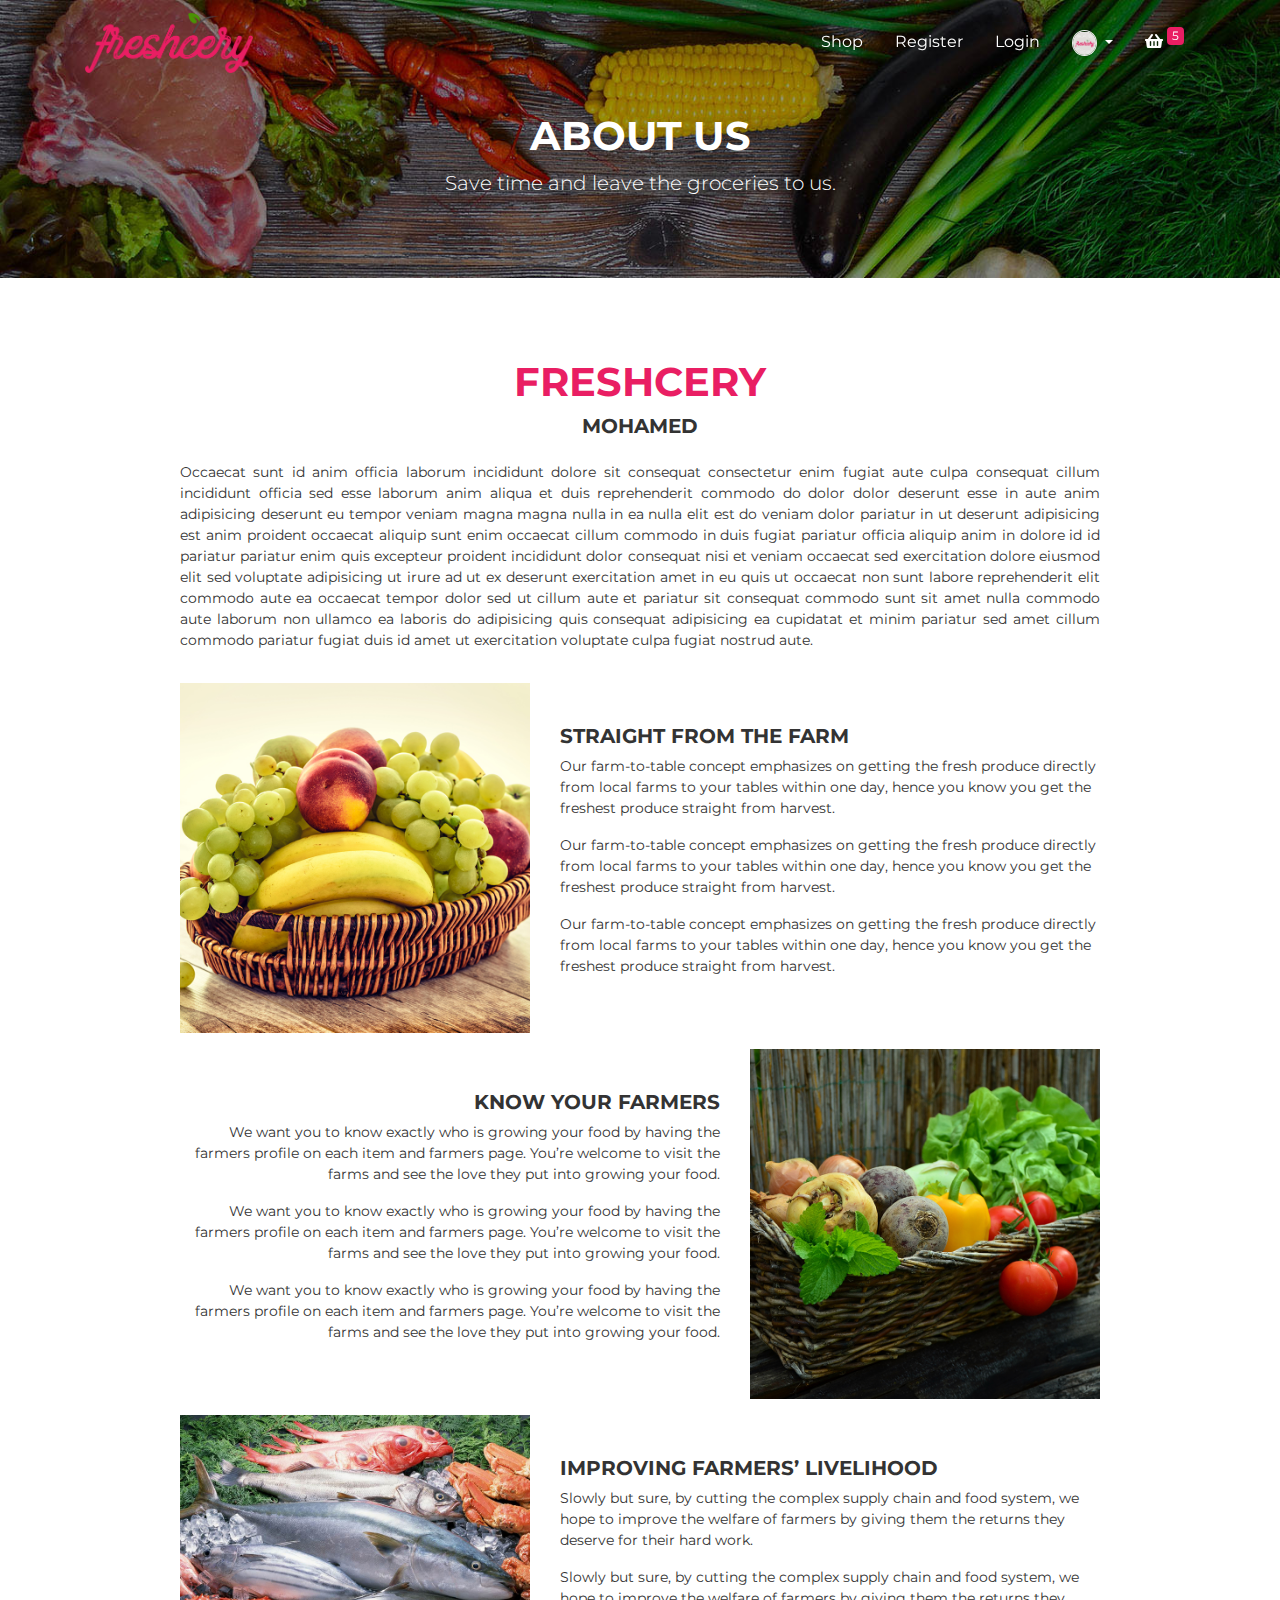
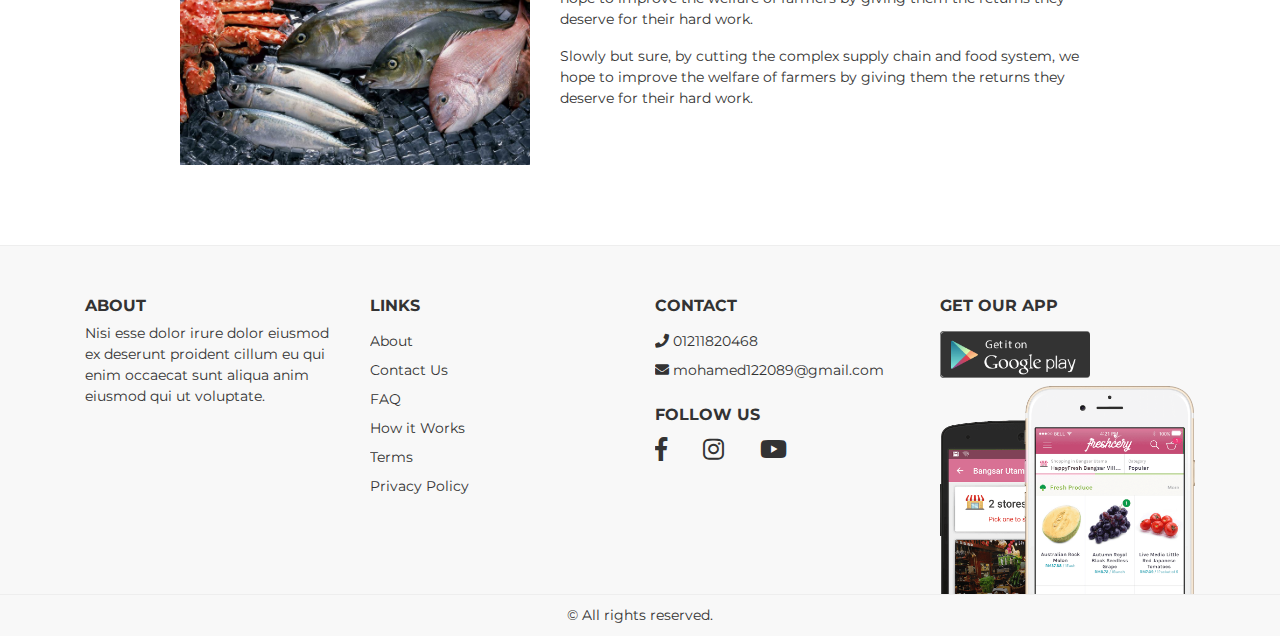
<file: about.html>
<!DOCTYPE html>
<html>
<head>
    <title>Freshcery </title>
    <meta charset="utf-8">
    <meta name="viewport" content="width=device-width, initial-scale=1.0">
    <link href="https://fonts.googleapis.com/css?family=Montserrat:400,700" rel="stylesheet" type="text/css">
    <link href="https://fonts.googleapis.com/css?family=Lato:400,700,400italic,700italic" rel="stylesheet" type="text/css">
    <link href="assets/fonts/sb-bistro/sb-bistro.css" rel="stylesheet" type="text/css">
    <link href="assets/fonts/font-awesome/font-awesome.css" rel="stylesheet" type="text/css">

    <link rel="stylesheet" type="text/css" media="all" href="assets/packages/bootstrap/bootstrap.css">
    <link rel="stylesheet" type="text/css" media="all" href="assets/packages/o2system-ui/o2system-ui.css">
    <link rel="stylesheet" type="text/css" media="all" href="assets/packages/owl-carousel/owl-carousel.css">
    <link rel="stylesheet" type="text/css" media="all" href="assets/packages/cloudzoom/cloudzoom.css">
    <link rel="stylesheet" type="text/css" media="all" href="assets/packages/thumbelina/thumbelina.css">
    <link rel="stylesheet" type="text/css" media="all" href="assets/packages/bootstrap-touchspin/bootstrap-touchspin.css">
    <link rel="stylesheet" type="text/css" media="all" href="assets/css/theme.css">

</head>
<body>
    <div class="page-header">
        <!--=============== Navbar ===============-->
        <nav class="navbar fixed-top navbar-expand-md navbar-dark bg-transparent" id="page-navigation">
            <div class="container">
                <!-- Navbar Brand -->
                <a href="index.html" class="navbar-brand">
                    <img src="assets/img/logo/logo.png" alt="">
                </a>

                <!-- Toggle Button -->
                <button class="navbar-toggler" type="button" data-toggle="collapse" data-target="#navbarcollapse" aria-controls="navbarCollapse" aria-expanded="false" aria-label="Toggle navigation">
                    <span class="navbar-toggler-icon"></span>
                </button>

                <div class="collapse navbar-collapse" id="navbarcollapse">
                    <!-- Navbar Menu -->
                    <ul class="navbar-nav ml-auto">
                        <li class="nav-item">
                            <a href="shop.html" class="nav-link">Shop</a>
                        </li>
                        <li class="nav-item">
                            <a href="register.html" class="nav-link">Register</a>
                        </li>
                        <li class="nav-item">
                            <a href="login.html" class="nav-link">Login</a>
                        </li>
                        <li class="nav-item dropdown">
                            <a class="nav-link dropdown-toggle" href="javascript:void(0)" id="navbarDropdown" role="button" data-toggle="dropdown" aria-haspopup="true" aria-expanded="false">
                                <div class="avatar-header"><img src="assets/img/logo/avatar.jpg"></div> 
                            </a>
                            <div class="dropdown-menu" aria-labelledby="navbarDropdown">
                                <a class="dropdown-item" href="transaction.html">Transactions History</a>
                                <a class="dropdown-item" href="setting.html">Settings</a>
                            </div>
                          </li>
                        <li class="nav-item dropdown">
                            <a href="javascript:void(0)" class="nav-link dropdown-toggle" data-toggle="dropdown" aria-haspopup="true" aria-expanded="false">
                                <i class="fa fa-shopping-basket"></i> <span class="badge badge-primary">5</span>
                            </a>
                            <div class="dropdown-menu shopping-cart">
                                <ul>
                                    <li>
                                        <div class="drop-title">Your Cart</div>
                                    </li>
                                    <li>
                                        <div class="shopping-cart-list">
                                            <div class="media">
                                                <img class="d-flex mr-3" src="assets/img/logo/avatar.jpg" width="60">
                                                <div class="media-body">
                                                    <h5><a href="javascript:void(0)">Carrot</a></h5>
                                                    <p class="price">
                                                        <span class="discount text-muted">EGP. 700.000</span>
                                                        <span>EGP. 100.000</span>
                                                    </p>
                                                    <p class="text-muted">Qty: 1</p>
                                                </div>
                                            </div>
                                            <div class="media">
                                                <img class="d-flex mr-3" src="assets/img/logo/avatar.jpg" width="60">
                                                <div class="media-body">
                                                    <h5><a href="javascript:void(0)">Carrot</a></h5>
                                                    <p class="price">
                                                        <span class="discount text-muted">EGP. 700.000</span>
                                                        <span>EGP. 100.000</span>
                                                    </p>
                                                    <p class="text-muted">Qty: 1</p>
                                                </div>
                                            </div>
                                            <div class="media">
                                                <img class="d-flex mr-3" src="assets/img/logo/avatar.jpg" width="60">
                                                <div class="media-body">
                                                    <h5><a href="javascript:void(0)">Carrot</a></h5>
                                                    <p class="price">
                                                        <span class="discount text-muted">EGP. 700.000</span>
                                                        <span>EGP. 100.000</span>
                                                    </p>
                                                    <p class="text-muted">Qty: 1</p>
                                                </div>
                                            </div>
                                            <div class="media">
                                                <img class="d-flex mr-3" src="assets/img/logo/avatar.jpg" width="60">
                                                <div class="media-body">
                                                    <h5><a href="javascript:void(0)">Carrot</a></h5>
                                                    <p class="price">
                                                        <span class="discount text-muted">EGP. 700.000</span>
                                                        <span>EGP. 100.000</span>
                                                    </p>
                                                    <p class="text-muted">Qty: 1</p>
                                                </div>
                                            </div>
                                        </div>
                                    </li>
                                    <li>
                                        <div class="drop-title d-flex justify-content-between">
                                            <span>Total:</span>
                                            <span class="text-primary"><strong>EGP. 2000.000</strong></span>
                                        </div>
                                    </li>
                                    <li class="d-flex justify-content-between pl-3 pr-3 pt-3">
                                        <a href="cart.html" class="btn btn-default">View Cart</a>
                                        <a href="checkout.html" class="btn btn-primary">Checkout</a>
                                    </li>
                                </ul>
                            </div>
                        </li>
                    </ul>
                </div>

            </div>
        </nav>
    </div>
    <div id="page-content" class="page-content">
        <div class="banner">
            <div class="jumbotron jumbotron-bg text-center rounded-0" style="background-image: url('assets/img/bg-header.jpg');">
                <div class="container">
                    <h1 class="pt-5">
                        About Us
                    </h1>
                    <p class="lead">
                        Save time and leave the groceries to us.
                    </p>
                </div>
            </div>
        </div>

        <section class="bg-leaf">
            <div class="container">
                <div class="row justify-content-center">
                    <div class="col-md-8 text-center mb-3">
                        <h1 class="title text-uppercase mb-2">Freshcery</h1>
                        <h5>
                            MOHAMED
                        </h5>
                    </div>
                    <div class="col-md-10">
                        <p class="text-justify">
                            Occaecat sunt id anim officia laborum incididunt dolore sit consequat consectetur enim fugiat aute culpa consequat cillum incididunt officia sed esse laborum anim aliqua et duis reprehenderit commodo do dolor dolor deserunt esse in aute anim adipisicing deserunt eu tempor veniam magna magna nulla in ea nulla elit est do veniam dolor pariatur in ut deserunt adipisicing est anim proident occaecat aliquip sunt enim occaecat cillum commodo in duis fugiat pariatur officia aliquip anim in dolore id id pariatur pariatur enim quis excepteur proident incididunt dolor consequat nisi et veniam occaecat sed exercitation dolore eiusmod elit sed voluptate adipisicing ut irure ad ut ex deserunt exercitation amet in eu quis ut occaecat non sunt labore reprehenderit elit commodo aute ea occaecat tempor dolor sed ut cillum aute et pariatur sit consequat commodo sunt sit amet nulla commodo aute laborum non ullamco ea laboris do adipisicing quis consequat adipisicing ea cupidatat et minim pariatur sed amet cillum commodo pariatur fugiat duis id amet ut exercitation voluptate culpa fugiat nostrud aute.
                        </p>
                    </div>
                </div>

                <div class="row justify-content-center align-items-center mt-3">
                    <div class="col-md-4">
                        <img src="assets/img/fruits.jpg" class="img-fluid">
                    </div>
                    <div class="col-md-6">
                        <h5>
                            Straight from the Farm
                        </h5>
                        <p>
                            Our farm-to-table concept emphasizes on getting the fresh produce directly from local farms to your tables within one day, hence you know you get the freshest produce straight from harvest.
                        </p>
                        <p>
                            Our farm-to-table concept emphasizes on getting the fresh produce directly from local farms to your tables within one day, hence you know you get the freshest produce straight from harvest.
                        </p>
                        <p>
                            Our farm-to-table concept emphasizes on getting the fresh produce directly from local farms to your tables within one day, hence you know you get the freshest produce straight from harvest.
                        </p>
                    </div>
                </div>

                <div class="row justify-content-center align-items-center text-right mt-3">
                    <div class="col-md-6">
                        <h5>
                            Know Your Farmers
                        </h5>
                        <p>
                            We want you to know exactly who is growing your food by having the farmers profile on each item and farmers page. You’re welcome to visit the farms and see the love they put into growing your food.
                        </p>
                        <p>
                            We want you to know exactly who is growing your food by having the farmers profile on each item and farmers page. You’re welcome to visit the farms and see the love they put into growing your food.
                        </p>
                        <p>
                            We want you to know exactly who is growing your food by having the farmers profile on each item and farmers page. You’re welcome to visit the farms and see the love they put into growing your food.
                        </p>
                    </div>
                    <div class="col-md-4">
                        <img src="assets/img/vegetables.jpg" class="img-fluid">
                    </div>
                </div>

                <div class="row justify-content-center align-items-center mt-3">
                    <div class="col-md-4">
                        <img src="assets/img/fish.jpg" class="img-fluid">
                    </div>
                    <div class="col-md-6">
                        <h5>
                            Improving Farmers’ Livelihood
                        </h5>
                        <p>
                            Slowly but sure, by cutting the complex supply chain and food system, we hope to improve the welfare of farmers by giving them the returns they deserve for their hard work.
                        </p>
                        <p>
                            Slowly but sure, by cutting the complex supply chain and food system, we hope to improve the welfare of farmers by giving them the returns they deserve for their hard work.
                        </p>
                        <p>
                            Slowly but sure, by cutting the complex supply chain and food system, we hope to improve the welfare of farmers by giving them the returns they deserve for their hard work.
                        </p>
                    </div>
                </div>
            </div>
        </section>
    </div>
    <footer>
        <div class="container">
            <div class="row">
                <div class="col-md-3">
                    <h5>About</h5>
                    <p>Nisi esse dolor irure dolor eiusmod ex deserunt proident cillum eu qui enim occaecat sunt aliqua anim eiusmod qui ut voluptate.</p>
                </div>
                <div class="col-md-3">
                    <h5>Links</h5>
                    <ul>
                        <li>
                            <a href="about.html">About</a>
                        </li>
                        <li>
                            <a href="contact.html">Contact Us</a>
                        </li>
                        <li>
                            <a href="faq.html">FAQ</a>
                        </li>
                        <li>
                            <a href="javascript:void(0)">How it Works</a>
                        </li>
                        <li>
                            <a href="terms.html">Terms</a>
                        </li>
                        <li>
                            <a href="privacy.html">Privacy Policy</a>
                        </li>
                    </ul>
                </div>
                <div class="col-md-3">
                     <h5>Contact</h5>
                     <ul>
                         <li>
                            <a href="tel:+201211820468"><i class="fa fa-phone"></i> 01211820468</a>
                        </li>
                        <li>
                            <a href="mailto:mohamed122089@gmail.com"><i class="fa fa-envelope"></i> mohamed122089@gmail.com</a>
                         </li>
                     </ul>

                     <h5>Follow Us</h5>
                     <ul class="social">
                         <li>
                            <a href="javascript:void(0)" target="_blank"><i class="fab fa-facebook-f"></i></a>
                         </li>
                         <li>
                            <a href="javascript:void(0)" target="_blank"><i class="fab fa-instagram"></i></a>
                         </li>
                         <li>
                            <a href="javascript:void(0)" target="_blank"><i class="fab fa-youtube"></i></a>
                         </li>
                     </ul>
                </div>
                <div class="col-md-3">
                     <h5>Get Our App</h5>
                     <ul class="mb-0">
                         <li class="download-app">
                             <a href="#"><img src="assets/img/playstore.png"></a>
                         </li>
                         <li style="height: 200px">
                             <div class="mockup">
                                 <img src="assets/img/mockup.png">
                             </div>
                         </li>
                     </ul>
                </div>
            </div>
        </div>
        <p class="copyright">&copy; All rights reserved.</p>
    </footer>

    <script type="text/javascript" src="assets/js/jquery.js"></script>
    <script type="text/javascript" src="assets/js/jquery-migrate.js"></script>
    <script type="text/javascript" src="assets/packages/bootstrap/libraries/popper.js"></script>
    <script type="text/javascript" src="assets/packages/bootstrap/bootstrap.js"></script>
    <script type="text/javascript" src="assets/packages/o2system-ui/o2system-ui.js"></script>
    <script type="text/javascript" src="assets/packages/owl-carousel/owl-carousel.js"></script>
    <script type="text/javascript" src="assets/packages/cloudzoom/cloudzoom.js"></script>
    <script type="text/javascript" src="assets/packages/thumbelina/thumbelina.js"></script>
    <script type="text/javascript" src="assets/packages/bootstrap-touchspin/bootstrap-touchspin.js"></script>
    <script type="text/javascript" src="assets/js/theme.js"></script>
</body>
</html>
</file>
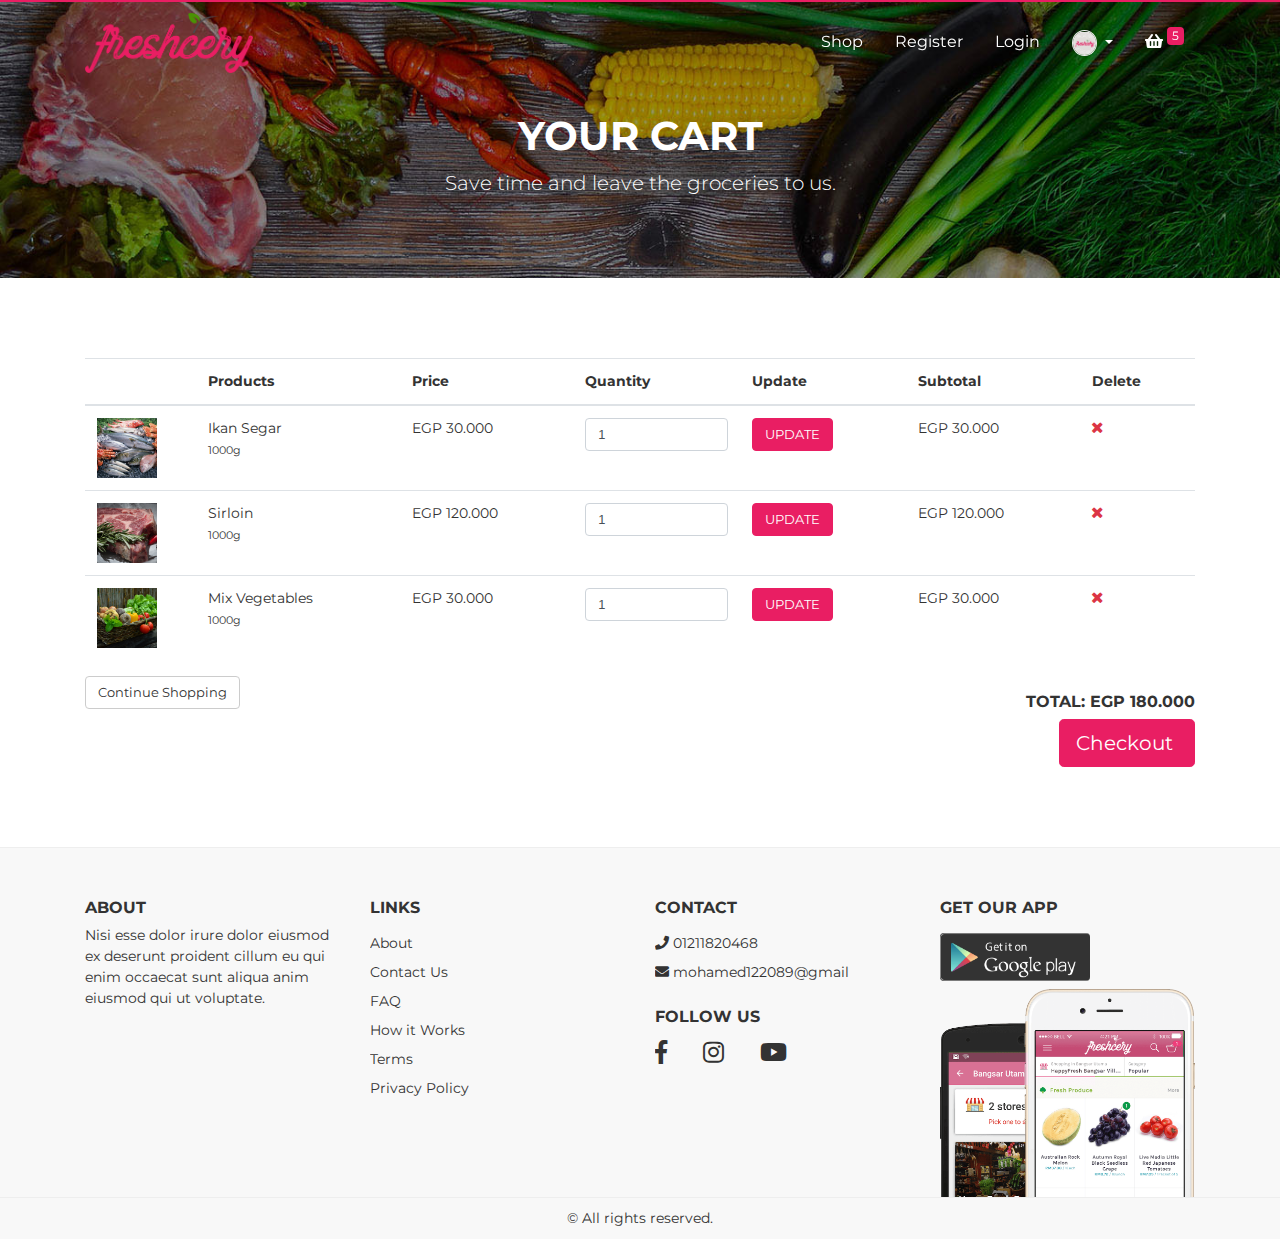
<file: cart.html>
<!DOCTYPE html>
<html>
<head>
    <title>Freshcery </title>
    <meta charset="utf-8">
    <meta name="viewport" content="width=device-width, initial-scale=1.0">
    <link href="https://fonts.googleapis.com/css?family=Montserrat:400,700" rel="stylesheet" type="text/css">
    <link href="https://fonts.googleapis.com/css?family=Lato:400,700,400italic,700italic" rel="stylesheet" type="text/css">
    <link href="assets/fonts/sb-bistro/sb-bistro.css" rel="stylesheet" type="text/css">
    <link href="assets/fonts/font-awesome/font-awesome.css" rel="stylesheet" type="text/css">

    <link rel="stylesheet" type="text/css" media="all" href="assets/packages/bootstrap/bootstrap.css">
    <link rel="stylesheet" type="text/css" media="all" href="assets/packages/o2system-ui/o2system-ui.css">
    <link rel="stylesheet" type="text/css" media="all" href="assets/packages/owl-carousel/owl-carousel.css">
    <link rel="stylesheet" type="text/css" media="all" href="assets/packages/cloudzoom/cloudzoom.css">
    <link rel="stylesheet" type="text/css" media="all" href="assets/packages/thumbelina/thumbelina.css">
    <link rel="stylesheet" type="text/css" media="all" href="assets/packages/bootstrap-touchspin/bootstrap-touchspin.css">
    <link rel="stylesheet" type="text/css" media="all" href="assets/css/theme.css">

</head>
<body>
    <div class="page-header">
        <!--=============== Navbar ===============-->
        <nav class="navbar fixed-top navbar-expand-md navbar-dark bg-transparent" id="page-navigation">
            <div class="container">
                <!-- Navbar Brand -->
                <a href="index.html" class="navbar-brand">
                    <img src="assets/img/logo/logo.png" alt="">
                </a>

                <!-- Toggle Button -->
                <button class="navbar-toggler" type="button" data-toggle="collapse" data-target="#navbarcollapse" aria-controls="navbarCollapse" aria-expanded="false" aria-label="Toggle navigation">
                    <span class="navbar-toggler-icon"></span>
                </button>

                <div class="collapse navbar-collapse" id="navbarcollapse">
                    <!-- Navbar Menu -->
                    <ul class="navbar-nav ml-auto">
                        <li class="nav-item">
                            <a href="shop.html" class="nav-link">Shop</a>
                        </li>
                        <li class="nav-item">
                            <a href="register.html" class="nav-link">Register</a>
                        </li>
                        <li class="nav-item">
                            <a href="login.html" class="nav-link">Login</a>
                        </li>
                        <li class="nav-item dropdown">
                            <a class="nav-link dropdown-toggle" href="javascript:void(0)" id="navbarDropdown" role="button" data-toggle="dropdown" aria-haspopup="true" aria-expanded="false">
                                <div class="avatar-header"><img src="assets/img/logo/avatar.jpg"></div> 
                            </a>
                            <div class="dropdown-menu" aria-labelledby="navbarDropdown">
                                <a class="dropdown-item" href="transaction.html">Transactions History</a>
                                <a class="dropdown-item" href="setting.html">Settings</a>
                            </div>
                          </li>
                        <li class="nav-item dropdown">
                            <a href="javascript:void(0)" class="nav-link dropdown-toggle" data-toggle="dropdown" aria-haspopup="true" aria-expanded="false">
                                <i class="fa fa-shopping-basket"></i> <span class="badge badge-primary">5</span>
                            </a>
                            <div class="dropdown-menu shopping-cart">
                                <ul>
                                    <li>
                                        <div class="drop-title">Your Cart</div>
                                    </li>
                                    <li>
                                        <div class="shopping-cart-list">
                                            <div class="media">
                                                <img class="d-flex mr-3" src="assets/img/logo/avatar.jpg" width="60">
                                                <div class="media-body">
                                                    <h5><a href="javascript:void(0)">Carrot</a></h5>
                                                    <p class="price">
                                                        <span class="discount text-muted">EGP. 700.000</span>
                                                        <span>EGP. 100.000</span>
                                                    </p>
                                                    <p class="text-muted">Qty: 1</p>
                                                </div>
                                            </div>
                                            <div class="media">
                                                <img class="d-flex mr-3" src="assets/img/logo/avatar.jpg" width="60">
                                                <div class="media-body">
                                                    <h5><a href="javascript:void(0)">Carrot</a></h5>
                                                    <p class="price">
                                                        <span class="discount text-muted">EGP. 700.000</span>
                                                        <span>EGP. 100.000</span>
                                                    </p>
                                                    <p class="text-muted">Qty: 1</p>
                                                </div>
                                            </div>
                                            <div class="media">
                                                <img class="d-flex mr-3" src="assets/img/logo/avatar.jpg" width="60">
                                                <div class="media-body">
                                                    <h5><a href="javascript:void(0)">Carrot</a></h5>
                                                    <p class="price">
                                                        <span class="discount text-muted">EGP. 700.000</span>
                                                        <span>EGP. 100.000</span>
                                                    </p>
                                                    <p class="text-muted">Qty: 1</p>
                                                </div>
                                            </div>
                                            <div class="media">
                                                <img class="d-flex mr-3" src="assets/img/logo/avatar.jpg" width="60">
                                                <div class="media-body">
                                                    <h5><a href="javascript:void(0)">Carrot</a></h5>
                                                    <p class="price">
                                                        <span class="discount text-muted">EGP. 700.000</span>
                                                        <span>EGP. 100.000</span>
                                                    </p>
                                                    <p class="text-muted">Qty: 1</p>
                                                </div>
                                            </div>
                                        </div>
                                    </li>
                                    <li>
                                        <div class="drop-title d-flex justify-content-between">
                                            <span>Total:</span>
                                            <span class="text-primary"><strong>EGP. 2000.000</strong></span>
                                        </div>
                                    </li>
                                    <li class="d-flex justify-content-between pl-3 pr-3 pt-3">
                                        <a href="cart.html" class="btn btn-default">View Cart</a>
                                        <a href="checkout.html" class="btn btn-primary">Checkout</a>
                                    </li>
                                </ul>
                            </div>
                        </li>
                    </ul>
                </div>

            </div>
        </nav>
    </div>
    <div id="page-content" class="page-content">
        <div class="banner">
            <div class="jumbotron jumbotron-bg text-center rounded-0" style="background-image: url('assets/img/bg-header.jpg');">
                <div class="container">
                    <h1 class="pt-5">
                        Your Cart
                    </h1>
                    <p class="lead">
                        Save time and leave the groceries to us.
                    </p>
                </div>
            </div>
        </div>

        <section id="cart">
            <div class="container">
                <div class="row">
                    <div class="col-md-12">
                        <div class="table-responsive">
                            <table class="table">
                                <thead>
                                    <tr>
                                        <th width="10%"></th>
                                        <th>Products</th>
                                        <th>Price</th>
                                        <th width="15%">Quantity</th>
                                        <th width="15%">Update</th>
                                        <th>Subtotal</th>
                                        <th>Delete</th>
                                    </tr>
                                </thead>
                                <tbody>
                                    <tr>
                                        <td>
                                            <img src="assets/img/fish.jpg" width="60">
                                        </td>
                                        <td>
                                            Ikan Segar<br>
                                            <small>1000g</small>
                                        </td>
                                        <td>
                                            EGP 30.000
                                        </td>
                                        <td>
                                            <input class="form-control" type="number" min="1" data-bts-button-down-class="btn btn-primary" data-bts-button-up-class="btn btn-primary" value="1" name="vertical-spin">
                                        </td>
                                        <td>
                                            <a href="#" class="btn btn-primary">UPDATE</a>
                                        </td>
                                        <td>
                                            EGP 30.000
                                        </td>
                                        <td>
                                            <a href="javasript:void" class="text-danger"><i class="fa fa-times"></i></a>
                                        </td>
                                    </tr>
                                    <tr>
                                        <td>
                                            <img src="assets/img/meats.jpg" width="60">
                                        </td>
                                        <td>
                                            Sirloin<br>
                                            <small>1000g</small>
                                        </td>
                                        <td>
                                            EGP 120.000
                                        </td>
                                        <td>
                                            <input class="form-control" type="number" min="1" data-bts-button-down-class="btn btn-primary" data-bts-button-up-class="btn btn-primary" value="1" name="vertical-spin">
                                        </td>
                                        <td>
                                            <a href="#" class="btn btn-primary">UPDATE</a>
                                        </td>
                                        <td>
                                            EGP 120.000
                                        </td>
                                        <td>
                                            <a href="javasript:void" class="text-danger"><i class="fa fa-times"></i></a>
                                        </td>
                                    </tr>
                                    <tr>
                                        <td>
                                            <img src="assets/img/vegetables.jpg" width="60">
                                        </td>
                                        <td>
                                            Mix Vegetables<br>
                                            <small>1000g</small>
                                        </td>
                                        <td>
                                            EGP 30.000
                                        </td>
                                        <td>
                                            <input class="form-control" type="number" min="1" data-bts-button-down-class="btn btn-primary" data-bts-button-up-class="btn btn-primary" value="1" name="vertical-spin">
                                        </td>
                                        <td>
                                            <a href="#" class="btn btn-primary">UPDATE</a>
                                        </td>
                                        <td>
                                            EGP 30.000
                                        </td>
                                        <td>
                                            <a href="javasript:void" class="text-danger"><i class="fa fa-times"></i></a>
                                        </td>
                                    </tr>
                                </tbody>
                            </table>
                        </div>
                    </div>
                    <div class="col">
                        <a href="shop.html" class="btn btn-default">Continue Shopping</a>
                    </div>
                    <div class="col text-right">
                   
                        <div class="clearfix"></div>
                        <h6 class="mt-3">Total: EGP 180.000</h6>
                        <a href="checkout.html" class="btn btn-lg btn-primary">Checkout <i class="fa fa-long-arrow-right"></i></a>
                    </div>
                </div>
            </div>
        </section>
    </div>
    <footer>
        <div class="container">
            <div class="row">
                <div class="col-md-3">
                    <h5>About</h5>
                    <p>Nisi esse dolor irure dolor eiusmod ex deserunt proident cillum eu qui enim occaecat sunt aliqua anim eiusmod qui ut voluptate.</p>
                </div>
                <div class="col-md-3">
                    <h5>Links</h5>
                    <ul>
                        <li>
                            <a href="about.html">About</a>
                        </li>
                        <li>
                            <a href="contact.html">Contact Us</a>
                        </li>
                        <li>
                            <a href="faq.html">FAQ</a>
                        </li>
                        <li>
                            <a href="javascript:void(0)">How it Works</a>
                        </li>
                        <li>
                            <a href="terms.html">Terms</a>
                        </li>
                        <li>
                            <a href="privacy.html">Privacy Policy</a>
                        </li>
                    </ul>
                </div>
                <div class="col-md-3">
                     <h5>Contact</h5>
                     <ul>
                         <li>
                            <a href="tel:+201211820468"><i class="fa fa-phone"></i> 01211820468</a>
                        </li>
                        <li>
                            <a href="mailto:mohamed122089@gmail.com"><i class="fa fa-envelope"></i> mohamed122089@gmail</a>
                         </li>
                     </ul>

                     <h5>Follow Us</h5>
                     <ul class="social">
                         <li>
                            <a href="javascript:void(0)" target="_blank"><i class="fab fa-facebook-f"></i></a>
                         </li>
                         <li>
                            <a href="javascript:void(0)" target="_blank"><i class="fab fa-instagram"></i></a>
                         </li>
                         <li>
                            <a href="javascript:void(0)" target="_blank"><i class="fab fa-youtube"></i></a>
                         </li>
                     </ul>
                </div>
                <div class="col-md-3">
                     <h5>Get Our App</h5>
                     <ul class="mb-0">
                         <li class="download-app">
                             <a href="#"><img src="assets/img/playstore.png"></a>
                         </li>
                         <li style="height: 200px">
                             <div class="mockup">
                                 <img src="assets/img/mockup.png">
                             </div>
                         </li>
                     </ul>
                </div>
            </div>
        </div>
        <p class="copyright">&copy; All rights reserved.</p>
    </footer>

    <script type="text/javascript" src="assets/js/jquery.js"></script>
    <script type="text/javascript" src="assets/js/jquery-migrate.js"></script>
    <script type="text/javascript" src="assets/packages/bootstrap/libraries/popper.js"></script>
    <script type="text/javascript" src="assets/packages/bootstrap/bootstrap.js"></script>
    <script type="text/javascript" src="assets/packages/o2system-ui/o2system-ui.js"></script>
    <script type="text/javascript" src="assets/packages/owl-carousel/owl-carousel.js"></script>
    <script type="text/javascript" src="assets/packages/cloudzoom/cloudzoom.js"></script>
    <script type="text/javascript" src="assets/packages/thumbelina/thumbelina.js"></script>
    <script type="text/javascript" src="assets/packages/bootstrap-touchspin/bootstrap-touchspin.js"></script>
    <script type="text/javascript" src="assets/js/theme.js"></script>

    <script>
        $(document).ready(function() {
            $(".form-control").keyup(function(){
                var value = $(this).val();
                value = value.replace(/^(0*)/,"");
                $(this).val(1);
            });

        })
    </script>
</body>
</html>
</file>
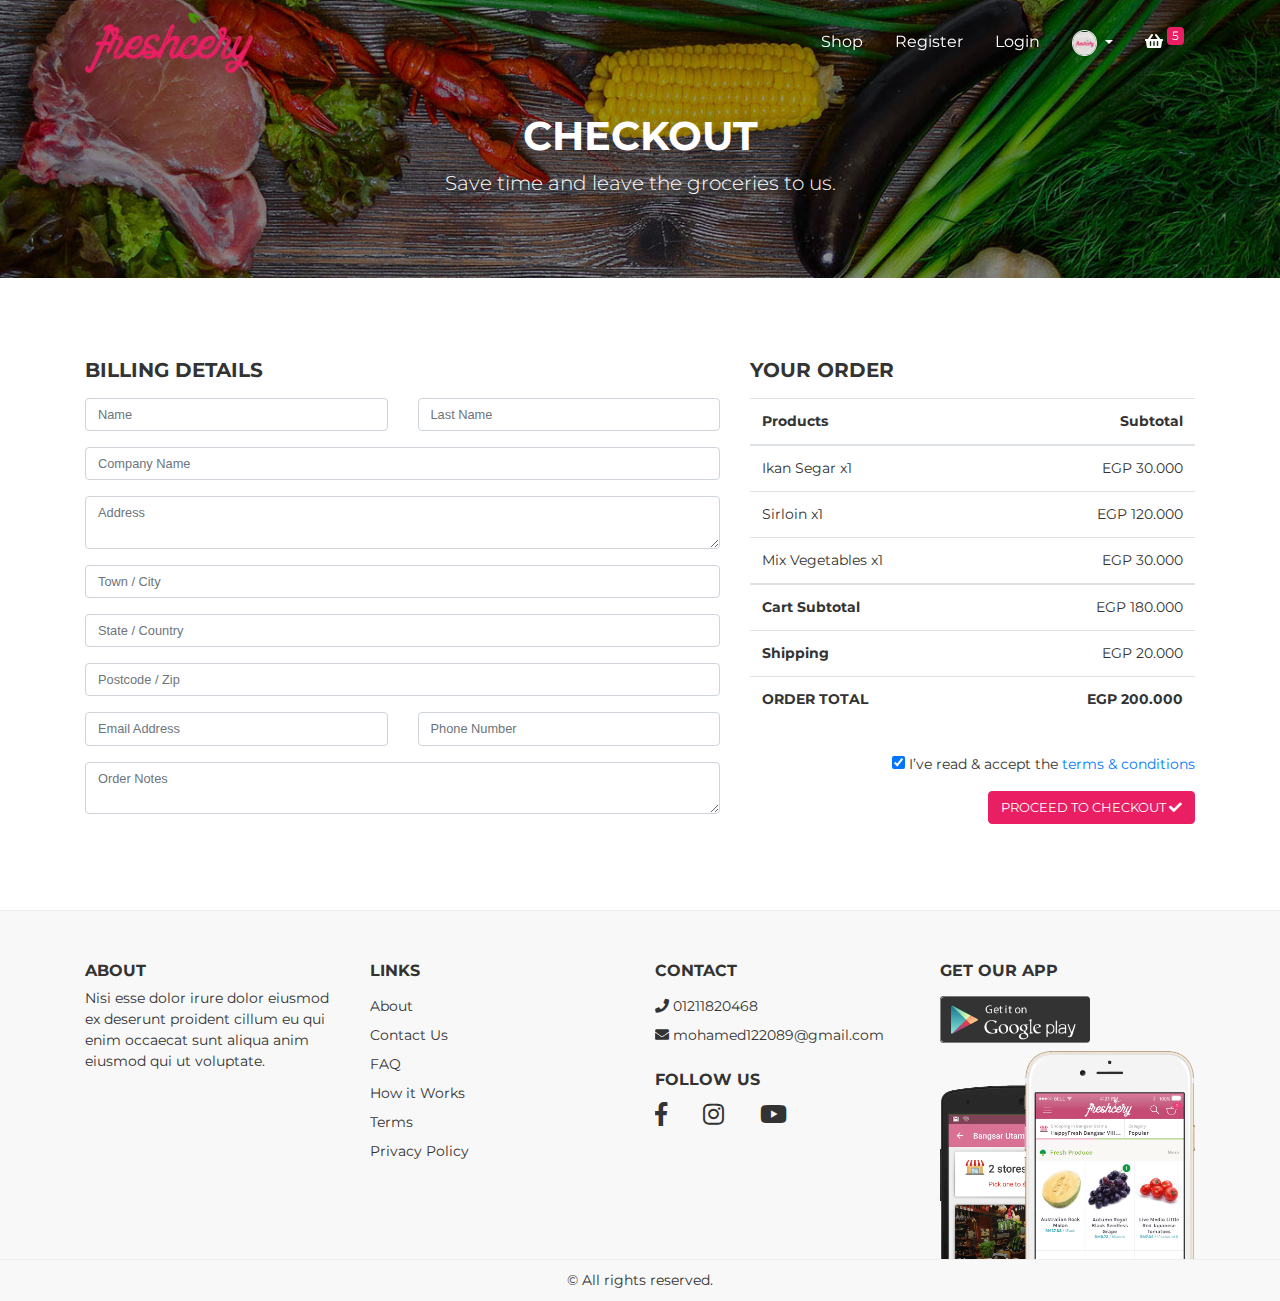
<file: checkout.html>
<!DOCTYPE html>
<html>
<head>
    <title>Freshcery </title>
    <meta charset="utf-8">
    <meta name="viewport" content="width=device-width, initial-scale=1.0">
    <link href="https://fonts.googleapis.com/css?family=Montserrat:400,700" rel="stylesheet" type="text/css">
    <link href="https://fonts.googleapis.com/css?family=Lato:400,700,400italic,700italic" rel="stylesheet" type="text/css">
    <link href="assets/fonts/sb-bistro/sb-bistro.css" rel="stylesheet" type="text/css">
    <link href="assets/fonts/font-awesome/font-awesome.css" rel="stylesheet" type="text/css">

    <link rel="stylesheet" type="text/css" media="all" href="assets/packages/bootstrap/bootstrap.css">
    <link rel="stylesheet" type="text/css" media="all" href="assets/packages/o2system-ui/o2system-ui.css">
    <link rel="stylesheet" type="text/css" media="all" href="assets/packages/owl-carousel/owl-carousel.css">
    <link rel="stylesheet" type="text/css" media="all" href="assets/packages/cloudzoom/cloudzoom.css">
    <link rel="stylesheet" type="text/css" media="all" href="assets/packages/thumbelina/thumbelina.css">
    <link rel="stylesheet" type="text/css" media="all" href="assets/packages/bootstrap-touchspin/bootstrap-touchspin.css">
    <link rel="stylesheet" type="text/css" media="all" href="assets/css/theme.css">

</head>
<body>
    <div class="page-header">
        <!--=============== Navbar ===============-->
        <nav class="navbar fixed-top navbar-expand-md navbar-dark bg-transparent" id="page-navigation">
            <div class="container">
                <!-- Navbar Brand -->
                <a href="index.html" class="navbar-brand">
                    <img src="assets/img/logo/logo.png" alt="">
                </a>

                <!-- Toggle Button -->
                <button class="navbar-toggler" type="button" data-toggle="collapse" data-target="#navbarcollapse" aria-controls="navbarCollapse" aria-expanded="false" aria-label="Toggle navigation">
                    <span class="navbar-toggler-icon"></span>
                </button>

                <div class="collapse navbar-collapse" id="navbarcollapse">
                    <!-- Navbar Menu -->
                    <ul class="navbar-nav ml-auto">
                        <li class="nav-item">
                            <a href="shop.html" class="nav-link">Shop</a>
                        </li>
                        <li class="nav-item">
                            <a href="register.html" class="nav-link">Register</a>
                        </li>
                        <li class="nav-item">
                            <a href="login.html" class="nav-link">Login</a>
                        </li>
                        <li class="nav-item dropdown">
                            <a class="nav-link dropdown-toggle" href="javascript:void(0)" id="navbarDropdown" role="button" data-toggle="dropdown" aria-haspopup="true" aria-expanded="false">
                                <div class="avatar-header"><img src="assets/img/logo/avatar.jpg"></div> 
                            </a>
                            <div class="dropdown-menu" aria-labelledby="navbarDropdown">
                                <a class="dropdown-item" href="transaction.html">Transactions History</a>
                                <a class="dropdown-item" href="setting.html">Settings</a>
                            </div>
                          </li>
                        <li class="nav-item dropdown">
                            <a href="javascript:void(0)" class="nav-link dropdown-toggle" data-toggle="dropdown" aria-haspopup="true" aria-expanded="false">
                                <i class="fa fa-shopping-basket"></i> <span class="badge badge-primary">5</span>
                            </a>
                            <div class="dropdown-menu shopping-cart">
                                <ul>
                                    <li>
                                        <div class="drop-title">Your Cart</div>
                                    </li>
                                    <li>
                                        <div class="shopping-cart-list">
                                            <div class="media">
                                                <img class="d-flex mr-3" src="assets/img/logo/avatar.jpg" width="60">
                                                <div class="media-body">
                                                    <h5><a href="javascript:void(0)">Carrot</a></h5>
                                                    <p class="price">
                                                        <span class="discount text-muted">EGP. 700.000</span>
                                                        <span>EGP. 100.000</span>
                                                    </p>
                                                    <p class="text-muted">Qty: 1</p>
                                                </div>
                                            </div>
                                            <div class="media">
                                                <img class="d-flex mr-3" src="assets/img/logo/avatar.jpg" width="60">
                                                <div class="media-body">
                                                    <h5><a href="javascript:void(0)">Carrot</a></h5>
                                                    <p class="price">
                                                        <span class="discount text-muted">EGP. 700.000</span>
                                                        <span>EGP. 100.000</span>
                                                    </p>
                                                    <p class="text-muted">Qty: 1</p>
                                                </div>
                                            </div>
                                            <div class="media">
                                                <img class="d-flex mr-3" src="assets/img/logo/avatar.jpg" width="60">
                                                <div class="media-body">
                                                    <h5><a href="javascript:void(0)">Carrot</a></h5>
                                                    <p class="price">
                                                        <span class="discount text-muted">EGP. 700.000</span>
                                                        <span>EGP. 100.000</span>
                                                    </p>
                                                    <p class="text-muted">Qty: 1</p>
                                                </div>
                                            </div>
                                            <div class="media">
                                                <img class="d-flex mr-3" src="assets/img/logo/avatar.jpg" width="60">
                                                <div class="media-body">
                                                    <h5><a href="javascript:void(0)">Carrot</a></h5>
                                                    <p class="price">
                                                        <span class="discount text-muted">EGP. 700.000</span>
                                                        <span>EGP. 100.000</span>
                                                    </p>
                                                    <p class="text-muted">Qty: 1</p>
                                                </div>
                                            </div>
                                        </div>
                                    </li>
                                    <li>
                                        <div class="drop-title d-flex justify-content-between">
                                            <span>Total:</span>
                                            <span class="text-primary"><strong>EGP. 2000.000</strong></span>
                                        </div>
                                    </li>
                                    <li class="d-flex justify-content-between pl-3 pr-3 pt-3">
                                        <a href="cart.html" class="btn btn-default">View Cart</a>
                                        <a href="checkout.html" class="btn btn-primary">Checkout</a>
                                    </li>
                                </ul>
                            </div>
                        </li>
                    </ul>
                </div>

            </div>
        </nav>
    </div>
    <div id="page-content" class="page-content">
        <div class="banner">
            <div class="jumbotron jumbotron-bg text-center rounded-0" style="background-image: url('assets/img/bg-header.jpg');">
                <div class="container">
                    <h1 class="pt-5">
                        Checkout
                    </h1>
                    <p class="lead">
                        Save time and leave the groceries to us.
                    </p>
                </div>
            </div>
        </div>

        <section id="checkout">
            <div class="container">
                <div class="row">
                    <div class="col-xs-12 col-sm-7">
                        <h5 class="mb-3">BILLING DETAILS</h5>
                        <!-- Bill Detail of the Page -->
                        <form action="#" class="bill-detail">
                            <fieldset>
                                <div class="form-group row">
                                    <div class="col">
                                        <input class="form-control" placeholder="Name" type="text">
                                    </div>
                                    <div class="col">
                                        <input class="form-control" placeholder="Last Name" type="text">
                                    </div>
                                </div>
                                <div class="form-group">
                                    <input class="form-control" placeholder="Company Name" type="text">
                                </div>
                                <div class="form-group">
                                    <textarea class="form-control" placeholder="Address"></textarea>
                                </div>
                                <div class="form-group">
                                    <input class="form-control" placeholder="Town / City" type="text">
                                </div>
                                <div class="form-group">
                                    <input class="form-control" placeholder="State / Country" type="text">
                                </div>
                                <div class="form-group">
                                    <input class="form-control" placeholder="Postcode / Zip" type="text">
                                </div>
                                <div class="form-group row">
                                    <div class="col">
                                        <input class="form-control" placeholder="Email Address" type="email">
                                    </div>
                                    <div class="col">
                                        <input class="form-control" placeholder="Phone Number" type="tel">
                                    </div>
                                </div>
                              
                                <div class="form-group">
                                    <textarea class="form-control" placeholder="Order Notes"></textarea>
                                </div>
                            </fieldset>
                        </form>
                        <!-- Bill Detail of the Page end -->
                    </div>
                    <div class="col-xs-12 col-sm-5">
                        <div class="holder">
                            <h5 class="mb-3">YOUR ORDER</h5>
                            <div class="table-responsive">
                                <table class="table">
                                    <thead>
                                        <tr>
                                            <th>Products</th>
                                            <th class="text-right">Subtotal</th>
                                        </tr>
                                    </thead>
                                    <tbody>
                                        <tr>
                                            <td>
                                                Ikan Segar x1
                                            </td>
                                            <td class="text-right">
                                                EGP 30.000
                                            </td>
                                        </tr>
                                        <tr>
                                            <td>
                                                Sirloin x1
                                            </td>
                                            <td class="text-right">
                                                EGP 120.000
                                            </td>
                                        </tr>
                                        <tr>
                                            <td>
                                                Mix Vegetables x1
                                            </td>
                                            <td class="text-right">
                                                EGP 30.000
                                            </td>
                                        </tr>
                                    </tbody>
                                    <tfooter>
                                        <tr>
                                            <td>
                                                <strong>Cart Subtotal</strong>
                                            </td>
                                            <td class="text-right">
                                                EGP 180.000
                                            </td>
                                        </tr>
                                        <tr>
                                            <td>
                                                <strong>Shipping</strong>
                                            </td>
                                            <td class="text-right">
                                                EGP 20.000
                                            </td>
                                        </tr>
                                        <tr>
                                            <td>
                                                <strong>ORDER TOTAL</strong>
                                            </td>
                                            <td class="text-right">
                                                <strong>EGP 200.000</strong>
                                            </td>
                                        </tr>
                                    </tfooter>
                                </table>
                            </div>

                         
                        </div>
                        <p class="text-right mt-3">
                            <input checked="" type="checkbox"> I’ve read &amp; accept the <a href="#">terms &amp; conditions</a>
                        </p>
                        <a href="#" class="btn btn-primary float-right">PROCEED TO CHECKOUT <i class="fa fa-check"></i></a>
                        <div class="clearfix">
                    </div>
                </div>
            </div>
        </section>
    </div>
    <footer>
        <div class="container">
            <div class="row">
                <div class="col-md-3">
                    <h5>About</h5>
                    <p>Nisi esse dolor irure dolor eiusmod ex deserunt proident cillum eu qui enim occaecat sunt aliqua anim eiusmod qui ut voluptate.</p>
                </div>
                <div class="col-md-3">
                    <h5>Links</h5>
                    <ul>
                        <li>
                            <a href="about.html">About</a>
                        </li>
                        <li>
                            <a href="contact.html">Contact Us</a>
                        </li>
                        <li>
                            <a href="faq.html">FAQ</a>
                        </li>
                        <li>
                            <a href="javascript:void(0)">How it Works</a>
                        </li>
                        <li>
                            <a href="terms.html">Terms</a>
                        </li>
                        <li>
                            <a href="privacy.html">Privacy Policy</a>
                        </li>
                    </ul>
                </div>
                <div class="col-md-3">
                     <h5>Contact</h5>
                     <ul>
                         <li>
                            <a href="tel:+201211820468"><i class="fa fa-phone"></i> 01211820468</a>
                        </li>
                        <li>
                            <a href="mailto:mohamed122089@gmail.com"><i class="fa fa-envelope"></i> mohamed122089@gmail.com</a>
                         </li>
                     </ul>

                     <h5>Follow Us</h5>
                     <ul class="social">
                         <li>
                            <a href="javascript:void(0)" target="_blank"><i class="fab fa-facebook-f"></i></a>
                         </li>
                         <li>
                            <a href="javascript:void(0)" target="_blank"><i class="fab fa-instagram"></i></a>
                         </li>
                         <li>
                            <a href="javascript:void(0)" target="_blank"><i class="fab fa-youtube"></i></a>
                         </li>
                     </ul>
                </div>
                <div class="col-md-3">
                     <h5>Get Our App</h5>
                     <ul class="mb-0">
                         <li class="download-app">
                             <a href="#"><img src="assets/img/playstore.png"></a>
                         </li>
                         <li style="height: 200px">
                             <div class="mockup">
                                 <img src="assets/img/mockup.png">
                             </div>
                         </li>
                     </ul>
                </div>
            </div>
        </div>
        <p class="copyright">&copy; All rights reserved.</p>
    </footer>

    <script type="text/javascript" src="assets/js/jquery.js"></script>
    <script type="text/javascript" src="assets/js/jquery-migrate.js"></script>
    <script type="text/javascript" src="assets/packages/bootstrap/libraries/popper.js"></script>
    <script type="text/javascript" src="assets/packages/bootstrap/bootstrap.js"></script>
    <script type="text/javascript" src="assets/packages/o2system-ui/o2system-ui.js"></script>
    <script type="text/javascript" src="assets/packages/owl-carousel/owl-carousel.js"></script>
    <script type="text/javascript" src="assets/packages/cloudzoom/cloudzoom.js"></script>
    <script type="text/javascript" src="assets/packages/thumbelina/thumbelina.js"></script>
    <script type="text/javascript" src="assets/packages/bootstrap-touchspin/bootstrap-touchspin.js"></script>
    <script type="text/javascript" src="assets/js/theme.js"></script>
</body>
</html>
</file>
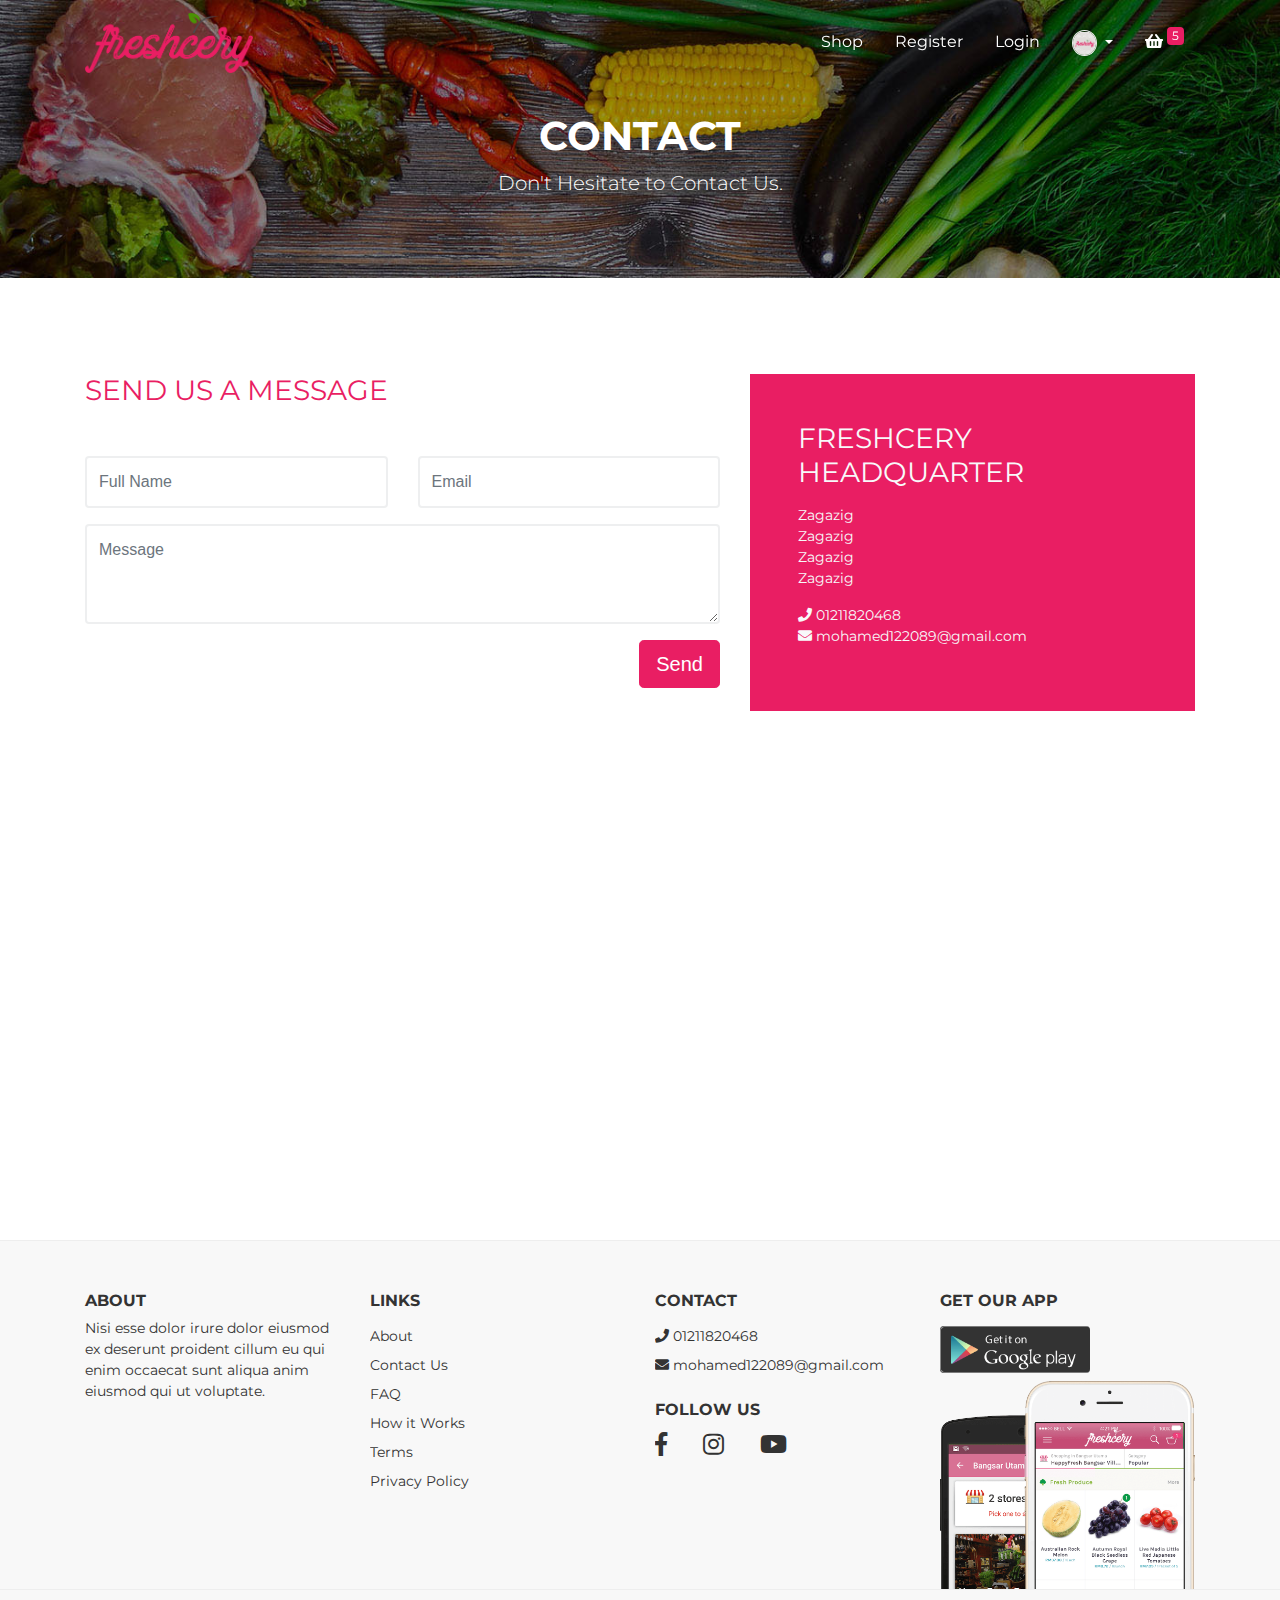
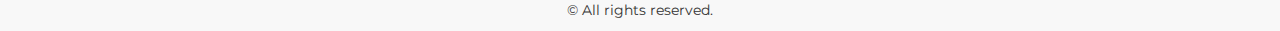
<file: contact.html>
<!DOCTYPE html>
<html>
<head>
    <title>Freshcery </title>
    <meta charset="utf-8">
    <meta name="viewport" content="width=device-width, initial-scale=1.0">
    <link href="https://fonts.googleapis.com/css?family=Montserrat:400,700" rel="stylesheet" type="text/css">
    <link href="https://fonts.googleapis.com/css?family=Lato:400,700,400italic,700italic" rel="stylesheet" type="text/css">
    <link href="assets/fonts/sb-bistro/sb-bistro.css" rel="stylesheet" type="text/css">
    <link href="assets/fonts/font-awesome/font-awesome.css" rel="stylesheet" type="text/css">

    <link rel="stylesheet" type="text/css" media="all" href="assets/packages/bootstrap/bootstrap.css">
    <link rel="stylesheet" type="text/css" media="all" href="assets/packages/o2system-ui/o2system-ui.css">
    <link rel="stylesheet" type="text/css" media="all" href="assets/packages/owl-carousel/owl-carousel.css">
    <link rel="stylesheet" type="text/css" media="all" href="assets/packages/cloudzoom/cloudzoom.css">
    <link rel="stylesheet" type="text/css" media="all" href="assets/packages/thumbelina/thumbelina.css">
    <link rel="stylesheet" type="text/css" media="all" href="assets/packages/bootstrap-touchspin/bootstrap-touchspin.css">
    <link rel="stylesheet" type="text/css" media="all" href="assets/css/theme.css">

</head>
<body>
    <div class="page-header">
        <!--=============== Navbar ===============-->
        <nav class="navbar fixed-top navbar-expand-md navbar-dark bg-transparent" id="page-navigation">
            <div class="container">
                <!-- Navbar Brand -->
                <a href="index.html" class="navbar-brand">
                    <img src="assets/img/logo/logo.png" alt="">
                </a>

                <!-- Toggle Button -->
                <button class="navbar-toggler" type="button" data-toggle="collapse" data-target="#navbarcollapse" aria-controls="navbarCollapse" aria-expanded="false" aria-label="Toggle navigation">
                    <span class="navbar-toggler-icon"></span>
                </button>

                <div class="collapse navbar-collapse" id="navbarcollapse">
                    <!-- Navbar Menu -->
                    <ul class="navbar-nav ml-auto">
                        <li class="nav-item">
                            <a href="shop.html" class="nav-link">Shop</a>
                        </li>
                        <li class="nav-item">
                            <a href="register.html" class="nav-link">Register</a>
                        </li>
                        <li class="nav-item">
                            <a href="login.html" class="nav-link">Login</a>
                        </li>
                        <li class="nav-item dropdown">
                            <a class="nav-link dropdown-toggle" href="javascript:void(0)" id="navbarDropdown" role="button" data-toggle="dropdown" aria-haspopup="true" aria-expanded="false">
                                <div class="avatar-header"><img src="assets/img/logo/avatar.jpg"></div> 
                            </a>
                            <div class="dropdown-menu" aria-labelledby="navbarDropdown">
                                <a class="dropdown-item" href="transaction.html">Transactions History</a>
                                <a class="dropdown-item" href="setting.html">Settings</a>
                            </div>
                          </li>
                        <li class="nav-item dropdown">
                            <a href="javascript:void(0)" class="nav-link dropdown-toggle" data-toggle="dropdown" aria-haspopup="true" aria-expanded="false">
                                <i class="fa fa-shopping-basket"></i> <span class="badge badge-primary">5</span>
                            </a>
                            <div class="dropdown-menu shopping-cart">
                                <ul>
                                    <li>
                                        <div class="drop-title">Your Cart</div>
                                    </li>
                                    <li>
                                        <div class="shopping-cart-list">
                                            <div class="media">
                                                <img class="d-flex mr-3" src="assets/img/logo/avatar.jpg" width="60">
                                                <div class="media-body">
                                                    <h5><a href="javascript:void(0)">Carrot</a></h5>
                                                    <p class="price">
                                                        <span class="discount text-muted">EGP. 700.000</span>
                                                        <span>EGP. 100.000</span>
                                                    </p>
                                                    <p class="text-muted">Qty: 1</p>
                                                </div>
                                            </div>
                                            <div class="media">
                                                <img class="d-flex mr-3" src="assets/img/logo/avatar.jpg" width="60">
                                                <div class="media-body">
                                                    <h5><a href="javascript:void(0)">Carrot</a></h5>
                                                    <p class="price">
                                                        <span class="discount text-muted">EGP. 700.000</span>
                                                        <span>EGP. 100.000</span>
                                                    </p>
                                                    <p class="text-muted">Qty: 1</p>
                                                </div>
                                            </div>
                                            <div class="media">
                                                <img class="d-flex mr-3" src="assets/img/logo/avatar.jpg" width="60">
                                                <div class="media-body">
                                                    <h5><a href="javascript:void(0)">Carrot</a></h5>
                                                    <p class="price">
                                                        <span class="discount text-muted">EGP. 700.000</span>
                                                        <span>EGP. 100.000</span>
                                                    </p>
                                                    <p class="text-muted">Qty: 1</p>
                                                </div>
                                            </div>
                                            <div class="media">
                                                <img class="d-flex mr-3" src="assets/img/logo/avatar.jpg" width="60">
                                                <div class="media-body">
                                                    <h5><a href="javascript:void(0)">Carrot</a></h5>
                                                    <p class="price">
                                                        <span class="discount text-muted">EGP. 700.000</span>
                                                        <span>EGP. 100.000</span>
                                                    </p>
                                                    <p class="text-muted">Qty: 1</p>
                                                </div>
                                            </div>
                                        </div>
                                    </li>
                                    <li>
                                        <div class="drop-title d-flex justify-content-between">
                                            <span>Total:</span>
                                            <span class="text-primary"><strong>EGP. 2000.000</strong></span>
                                        </div>
                                    </li>
                                    <li class="d-flex justify-content-between pl-3 pr-3 pt-3">
                                        <a href="cart.html" class="btn btn-default">View Cart</a>
                                        <a href="checkout.html" class="btn btn-primary">Checkout</a>
                                    </li>
                                </ul>
                            </div>
                        </li>
                    </ul>
                </div>

            </div>
        </nav>
    </div>
    <div id="page-content" class="page-content">
        <div class="banner">
            <div class="jumbotron jumbotron-bg text-center rounded-0" style="background-image: url('assets/img/bg-header.jpg');">
                <div class="container">
                    <h1 class="pt-5">
                        Contact
                    </h1>
                    <p class="lead">
                        Don't Hesitate to Contact Us.
                    </p>
                </div>
            </div>
        </div>

        <section class="pb-0">
            <div class="contact1 mb-5">
                <div class="container">
                    <div class="row mt-3">
                        <div class="col-lg-7">
                            <div class="contact-wrapper">
                                <h3 class="title font-weight-normal mt-0 text-left">Send Us a Message</h3>
                                <form data-aos="fade-left" data-aos-duration="1200">
                                    <div class="row">
                                        <div class="col-lg-6">
                                            <div class="form-group">
                                                <input class="form-control" type="text" placeholder="Full Name">
                                            </div>
                                        </div>
                                        <div class="col-lg-6">
                                            <div class="form-group">
                                                <input class="form-control" type="email" placeholder="Email">
                                            </div>
                                        </div>
                                        <div class="col-lg-12">
                                            <div class="form-group">
                                                <textarea class="form-control" rows="3" placeholder="Message"></textarea>
                                            </div>
                                        </div>
                                        <div class="col-lg-12 text-right">
                                            <button type="submit" class="btn btn-lg btn-primary mb-5">Send</button>
                                        </div>
                                    </div>
                                </form>
                            </div>
                        </div>
                        <div class="col-lg-5">
                            <div class="detail-wrapper p-5 bg-primary">
                                <h3 class="font-weight-normal mb-3 text-light">
                                    Freshcery Headquarter
                                </h3>

                                <p class="text-light">
                                    Zagazig<br>
                                    Zagazig<br>
                                    Zagazig<br>
                                    Zagazig
                                </p>

                                <p class="text-light">
                                    <i class="fas fa-phone"></i> 01211820468<br>
                                    <i class="fas fa-envelope"></i> mohamed122089@gmail.com
                                </p>
                            </div>
                        </div>
                    </div>
                </div>
            </div>

            <iframe src="https://www.google.com/maps/embed?pb=!1m18!1m12!1m3!1d3960.97915747782!2d107.58270291427688!3d-6.893096195019089!2m3!1f0!2f0!3f0!3m2!1i1024!2i768!4f13.1!3m3!1m2!1s0x2e68e67b57d420db%3A0x4dd071fcb9157e80!2sBTC+Fashion+Mall!5e0!3m2!1sen!2sid!4v1522964715022" width="100%" height="450" frameborder="0" style="border:0;" allowfullscreen></iframe>
        </section>
    </div>
    <footer>
        <div class="container">
            <div class="row">
                <div class="col-md-3">
                    <h5>About</h5>
                    <p>Nisi esse dolor irure dolor eiusmod ex deserunt proident cillum eu qui enim occaecat sunt aliqua anim eiusmod qui ut voluptate.</p>
                </div>
                <div class="col-md-3">
                    <h5>Links</h5>
                    <ul>
                        <li>
                            <a href="about.html">About</a>
                        </li>
                        <li>
                            <a href="contact.html">Contact Us</a>
                        </li>
                        <li>
                            <a href="faq.html">FAQ</a>
                        </li>
                        <li>
                            <a href="javascript:void(0)">How it Works</a>
                        </li>
                        <li>
                            <a href="terms.html">Terms</a>
                        </li>
                        <li>
                            <a href="privacy.html">Privacy Policy</a>
                        </li>
                    </ul>
                </div>
                <div class="col-md-3">
                     <h5>Contact</h5>
                     <ul>
                         <li>
                            <a href="tel:+201211820468"><i class="fa fa-phone"></i> 01211820468</a>
                        </li>
                        <li>
                            <a href="mailto:mohamed122089@gmail.com"><i class="fa fa-envelope"></i> mohamed122089@gmail.com</a>
                         </li>
                     </ul>

                     <h5>Follow Us</h5>
                     <ul class="social">
                         <li>
                            <a href="javascript:void(0)" target="_blank"><i class="fab fa-facebook-f"></i></a>
                         </li>
                         <li>
                            <a href="javascript:void(0)" target="_blank"><i class="fab fa-instagram"></i></a>
                         </li>
                         <li>
                            <a href="javascript:void(0)" target="_blank"><i class="fab fa-youtube"></i></a>
                         </li>
                     </ul>
                </div>
                <div class="col-md-3">
                     <h5>Get Our App</h5>
                     <ul class="mb-0">
                         <li class="download-app">
                             <a href="#"><img src="assets/img/playstore.png"></a>
                         </li>
                         <li style="height: 200px">
                             <div class="mockup">
                                 <img src="assets/img/mockup.png">
                             </div>
                         </li>
                     </ul>
                </div>
            </div>
        </div>
        <p class="copyright">&copy;  All rights reserved.</p>
    </footer>

    <script type="text/javascript" src="assets/js/jquery.js"></script>
    <script type="text/javascript" src="assets/js/jquery-migrate.js"></script>
    <script type="text/javascript" src="assets/packages/bootstrap/libraries/popper.js"></script>
    <script type="text/javascript" src="assets/packages/bootstrap/bootstrap.js"></script>
    <script type="text/javascript" src="assets/packages/o2system-ui/o2system-ui.js"></script>
    <script type="text/javascript" src="assets/packages/owl-carousel/owl-carousel.js"></script>
    <script type="text/javascript" src="assets/packages/cloudzoom/cloudzoom.js"></script>
    <script type="text/javascript" src="assets/packages/thumbelina/thumbelina.js"></script>
    <script type="text/javascript" src="assets/packages/bootstrap-touchspin/bootstrap-touchspin.js"></script>
    <script type="text/javascript" src="assets/js/theme.js"></script>
</body>
</html>
</file>
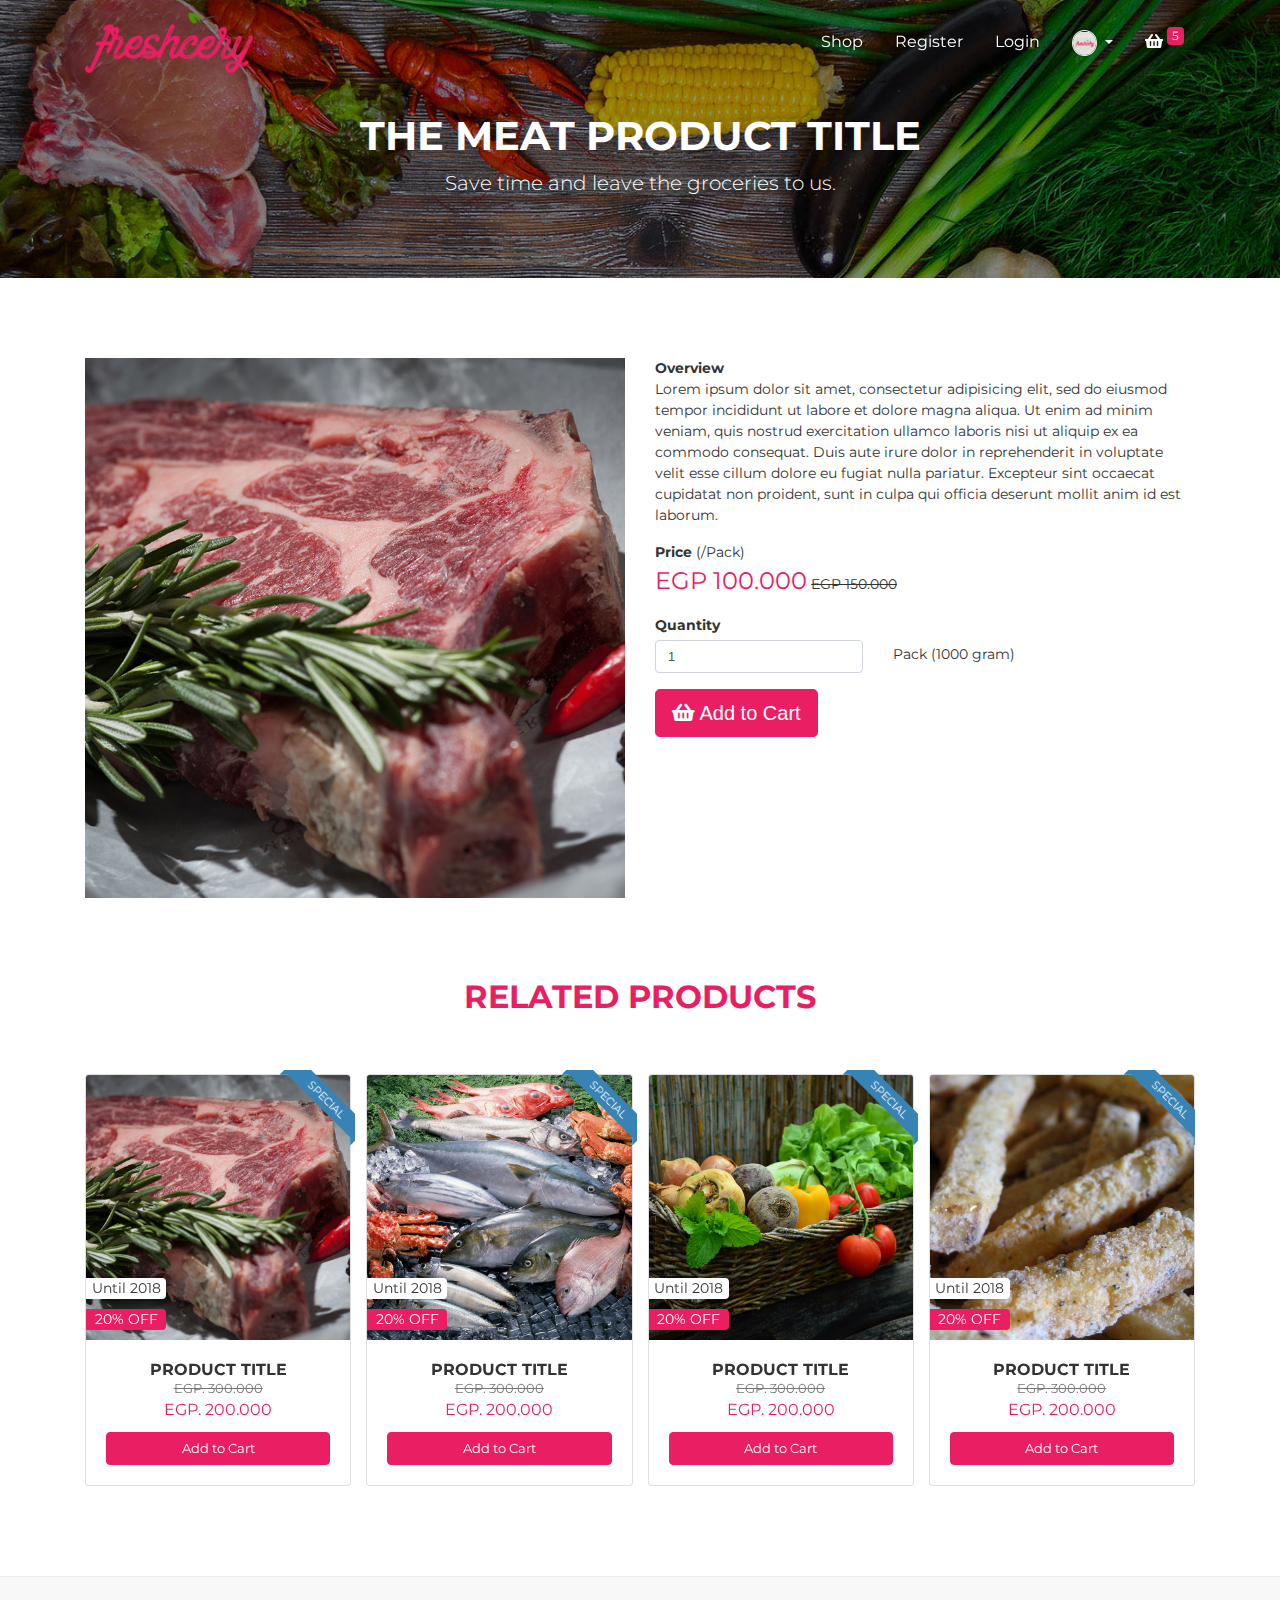
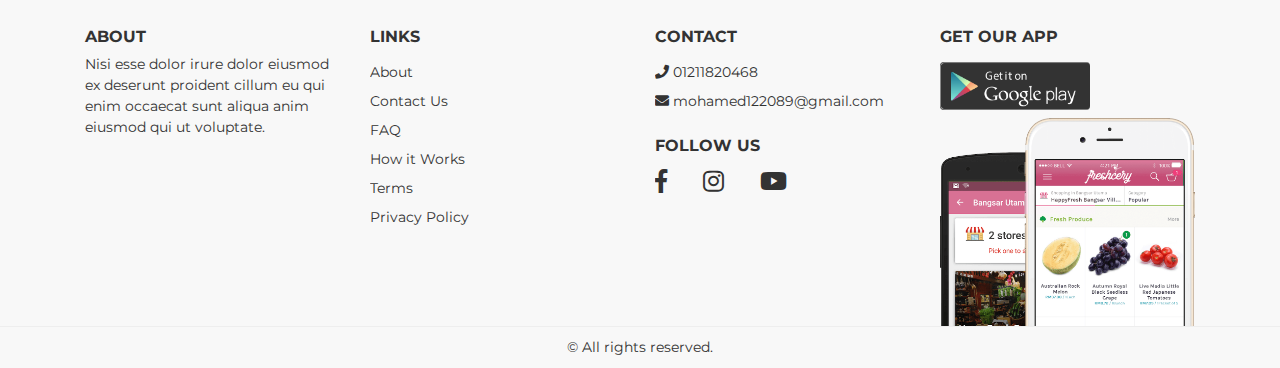
<file: detail-product.html>
<!DOCTYPE html>
<html>
<head>
    <title>Freshcery </title>
    <meta charset="utf-8">
    <meta name="viewport" content="width=device-width, initial-scale=1.0">
    <link href="https://fonts.googleapis.com/css?family=Montserrat:400,700" rel="stylesheet" type="text/css">
    <link href="https://fonts.googleapis.com/css?family=Lato:400,700,400italic,700italic" rel="stylesheet" type="text/css">
    <link href="assets/fonts/sb-bistro/sb-bistro.css" rel="stylesheet" type="text/css">
    <link href="assets/fonts/font-awesome/font-awesome.css" rel="stylesheet" type="text/css">

    <link rel="stylesheet" type="text/css" media="all" href="assets/packages/bootstrap/bootstrap.css">
    <link rel="stylesheet" type="text/css" media="all" href="assets/packages/o2system-ui/o2system-ui.css">
    <link rel="stylesheet" type="text/css" media="all" href="assets/packages/owl-carousel/owl-carousel.css">
    <link rel="stylesheet" type="text/css" media="all" href="assets/packages/cloudzoom/cloudzoom.css">
    <link rel="stylesheet" type="text/css" media="all" href="assets/packages/thumbelina/thumbelina.css">
    <link rel="stylesheet" type="text/css" media="all" href="assets/packages/bootstrap-touchspin/bootstrap-touchspin.css">
    <link rel="stylesheet" type="text/css" media="all" href="assets/css/theme.css">

</head>
<body>
    <div class="page-header">
        <!--=============== Navbar ===============-->
        <nav class="navbar fixed-top navbar-expand-md navbar-dark bg-transparent" id="page-navigation">
            <div class="container">
                <!-- Navbar Brand -->
                <a href="index.html" class="navbar-brand">
                    <img src="assets/img/logo/logo.png" alt="">
                </a>

                <!-- Toggle Button -->
                <button class="navbar-toggler" type="button" data-toggle="collapse" data-target="#navbarcollapse" aria-controls="navbarCollapse" aria-expanded="false" aria-label="Toggle navigation">
                    <span class="navbar-toggler-icon"></span>
                </button>

                <div class="collapse navbar-collapse" id="navbarcollapse">
                    <!-- Navbar Menu -->
                    <ul class="navbar-nav ml-auto">
                        <li class="nav-item">
                            <a href="shop.html" class="nav-link">Shop</a>
                        </li>
                        <li class="nav-item">
                            <a href="register.html" class="nav-link">Register</a>
                        </li>
                        <li class="nav-item">
                            <a href="login.html" class="nav-link">Login</a>
                        </li>
                        <li class="nav-item dropdown">
                            <a class="nav-link dropdown-toggle" href="javascript:void(0)" id="navbarDropdown" role="button" data-toggle="dropdown" aria-haspopup="true" aria-expanded="false">
                                <div class="avatar-header"><img src="assets/img/logo/avatar.jpg"></div> 
                            </a>
                            <div class="dropdown-menu" aria-labelledby="navbarDropdown">
                                <a class="dropdown-item" href="transaction.html">Transactions History</a>
                                <a class="dropdown-item" href="setting.html">Settings</a>
                            </div>
                          </li>
                        <li class="nav-item dropdown">
                            <a href="javascript:void(0)" class="nav-link dropdown-toggle" data-toggle="dropdown" aria-haspopup="true" aria-expanded="false">
                                <i class="fa fa-shopping-basket"></i> <span class="badge badge-primary">5</span>
                            </a>
                            <div class="dropdown-menu shopping-cart">
                                <ul>
                                    <li>
                                        <div class="drop-title">Your Cart</div>
                                    </li>
                                    <li>
                                        <div class="shopping-cart-list">
                                            <div class="media">
                                                <img class="d-flex mr-3" src="assets/img/logo/avatar.jpg" width="60">
                                                <div class="media-body">
                                                    <h5><a href="javascript:void(0)">Carrot</a></h5>
                                                    <p class="price">
                                                        <span class="discount text-muted">EGP. 700.000</span>
                                                        <span>EGP. 100.000</span>
                                                    </p>
                                                    <p class="text-muted">Qty: 1</p>
                                                </div>
                                            </div>
                                            <div class="media">
                                                <img class="d-flex mr-3" src="assets/img/logo/avatar.jpg" width="60">
                                                <div class="media-body">
                                                    <h5><a href="javascript:void(0)">Carrot</a></h5>
                                                    <p class="price">
                                                        <span class="discount text-muted">EGP. 700.000</span>
                                                        <span>EGP. 100.000</span>
                                                    </p>
                                                    <p class="text-muted">Qty: 1</p>
                                                </div>
                                            </div>
                                            <div class="media">
                                                <img class="d-flex mr-3" src="assets/img/logo/avatar.jpg" width="60">
                                                <div class="media-body">
                                                    <h5><a href="javascript:void(0)">Carrot</a></h5>
                                                    <p class="price">
                                                        <span class="discount text-muted">EGP. 700.000</span>
                                                        <span>EGP. 100.000</span>
                                                    </p>
                                                    <p class="text-muted">Qty: 1</p>
                                                </div>
                                            </div>
                                            <div class="media">
                                                <img class="d-flex mr-3" src="assets/img/logo/avatar.jpg" width="60">
                                                <div class="media-body">
                                                    <h5><a href="javascript:void(0)">Carrot</a></h5>
                                                    <p class="price">
                                                        <span class="discount text-muted">EGP. 700.000</span>
                                                        <span>EGP. 100.000</span>
                                                    </p>
                                                    <p class="text-muted">Qty: 1</p>
                                                </div>
                                            </div>
                                        </div>
                                    </li>
                                    <li>
                                        <div class="drop-title d-flex justify-content-between">
                                            <span>Total:</span>
                                            <span class="text-primary"><strong>EGP. 2000.000</strong></span>
                                        </div>
                                    </li>
                                    <li class="d-flex justify-content-between pl-3 pr-3 pt-3">
                                        <a href="cart.html" class="btn btn-default">View Cart</a>
                                        <a href="checkout.html" class="btn btn-primary">Checkout</a>
                                    </li>
                                </ul>
                            </div>
                        </li>
                    </ul>
                </div>

            </div>
        </nav>
    </div>
    <div id="page-content" class="page-content">
        <div class="banner">
            <div class="jumbotron jumbotron-bg text-center rounded-0" style="background-image: url('assets/img/bg-header.jpg');">
                <div class="container">
                    <h1 class="pt-5">
                        The Meat Product Title
                    </h1>
                    <p class="lead">
                        Save time and leave the groceries to us.
                    </p>
                </div>
            </div>
        </div>
        <div class="product-detail">
            <div class="container">
                <div class="row">
                    <div class="col-sm-6">
                        <div class="slider-zoom">
                            <a href="assets/img/meats.jpg" class="cloud-zoom" rel="transparentImage: '[data-uri]', useWrapper: false, showTitle: false, zoomWidth:'500', zoomHeight:'500', adjustY:0, adjustX:10" id="cloudZoom">
                                <img alt="Detail Zoom thumbs image" src="assets/img/meats.jpg" style="width: 100%;">
                            </a>
                        </div>
                    </div>
                    <div class="col-sm-6">
                        <p>
                            <strong>Overview</strong><br>
                            Lorem ipsum dolor sit amet, consectetur adipisicing elit, sed do eiusmod
                            tempor incididunt ut labore et dolore magna aliqua. Ut enim ad minim veniam,
                            quis nostrud exercitation ullamco laboris nisi ut aliquip ex ea commodo
                            consequat. Duis aute irure dolor in reprehenderit in voluptate velit esse
                            cillum dolore eu fugiat nulla pariatur. Excepteur sint occaecat cupidatat non
                            proident, sunt in culpa qui officia deserunt mollit anim id est laborum.
                        </p>
                        <div class="row">
                            <div class="col-sm-6">
                                <p>
                                    <strong>Price</strong> (/Pack)<br>
                                    <span class="price">EGP 100.000</span>
                                    <span class="old-price">EGP 150.000</span>
                                </p>
                            </div>
                           
                        </div>
                        <p class="mb-1">
                            <strong>Quantity</strong>
                        </p>
                        <div class="row">
                            <div class="col-sm-5">
                                <input class="form-control" type="number" min="1" data-bts-button-down-class="btn btn-primary" data-bts-button-up-class="btn btn-primary" value="1" name="vertical-spin">
                            </div>
                            <div class="col-sm-6"><span class="pt-1 d-inline-block">Pack (1000 gram)</span></div>
                        </div>

                        <button class="mt-3 btn btn-primary btn-lg">
                            <i class="fa fa-shopping-basket"></i> Add to Cart
                        </button>
                    </div>
                </div>
            </div>
        </div>

        <section id="related-product">
            <div class="container">
                <div class="row">
                    <div class="col-md-12">
                        <h2 class="title">Related Products</h2>
                        <div class="product-carousel owl-carousel">
                            <div class="item">
                                <div class="card card-product">
                                    <div class="card-ribbon">
                                        <div class="card-ribbon-container right">
                                            <span class="ribbon ribbon-primary">SPECIAL</span>
                                        </div>
                                    </div>
                                    <div class="card-badge">
                                        <div class="card-badge-container left">
                                            <span class="badge badge-default">
                                                Until 2018
                                            </span>
                                            <span class="badge badge-primary">
                                                20% OFF
                                            </span>
                                        </div>
                                        <img src="assets/img/meats.jpg" alt="Card image 2" class="card-img-top">
                                    </div>
                                    <div class="card-body">
                                        <h4 class="card-title">
                                            <a href="detail-product.html">Product Title</a>
                                        </h4>
                                        <div class="card-price">
                                            <span class="discount">EGP. 300.000</span>
                                            <span class="reguler">EGP. 200.000</span>
                                        </div>
                                        <a href="detail-product.html" class="btn btn-block btn-primary">
                                            Add to Cart
                                        </a>

                                    </div>
                                </div>
                            </div>
                            <div class="item">
                                <div class="card card-product">
                                    <div class="card-ribbon">
                                        <div class="card-ribbon-container right">
                                            <span class="ribbon ribbon-primary">SPECIAL</span>
                                        </div>
                                    </div>
                                    <div class="card-badge">
                                        <div class="card-badge-container left">
                                            <span class="badge badge-default">
                                                Until 2018
                                            </span>
                                            <span class="badge badge-primary">
                                                20% OFF
                                            </span>
                                        </div>
                                        <img src="assets/img/fish.jpg" alt="Card image 2" class="card-img-top">
                                    </div>
                                    <div class="card-body">
                                        <h4 class="card-title">
                                            <a href="detail-product.html">Product Title</a>
                                        </h4>
                                        <div class="card-price">
                                            <span class="discount">EGP. 300.000</span>
                                            <span class="reguler">EGP. 200.000</span>
                                        </div>
                                        <a href="detail-product.html" class="btn btn-block btn-primary">
                                            Add to Cart
                                        </a>

                                    </div>
                                </div>
                            </div>
                            <div class="item">
                                <div class="card card-product">
                                    <div class="card-ribbon">
                                        <div class="card-ribbon-container right">
                                            <span class="ribbon ribbon-primary">SPECIAL</span>
                                        </div>
                                    </div>
                                    <div class="card-badge">
                                        <div class="card-badge-container left">
                                            <span class="badge badge-default">
                                                Until 2018
                                            </span>
                                            <span class="badge badge-primary">
                                                20% OFF
                                            </span>
                                        </div>
                                        <img src="assets/img/vegetables.jpg" alt="Card image 2" class="card-img-top">
                                    </div>
                                    <div class="card-body">
                                        <h4 class="card-title">
                                            <a href="detail-product.html">Product Title</a>
                                        </h4>
                                        <div class="card-price">
                                            <span class="discount">EGP. 300.000</span>
                                            <span class="reguler">EGP. 200.000</span>
                                        </div>
                                        <a href="detail-product.html" class="btn btn-block btn-primary">
                                            Add to Cart
                                        </a>

                                    </div>
                                </div>
                            </div>
                            <div class="item">
                                <div class="card card-product">
                                    <div class="card-ribbon">
                                        <div class="card-ribbon-container right">
                                            <span class="ribbon ribbon-primary">SPECIAL</span>
                                        </div>
                                    </div>
                                    <div class="card-badge">
                                        <div class="card-badge-container left">
                                            <span class="badge badge-default">
                                                Until 2018
                                            </span>
                                            <span class="badge badge-primary">
                                                20% OFF
                                            </span>
                                        </div>
                                        <img src="assets/img/frozen.jpg" alt="Card image 2" class="card-img-top">
                                    </div>
                                    <div class="card-body">
                                        <h4 class="card-title">
                                            <a href="detail-product.html">Product Title</a>
                                        </h4>
                                        <div class="card-price">
                                            <span class="discount">EGP. 300.000</span>
                                            <span class="reguler">EGP. 200.000</span>
                                        </div>
                                        <a href="detail-product.html" class="btn btn-block btn-primary">
                                            Add to Cart
                                        </a>

                                    </div>
                                </div>
                            </div>
                            <div class="item">
                                <div class="card card-product">
                                    <div class="card-ribbon">
                                        <div class="card-ribbon-container right">
                                            <span class="ribbon ribbon-primary">SPECIAL</span>
                                        </div>
                                    </div>
                                    <div class="card-badge">
                                        <div class="card-badge-container left">
                                            <span class="badge badge-default">
                                                Until 2018
                                            </span>
                                            <span class="badge badge-primary">
                                                20% OFF
                                            </span>
                                        </div>
                                        <img src="assets/img/fruits.jpg" alt="Card image 2" class="card-img-top">
                                    </div>
                                    <div class="card-body">
                                        <h4 class="card-title">
                                            <a href="detail-product.html">Product Title</a>
                                        </h4>
                                        <div class="card-price">
                                            <span class="discount">EGP. 300.000</span>
                                            <span class="reguler">EGP. 200.000</span>
                                        </div>
                                        <a href="detail-product.html" class="btn btn-block btn-primary">
                                            Add to Cart
                                        </a>

                                    </div>
                                </div>
                            </div>
                        </div>
                    </div>
                </div>
            </div>
        </section>
    </div>
    <footer>
        <div class="container">
            <div class="row">
                <div class="col-md-3">
                    <h5>About</h5>
                    <p>Nisi esse dolor irure dolor eiusmod ex deserunt proident cillum eu qui enim occaecat sunt aliqua anim eiusmod qui ut voluptate.</p>
                </div>
                <div class="col-md-3">
                    <h5>Links</h5>
                    <ul>
                        <li>
                            <a href="about.html">About</a>
                        </li>
                        <li>
                            <a href="contact.html">Contact Us</a>
                        </li>
                        <li>
                            <a href="faq.html">FAQ</a>
                        </li>
                        <li>
                            <a href="javascript:void(0)">How it Works</a>
                        </li>
                        <li>
                            <a href="terms.html">Terms</a>
                        </li>
                        <li>
                            <a href="privacy.html">Privacy Policy</a>
                        </li>
                    </ul>
                </div>
                <div class="col-md-3">
                     <h5>Contact</h5>
                     <ul>
                         <li>
                            <a href="tel:+201211820468"><i class="fa fa-phone"></i> 01211820468</a>
                        </li>
                        <li>
                            <a href="mailto:mohamed122089@gmail.com"><i class="fa fa-envelope"></i> mohamed122089@gmail.com</a>
                         </li>
                     </ul>

                     <h5>Follow Us</h5>
                     <ul class="social">
                         <li>
                            <a href="javascript:void(0)" target="_blank"><i class="fab fa-facebook-f"></i></a>
                         </li>
                         <li>
                            <a href="javascript:void(0)" target="_blank"><i class="fab fa-instagram"></i></a>
                         </li>
                         <li>
                            <a href="javascript:void(0)" target="_blank"><i class="fab fa-youtube"></i></a>
                         </li>
                     </ul>
                </div>
                <div class="col-md-3">
                     <h5>Get Our App</h5>
                     <ul class="mb-0">
                         <li class="download-app">
                             <a href="#"><img src="assets/img/playstore.png"></a>
                         </li>
                         <li style="height: 200px">
                             <div class="mockup">
                                 <img src="assets/img/mockup.png">
                             </div>
                         </li>
                     </ul>
                </div>
            </div>
        </div>
        <p class="copyright">&copy;  All rights reserved.</p>
    </footer>

    <script type="text/javascript" src="assets/js/jquery.js"></script>
    <script type="text/javascript" src="assets/js/jquery-migrate.js"></script>
    <script type="text/javascript" src="assets/packages/bootstrap/libraries/popper.js"></script>
    <script type="text/javascript" src="assets/packages/bootstrap/bootstrap.js"></script>
    <script type="text/javascript" src="assets/packages/o2system-ui/o2system-ui.js"></script>
    <script type="text/javascript" src="assets/packages/owl-carousel/owl-carousel.js"></script>
    <script type="text/javascript" src="assets/packages/cloudzoom/cloudzoom.js"></script>
    <script type="text/javascript" src="assets/packages/thumbelina/thumbelina.js"></script>
    <script type="text/javascript" src="assets/packages/bootstrap-touchspin/bootstrap-touchspin.js"></script>
    <script type="text/javascript" src="assets/js/theme.js"></script>
    <script>
        $(document).ready(function() {
            $(".form-control").keyup(function(){
                var value = $(this).val();
                value = value.replace(/^(0*)/,"");
                $(this).val(1);
            });

        })
    </script>
</body>
</html>
</file>
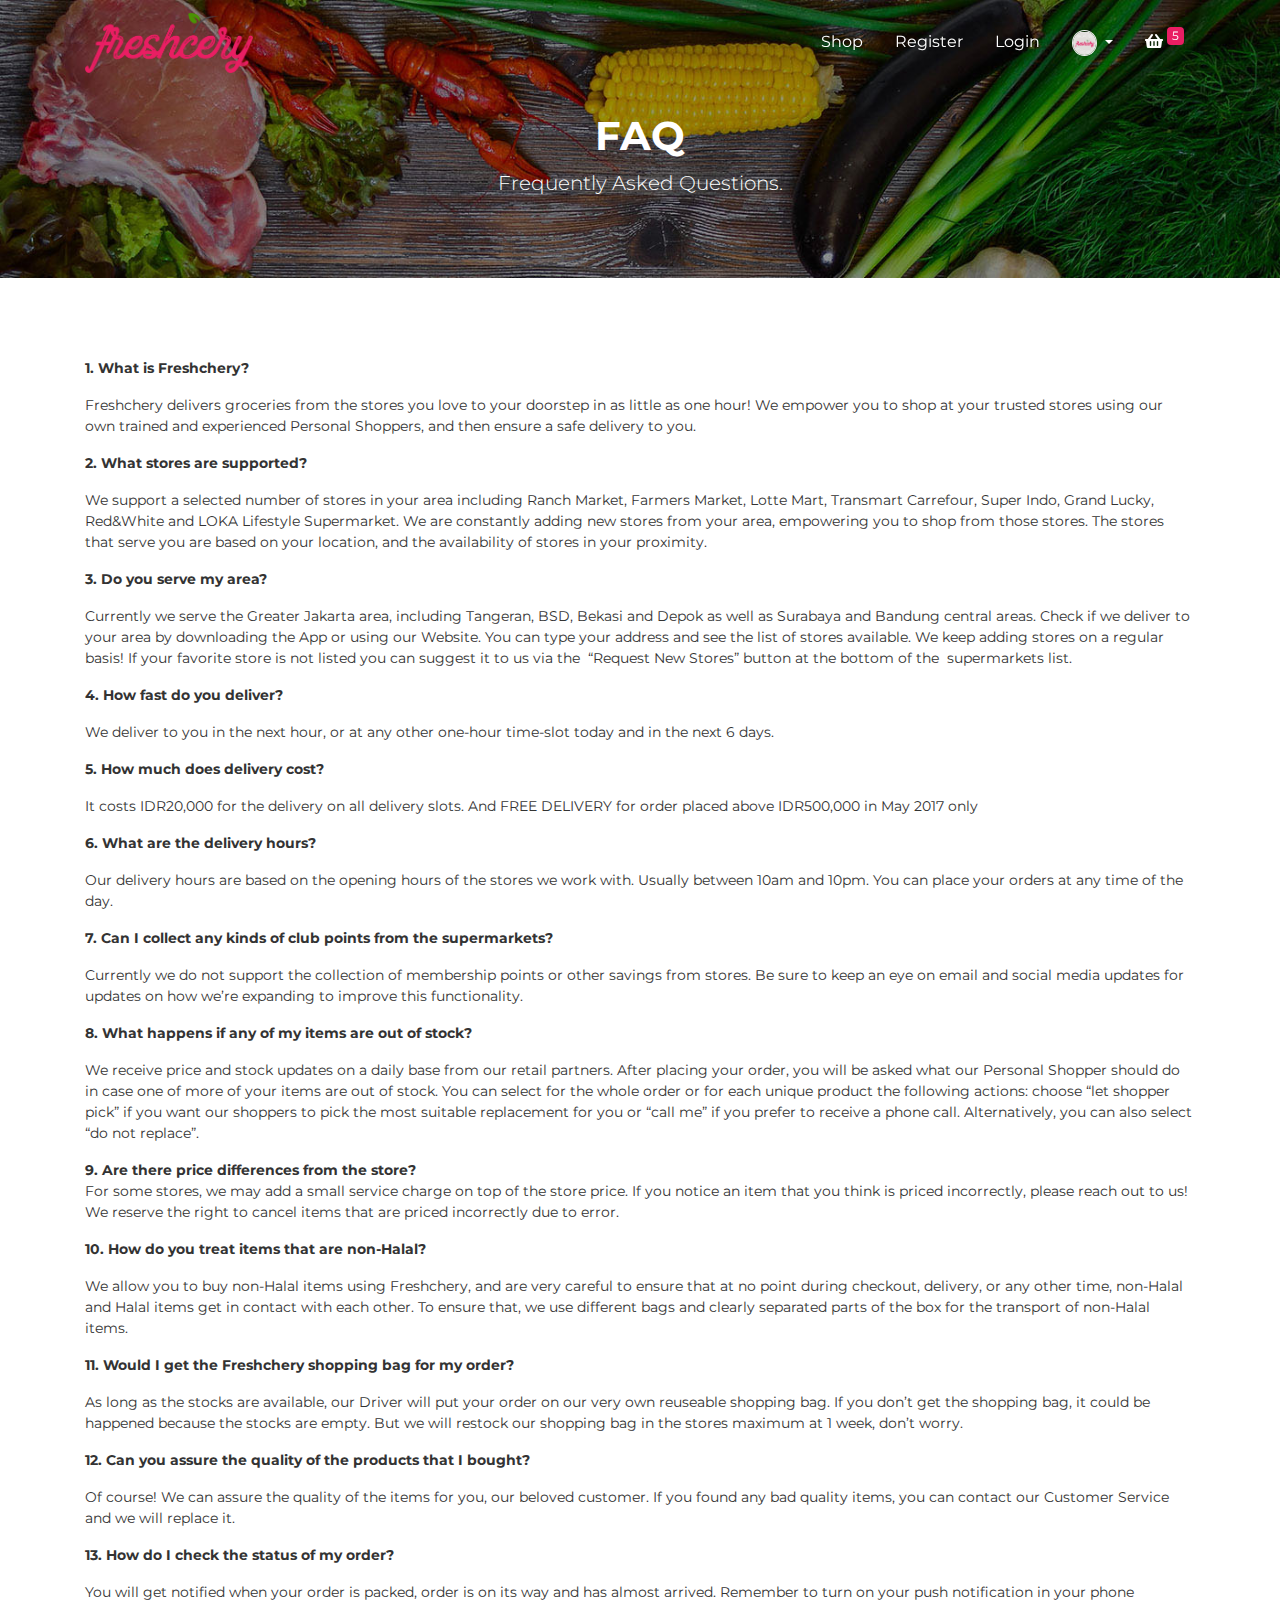
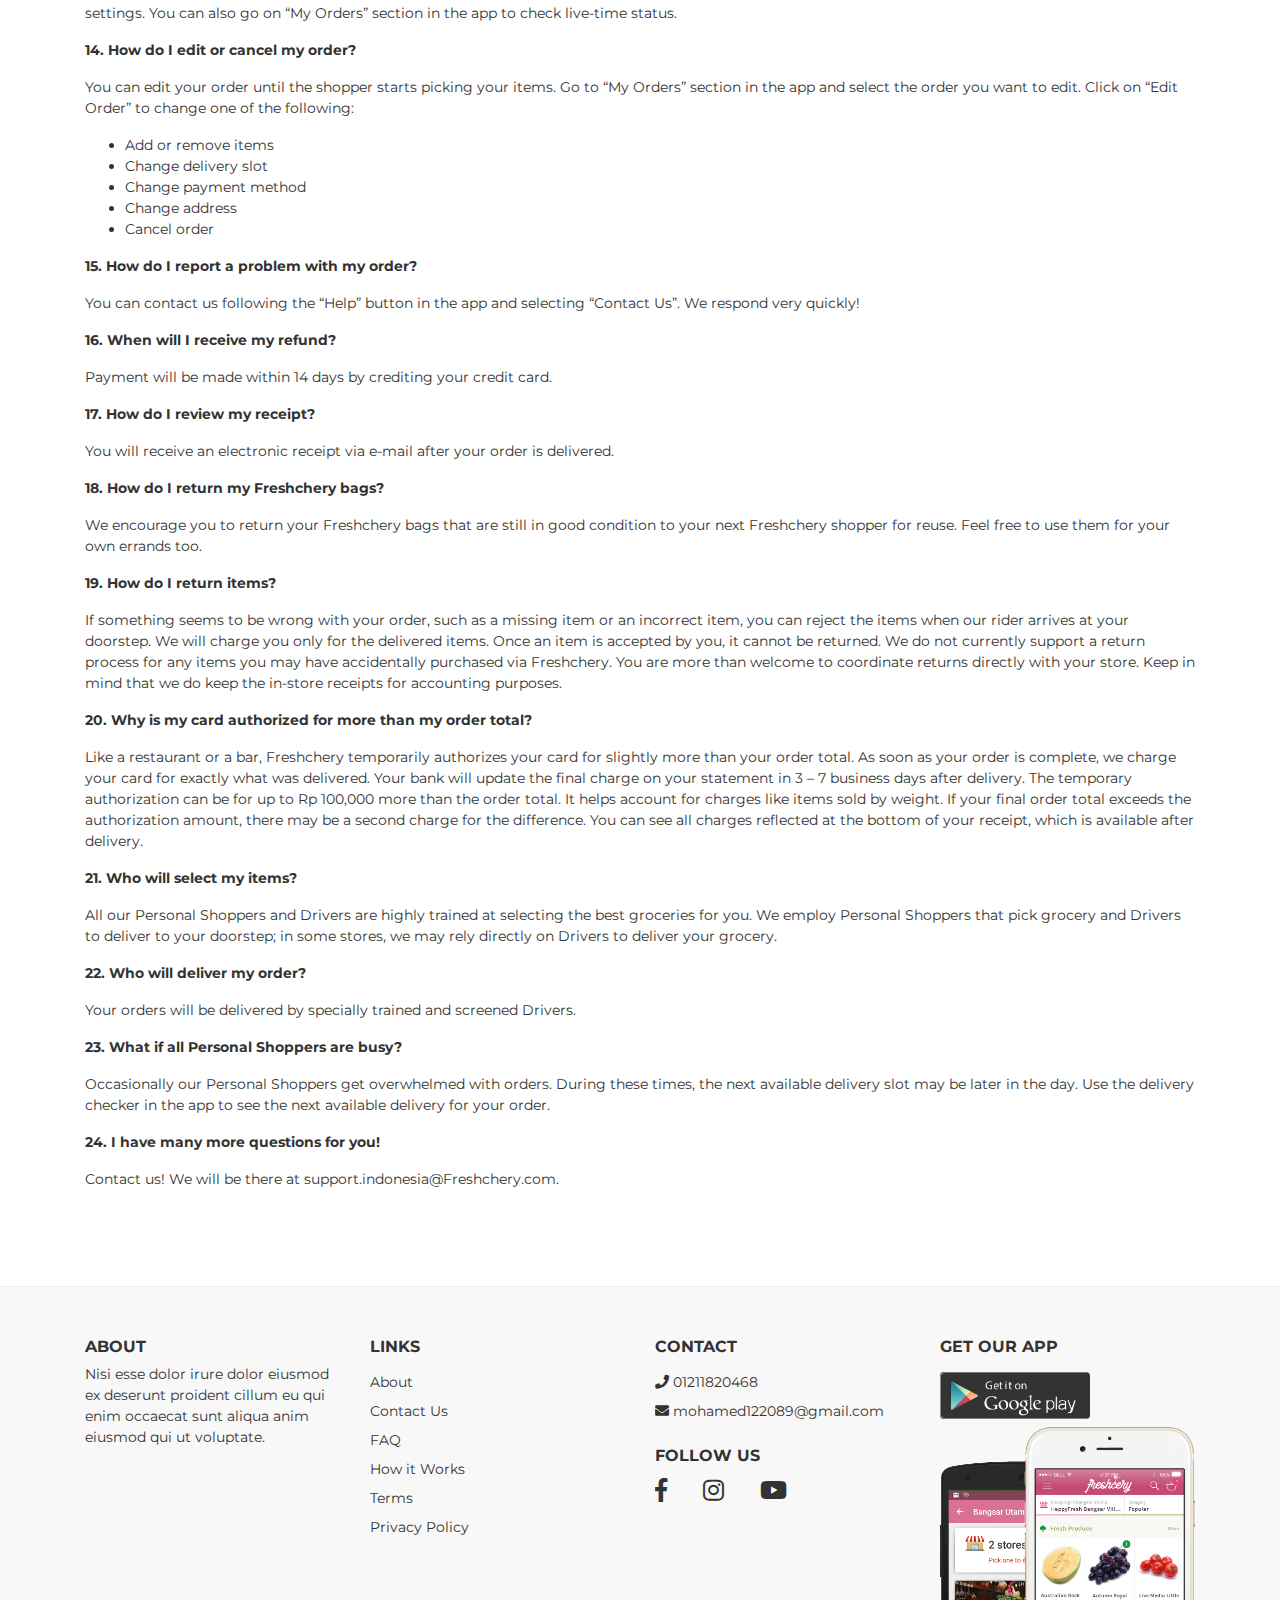
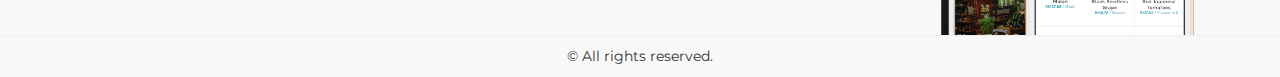
<file: faq.html>
<!DOCTYPE html>
<html>
<head>
    <title>Freshcery </title>
    <meta charset="utf-8">
    <meta name="viewport" content="width=device-width, initial-scale=1.0">
    <link href="https://fonts.googleapis.com/css?family=Montserrat:400,700" rel="stylesheet" type="text/css">
    <link href="https://fonts.googleapis.com/css?family=Lato:400,700,400italic,700italic" rel="stylesheet" type="text/css">
    <link href="assets/fonts/sb-bistro/sb-bistro.css" rel="stylesheet" type="text/css">
    <link href="assets/fonts/font-awesome/font-awesome.css" rel="stylesheet" type="text/css">

    <link rel="stylesheet" type="text/css" media="all" href="assets/packages/bootstrap/bootstrap.css">
    <link rel="stylesheet" type="text/css" media="all" href="assets/packages/o2system-ui/o2system-ui.css">
    <link rel="stylesheet" type="text/css" media="all" href="assets/packages/owl-carousel/owl-carousel.css">
    <link rel="stylesheet" type="text/css" media="all" href="assets/packages/cloudzoom/cloudzoom.css">
    <link rel="stylesheet" type="text/css" media="all" href="assets/packages/thumbelina/thumbelina.css">
    <link rel="stylesheet" type="text/css" media="all" href="assets/packages/bootstrap-touchspin/bootstrap-touchspin.css">
    <link rel="stylesheet" type="text/css" media="all" href="assets/css/theme.css">

</head>
<body>
    <div class="page-header">
        <!--=============== Navbar ===============-->
        <nav class="navbar fixed-top navbar-expand-md navbar-dark bg-transparent" id="page-navigation">
            <div class="container">
                <!-- Navbar Brand -->
                <a href="index.html" class="navbar-brand">
                    <img src="assets/img/logo/logo.png" alt="">
                </a>

                <!-- Toggle Button -->
                <button class="navbar-toggler" type="button" data-toggle="collapse" data-target="#navbarcollapse" aria-controls="navbarCollapse" aria-expanded="false" aria-label="Toggle navigation">
                    <span class="navbar-toggler-icon"></span>
                </button>

                <div class="collapse navbar-collapse" id="navbarcollapse">
                    <!-- Navbar Menu -->
                    <ul class="navbar-nav ml-auto">
                        <li class="nav-item">
                            <a href="shop.html" class="nav-link">Shop</a>
                        </li>
                        <li class="nav-item">
                            <a href="register.html" class="nav-link">Register</a>
                        </li>
                        <li class="nav-item">
                            <a href="login.html" class="nav-link">Login</a>
                        </li>
                        <li class="nav-item dropdown">
                            <a class="nav-link dropdown-toggle" href="javascript:void(0)" id="navbarDropdown" role="button" data-toggle="dropdown" aria-haspopup="true" aria-expanded="false">
                                <div class="avatar-header"><img src="assets/img/logo/avatar.jpg"></div> 
                            </a>
                            <div class="dropdown-menu" aria-labelledby="navbarDropdown">
                                <a class="dropdown-item" href="transaction.html">Transactions History</a>
                                <a class="dropdown-item" href="setting.html">Settings</a>
                            </div>
                          </li>
                        <li class="nav-item dropdown">
                            <a href="javascript:void(0)" class="nav-link dropdown-toggle" data-toggle="dropdown" aria-haspopup="true" aria-expanded="false">
                                <i class="fa fa-shopping-basket"></i> <span class="badge badge-primary">5</span>
                            </a>
                            <div class="dropdown-menu shopping-cart">
                                <ul>
                                    <li>
                                        <div class="drop-title">Your Cart</div>
                                    </li>
                                    <li>
                                        <div class="shopping-cart-list">
                                            <div class="media">
                                                <img class="d-flex mr-3" src="assets/img/logo/avatar.jpg" width="60">
                                                <div class="media-body">
                                                    <h5><a href="javascript:void(0)">Carrot</a></h5>
                                                    <p class="price">
                                                        <span class="discount text-muted">EGP. 700.000</span>
                                                        <span>EGP. 100.000</span>
                                                    </p>
                                                    <p class="text-muted">Qty: 1</p>
                                                </div>
                                            </div>
                                            <div class="media">
                                                <img class="d-flex mr-3" src="assets/img/logo/avatar.jpg" width="60">
                                                <div class="media-body">
                                                    <h5><a href="javascript:void(0)">Carrot</a></h5>
                                                    <p class="price">
                                                        <span class="discount text-muted">EGP. 700.000</span>
                                                        <span>EGP. 100.000</span>
                                                    </p>
                                                    <p class="text-muted">Qty: 1</p>
                                                </div>
                                            </div>
                                            <div class="media">
                                                <img class="d-flex mr-3" src="assets/img/logo/avatar.jpg" width="60">
                                                <div class="media-body">
                                                    <h5><a href="javascript:void(0)">Carrot</a></h5>
                                                    <p class="price">
                                                        <span class="discount text-muted">EGP. 700.000</span>
                                                        <span>EGP. 100.000</span>
                                                    </p>
                                                    <p class="text-muted">Qty: 1</p>
                                                </div>
                                            </div>
                                            <div class="media">
                                                <img class="d-flex mr-3" src="assets/img/logo/avatar.jpg" width="60">
                                                <div class="media-body">
                                                    <h5><a href="javascript:void(0)">Carrot</a></h5>
                                                    <p class="price">
                                                        <span class="discount text-muted">EGP. 700.000</span>
                                                        <span>EGP. 100.000</span>
                                                    </p>
                                                    <p class="text-muted">Qty: 1</p>
                                                </div>
                                            </div>
                                        </div>
                                    </li>
                                    <li>
                                        <div class="drop-title d-flex justify-content-between">
                                            <span>Total:</span>
                                            <span class="text-primary"><strong>EGP. 2000.000</strong></span>
                                        </div>
                                    </li>
                                    <li class="d-flex justify-content-between pl-3 pr-3 pt-3">
                                        <a href="cart.html" class="btn btn-default">View Cart</a>
                                        <a href="checkout.html" class="btn btn-primary">Checkout</a>
                                    </li>
                                </ul>
                            </div>
                        </li>
                    </ul>
                </div>

            </div>
        </nav>
    </div>
    <div id="page-content" class="page-content">
        <div class="banner">
            <div class="jumbotron jumbotron-bg text-center rounded-0" style="background-image: url('assets/img/bg-header.jpg');">
                <div class="container">
                    <h1 class="pt-5">
                        FAQ
                    </h1>
                    <p class="lead">
                        Frequently Asked Questions.
                    </p>
                </div>
            </div>
        </div>

        <section id="faq">
            <div class="container">
                <div class="row">
                    <div class="col-md-12">
                        <p><strong>1. What is Freshchery?</strong></p>
                        <p>Freshchery delivers groceries from the stores you love to your doorstep in as little as one hour! We empower you to shop at your trusted stores using our own trained and experienced Personal Shoppers, and then ensure a safe delivery to you.</p>
                        <p><strong>2. What stores are supported?</strong></p>
                        <p>We support a selected number of stores in your area including Ranch Market, Farmers Market, Lotte Mart, Transmart Carrefour, Super Indo, Grand Lucky, Red&amp;White and LOKA Lifestyle Supermarket. We are constantly adding new stores from your area, empowering you to shop from those stores. The stores that serve you are based on your location, and the availability of stores in your proximity.</p>
                        <p><strong>3. Do you serve my area?</strong></p>
                        <p>Currently we serve the Greater Jakarta area, including Tangeran, BSD, Bekasi and Depok as well as Surabaya and Bandung central areas. Check if we deliver to your area by downloading the App or using our Website. You can type your address and see the list of stores available. We keep adding stores on a regular basis! If your favorite store is not listed you can suggest it to us via the &nbsp;“Request New Stores” button at the bottom of the&nbsp; supermarkets list.</p>
                        <p><strong>4. How fast do you deliver?</strong></p>
                        <p>We deliver to you in the next hour, or at any other one-hour time-slot today and in the next 6 days.</p>
                        <p><strong>5. How much does delivery cost?</strong></p>
                        <p>It costs IDR20,000 for the&nbsp;delivery on all delivery slots. And FREE DELIVERY for order placed above IDR500,000 in May 2017 only</p>
                        <p><strong>6. What are the delivery hours?</strong></p>
                        <p>Our delivery hours are based on the opening hours of the stores we work with. Usually between 10am and 10pm. You can place your orders at any time of the day.</p>
                        <p><strong>7. Can I collect any kinds of club points from the supermarkets?</strong></p>
                        <p>Currently we do not support the collection of membership points or other savings from stores. Be sure to keep an eye on email and social media updates for updates on how we’re expanding to improve this functionality.</p>
                        <p><strong>8. What happens if any of my items are out of stock?</strong></p>
                        <p>We receive price and stock updates on a daily base from our retail partners. After placing your order, you will be asked what our Personal Shopper should do in case one of more of your items are out of stock. You can select for the whole order or for each unique product the following actions: choose “let shopper pick” if you want our shoppers to pick the most suitable replacement for you or “call me” if you prefer to receive a phone call. Alternatively, you can also select “do not replace”.</p>
                        <p><strong>9. Are there price differences from the store?</strong><br>
                        For some stores, we may add a small service charge on top of the store price. If you notice an item that you think is priced incorrectly, please reach out to us! We reserve the right to cancel items that are priced incorrectly due to error.</p>
                        <p><strong>10. How do you treat items that are non-Halal?</strong></p>
                        <p>We allow you to buy non-Halal items using Freshchery, and are very careful to ensure that at no point during checkout, delivery, or any other time, non-Halal and Halal items get in contact with each other. To ensure that, we use different bags and clearly separated parts of the box for the transport of non-Halal items.</p>
                        <p><strong>11. Would I get the Freshchery shopping bag for my order?</strong></p>
                        <p>As long as the stocks are available, our Driver will put your order on our very own reuseable shopping bag. If you don’t get the shopping bag, it could be happened because the stocks are empty. But we will restock our shopping bag in the stores maximum at 1 week, don’t worry.</p>
                        <p><strong>12.&nbsp;Can you assure the quality of the products that I bought?</strong></p>
                        <p>Of course! We can assure the quality of the items for you, our beloved customer. If you found any bad quality items, you can contact our Customer Service and we will replace it.</p>
                        <p><strong>13. How do I check the status of my order?</strong></p>
                        <p>You will get notified when your order is packed, order is on its way and has almost arrived. Remember to turn on your push notification in your phone settings. You can also go on “My Orders” section in the app to check live-time status.</p>
                        <p><strong>14. How do I edit or cancel my order?</strong></p>
                        <p>You can edit your order until the shopper starts picking your items. Go to “My Orders” section in the app and select the order you want to edit. Click on “Edit Order” to change one of the following:</p>
                        <ul>
                        <li>Add or remove items</li>
                        <li>Change delivery slot</li>
                        <li>Change payment method</li>
                        <li>Change address</li>
                        <li>Cancel order</li>
                        </ul>
                        <p><strong>15. How do I report a problem with my order?</strong></p>
                        <p>You can contact us following the “Help” button in the app and selecting “Contact Us”. We respond very quickly!</p>
                        <p><strong>16. When will I receive my refund?</strong></p>
                        <p>Payment will be made within 14 days by crediting your credit card.</p>
                        <p><strong>17. How do I review my receipt?</strong></p>
                        <p>You will receive an electronic receipt via e-mail after your order is delivered.</p>
                        <p><strong>18. How do I return my Freshchery bags?</strong></p>
                        <p>We encourage you to return your Freshchery bags that are still in good condition to your next Freshchery shopper for reuse. Feel free to use them for your own errands too.</p>
                        <p><strong>19. How do I return items?</strong></p>
                        <p>If something seems to be wrong with your order, such as a missing item or an incorrect item, you can reject the items when our rider arrives at your doorstep. We will charge you only for the delivered items. Once an item is accepted by you, it cannot be returned. We do not currently support a return process for any items you may have accidentally purchased via Freshchery. You are more than welcome to coordinate returns directly with your store. Keep in mind that we do keep the in-store receipts for accounting purposes.</p>
                        <p><strong>20. Why is my card authorized for more than my order total?</strong></p>
                        <p>Like a restaurant or a bar, Freshchery temporarily authorizes your card for slightly more than your order total. As soon as your order is complete, we charge your card for exactly what was delivered. Your bank will update the final charge on your statement in 3 – 7 business days after delivery. The temporary authorization can be for up to Rp 100,000 more than the order total. It helps account for charges like items sold by weight. If your final order total exceeds the authorization amount, there may be a second charge for the difference. You can see all charges reflected at the bottom of your receipt, which is available after delivery.</p>
                        <p><strong>21. Who will select my items?</strong></p>
                        <p>All our Personal Shoppers and Drivers are highly trained at selecting the best groceries for you. We employ Personal Shoppers that pick grocery and Drivers to deliver to your doorstep; in some stores, we may rely directly on Drivers to deliver your grocery.</p>
                        <p><strong>22. Who will deliver my order?</strong></p>
                        <p>Your orders will be delivered by specially trained and screened Drivers.</p>
                        <p><strong>23. What if all Personal Shoppers are busy?</strong></p>
                        <p>Occasionally our Personal Shoppers get overwhelmed with orders. During these times, the next available delivery slot may be later in the day. Use the delivery checker in the app to see the next available delivery for your order.</p>
                        <p><strong>24. I have many more questions for you!</strong></p>
                        <p>Contact us! We will be there at support.indonesia@Freshchery.com.</p>


                    </div>
                </div>
            </div>
        </section>
    </div>
    <footer>
        <div class="container">
            <div class="row">
                <div class="col-md-3">
                    <h5>About</h5>
                    <p>Nisi esse dolor irure dolor eiusmod ex deserunt proident cillum eu qui enim occaecat sunt aliqua anim eiusmod qui ut voluptate.</p>
                </div>
                <div class="col-md-3">
                    <h5>Links</h5>
                    <ul>
                        <li>
                            <a href="about.html">About</a>
                        </li>
                        <li>
                            <a href="contact.html">Contact Us</a>
                        </li>
                        <li>
                            <a href="faq.html">FAQ</a>
                        </li>
                        <li>
                            <a href="javascript:void(0)">How it Works</a>
                        </li>
                        <li>
                            <a href="terms.html">Terms</a>
                        </li>
                        <li>
                            <a href="privacy.html">Privacy Policy</a>
                        </li>
                    </ul>
                </div>
                <div class="col-md-3">
                     <h5>Contact</h5>
                     <ul>
                         <li>
                            <a href="tel:+201211820468"><i class="fa fa-phone"></i> 01211820468</a>
                        </li>
                        <li>
                            <a href="mailto:mohamed122089@gmail.com"><i class="fa fa-envelope"></i> mohamed122089@gmail.com</a>
                         </li>
                     </ul>

                     <h5>Follow Us</h5>
                     <ul class="social">
                         <li>
                            <a href="javascript:void(0)" target="_blank"><i class="fab fa-facebook-f"></i></a>
                         </li>
                         <li>
                            <a href="javascript:void(0)" target="_blank"><i class="fab fa-instagram"></i></a>
                         </li>
                         <li>
                            <a href="javascript:void(0)" target="_blank"><i class="fab fa-youtube"></i></a>
                         </li>
                     </ul>
                </div>
                <div class="col-md-3">
                     <h5>Get Our App</h5>
                     <ul class="mb-0">
                         <li class="download-app">
                             <a href="#"><img src="assets/img/playstore.png"></a>
                         </li>
                         <li style="height: 200px">
                             <div class="mockup">
                                 <img src="assets/img/mockup.png">
                             </div>
                         </li>
                     </ul>
                </div>
            </div>
        </div>
        <p class="copyright">&copy;  All rights reserved.</p>
    </footer>

    <script type="text/javascript" src="assets/js/jquery.js"></script>
    <script type="text/javascript" src="assets/js/jquery-migrate.js"></script>
    <script type="text/javascript" src="assets/packages/bootstrap/libraries/popper.js"></script>
    <script type="text/javascript" src="assets/packages/bootstrap/bootstrap.js"></script>
    <script type="text/javascript" src="assets/packages/o2system-ui/o2system-ui.js"></script>
    <script type="text/javascript" src="assets/packages/owl-carousel/owl-carousel.js"></script>
    <script type="text/javascript" src="assets/packages/cloudzoom/cloudzoom.js"></script>
    <script type="text/javascript" src="assets/packages/thumbelina/thumbelina.js"></script>
    <script type="text/javascript" src="assets/packages/bootstrap-touchspin/bootstrap-touchspin.js"></script>
    <script type="text/javascript" src="assets/js/theme.js"></script>
</body>
</html>
</file>
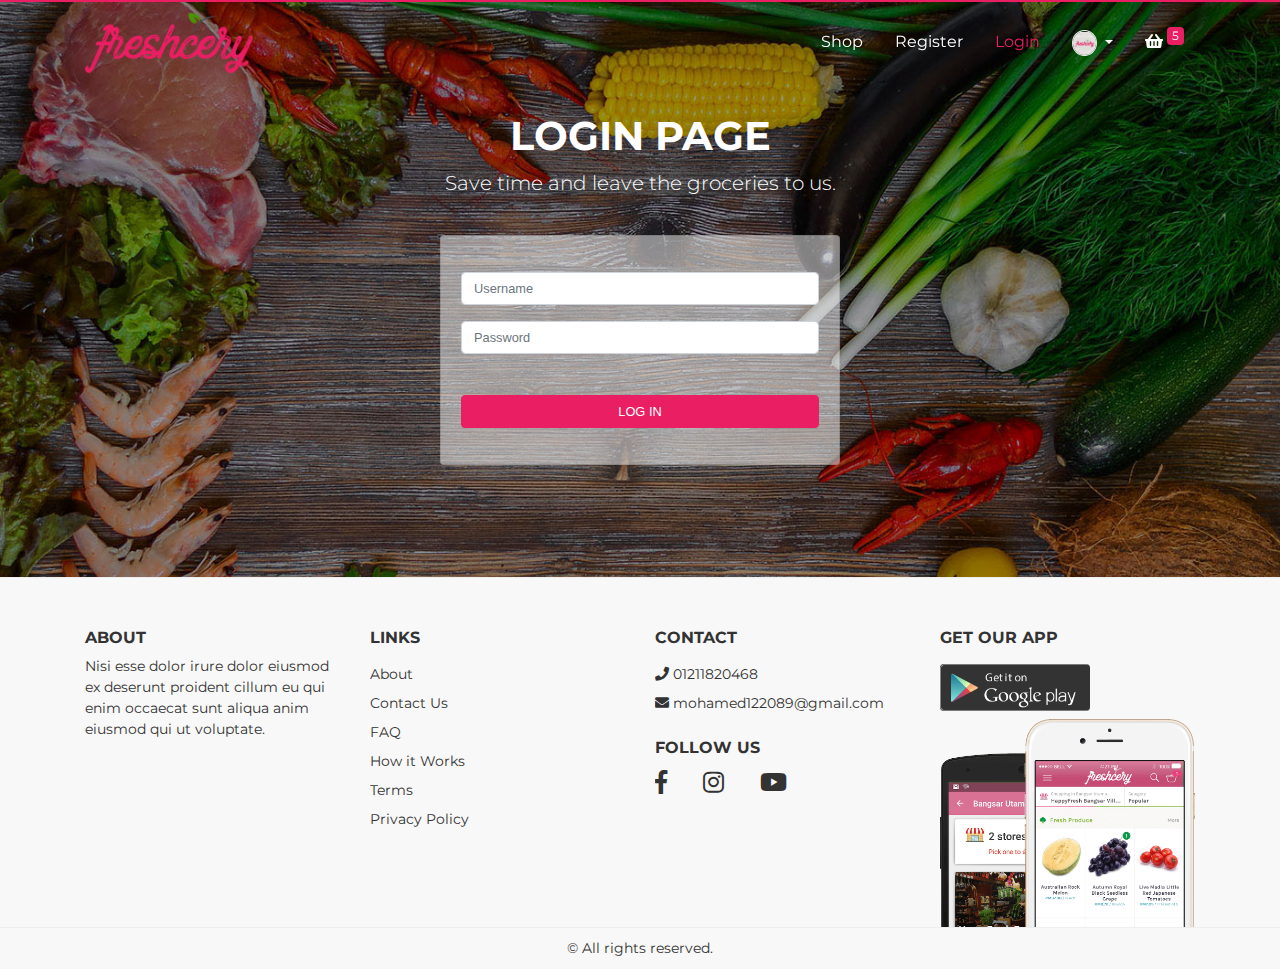
<file: login.html>
<!DOCTYPE html>
<html>
<head>
    <title>Freshcery </title>
    <meta charset="utf-8">
    <meta name="viewport" content="width=device-width, initial-scale=1.0">
    <link href="https://fonts.googleapis.com/css?family=Montserrat:400,700" rel="stylesheet" type="text/css">
    <link href="https://fonts.googleapis.com/css?family=Lato:400,700,400italic,700italic" rel="stylesheet" type="text/css">
    <link href="assets/fonts/sb-bistro/sb-bistro.css" rel="stylesheet" type="text/css">
    <link href="assets/fonts/font-awesome/font-awesome.css" rel="stylesheet" type="text/css">

    <link rel="stylesheet" type="text/css" media="all" href="assets/packages/bootstrap/bootstrap.css">
    <link rel="stylesheet" type="text/css" media="all" href="assets/packages/o2system-ui/o2system-ui.css">
    <link rel="stylesheet" type="text/css" media="all" href="assets/packages/owl-carousel/owl-carousel.css">
    <link rel="stylesheet" type="text/css" media="all" href="assets/packages/cloudzoom/cloudzoom.css">
    <link rel="stylesheet" type="text/css" media="all" href="assets/packages/thumbelina/thumbelina.css">
    <link rel="stylesheet" type="text/css" media="all" href="assets/packages/bootstrap-touchspin/bootstrap-touchspin.css">
    <link rel="stylesheet" type="text/css" media="all" href="assets/css/theme.css">

</head>
<body>
    <div class="page-header">
        <!--=============== Navbar ===============-->
        <nav class="navbar fixed-top navbar-expand-md navbar-dark bg-transparent" id="page-navigation">
            <div class="container">
                <!-- Navbar Brand -->
                <a href="index.html" class="navbar-brand">
                    <img src="assets/img/logo/logo.png" alt="">
                </a>

                <!-- Toggle Button -->
                <button class="navbar-toggler" type="button" data-toggle="collapse" data-target="#navbarcollapse" aria-controls="navbarCollapse" aria-expanded="false" aria-label="Toggle navigation">
                    <span class="navbar-toggler-icon"></span>
                </button>

                <div class="collapse navbar-collapse" id="navbarcollapse">
                    <!-- Navbar Menu -->
                    <ul class="navbar-nav ml-auto">
                        <li class="nav-item">
                            <a href="shop.html" class="nav-link">Shop</a>
                        </li>
                        <li class="nav-item">
                            <a href="register.html" class="nav-link">Register</a>
                        </li>
                        <li class="nav-item">
                            <a href="login.html" class="nav-link active">Login</a>
                        </li>
                        <li class="nav-item dropdown">
                            <a class="nav-link dropdown-toggle" href="javascript:void(0)" id="navbarDropdown" role="button" data-toggle="dropdown" aria-haspopup="true" aria-expanded="false">
                                <div class="avatar-header"><img src="assets/img/logo/avatar.jpg"></div> 
                            </a>
                            <div class="dropdown-menu" aria-labelledby="navbarDropdown">
                                <a class="dropdown-item" href="transaction.html">Transactions History</a>
                                <a class="dropdown-item" href="setting.html">Settings</a>
                            </div>
                          </li>
                        <li class="nav-item dropdown">
                            <a href="javascript:void(0)" class="nav-link dropdown-toggle" data-toggle="dropdown" aria-haspopup="true" aria-expanded="false">
                                <i class="fa fa-shopping-basket"></i> <span class="badge badge-primary">5</span>
                            </a>
                            <div class="dropdown-menu shopping-cart">
                                <ul>
                                    <li>
                                        <div class="drop-title">Your Cart</div>
                                    </li>
                                    <li>
                                        <div class="shopping-cart-list">
                                            <div class="media">
                                                <img class="d-flex mr-3" src="assets/img/logo/avatar.jpg" width="60">
                                                <div class="media-body">
                                                    <h5><a href="javascript:void(0)">Carrot</a></h5>
                                                    <p class="price">
                                                        <span class="discount text-muted">EGP. 700.000</span>
                                                        <span>EGP. 100.000</span>
                                                    </p>
                                                    <p class="text-muted">Qty: 1</p>
                                                </div>
                                            </div>
                                            <div class="media">
                                                <img class="d-flex mr-3" src="assets/img/logo/avatar.jpg" width="60">
                                                <div class="media-body">
                                                    <h5><a href="javascript:void(0)">Carrot</a></h5>
                                                    <p class="price">
                                                        <span class="discount text-muted">EGP. 700.000</span>
                                                        <span>EGP. 100.000</span>
                                                    </p>
                                                    <p class="text-muted">Qty: 1</p>
                                                </div>
                                            </div>
                                            <div class="media">
                                                <img class="d-flex mr-3" src="assets/img/logo/avatar.jpg" width="60">
                                                <div class="media-body">
                                                    <h5><a href="javascript:void(0)">Carrot</a></h5>
                                                    <p class="price">
                                                        <span class="discount text-muted">EGP. 700.000</span>
                                                        <span>EGP. 100.000</span>
                                                    </p>
                                                    <p class="text-muted">Qty: 1</p>
                                                </div>
                                            </div>
                                            <div class="media">
                                                <img class="d-flex mr-3" src="assets/img/logo/avatar.jpg" width="60">
                                                <div class="media-body">
                                                    <h5><a href="javascript:void(0)">Carrot</a></h5>
                                                    <p class="price">
                                                        <span class="discount text-muted">EGP. 700.000</span>
                                                        <span>EGP. 100.000</span>
                                                    </p>
                                                    <p class="text-muted">Qty: 1</p>
                                                </div>
                                            </div>
                                        </div>
                                    </li>
                                    <li>
                                        <div class="drop-title d-flex justify-content-between">
                                            <span>Total:</span>
                                            <span class="text-primary"><strong>EGP. 2000.000</strong></span>
                                        </div>
                                    </li>
                                    <li class="d-flex justify-content-between pl-3 pr-3 pt-3">
                                        <a href="cart.html" class="btn btn-default">View Cart</a>
                                        <a href="checkout.html" class="btn btn-primary">Checkout</a>
                                    </li>
                                </ul>
                            </div>
                        </li>
                    </ul>
                </div>

            </div>
        </nav>
    </div>
    <div id="page-content" class="page-content">
        <div class="banner">
            <div class="jumbotron jumbotron-bg text-center rounded-0" style="background-image: url('assets/img/bg-header.jpg');">
                <div class="container">
                    <h1 class="pt-5">
                        Login Page
                    </h1>
                    <p class="lead">
                        Save time and leave the groceries to us.
                    </p>

                    <div class="card card-login mb-5">
                        <div class="card-body">
                            <form class="form-horizontal" action="index.html">
                                <div class="form-group row mt-3">
                                    <div class="col-md-12">
                                        <input class="form-control" type="text" required="" placeholder="Username">
                                    </div>
                                </div>
                                <div class="form-group row">
                                    <div class="col-md-12">
                                        <input class="form-control" type="password" required="" placeholder="Password">
                                    </div>
                                </div>
                                <div class="form-group row">
                                    <div class="col-md-12 d-flex justify-content-between align-items-center">
                                        <!-- <div class="checkbox">
                                            <input id="checkbox0" type="checkbox" name="remember">
                                            <label for="checkbox0" class="mb-0"> Remember Me? </label>
                                        </div> -->
                                        <!-- <a href="login.html" class="text-light"><i class="fa fa-bell"></i> Forgot password?</a> -->
                                    </div>
                                </div>
                                <div class="form-group row text-center mt-4">
                                    <div class="col-md-12">
                                        <button type="submit" class="btn btn-primary btn-block text-uppercase">Log In</button>
                                    </div>
                                </div>
                            </form>
                        </div>
                    </div>
                </div>
            </div>
        </div>
    </div>
    <footer>
        <div class="container">
            <div class="row">
                <div class="col-md-3">
                    <h5>About</h5>
                    <p>Nisi esse dolor irure dolor eiusmod ex deserunt proident cillum eu qui enim occaecat sunt aliqua anim eiusmod qui ut voluptate.</p>
                </div>
                <div class="col-md-3">
                    <h5>Links</h5>
                    <ul>
                        <li>
                            <a href="about.html">About</a>
                        </li>
                        <li>
                            <a href="contact.html">Contact Us</a>
                        </li>
                        <li>
                            <a href="faq.html">FAQ</a>
                        </li>
                        <li>
                            <a href="javascript:void(0)">How it Works</a>
                        </li>
                        <li>
                            <a href="terms.html">Terms</a>
                        </li>
                        <li>
                            <a href="privacy.html">Privacy Policy</a>
                        </li>
                    </ul>
                </div>
                <div class="col-md-3">
                     <h5>Contact</h5>
                     <ul>
                         <li>
                            <a href="tel:+201211820468"><i class="fa fa-phone"></i> 01211820468</a>
                        </li>
                        <li>
                            <a href="mailto:mohamed122089@gmail.com"><i class="fa fa-envelope"></i> mohamed122089@gmail.com</a>
                         </li>
                     </ul>

                     <h5>Follow Us</h5>
                     <ul class="social">
                         <li>
                            <a href="javascript:void(0)" target="_blank"><i class="fab fa-facebook-f"></i></a>
                         </li>
                         <li>
                            <a href="javascript:void(0)" target="_blank"><i class="fab fa-instagram"></i></a>
                         </li>
                         <li>
                            <a href="javascript:void(0)" target="_blank"><i class="fab fa-youtube"></i></a>
                         </li>
                     </ul>
                </div>
                <div class="col-md-3">
                     <h5>Get Our App</h5>
                     <ul class="mb-0">
                         <li class="download-app">
                             <a href="#"><img src="assets/img/playstore.png"></a>
                         </li>
                         <li style="height: 200px">
                             <div class="mockup">
                                 <img src="assets/img/mockup.png">
                             </div>
                         </li>
                     </ul>
                </div>
            </div>
        </div>
        <p class="copyright">&copy;  All rights reserved.</p>
    </footer>

    <script type="text/javascript" src="assets/js/jquery.js"></script>
    <script type="text/javascript" src="assets/js/jquery-migrate.js"></script>
    <script type="text/javascript" src="assets/packages/bootstrap/libraries/popper.js"></script>
    <script type="text/javascript" src="assets/packages/bootstrap/bootstrap.js"></script>
    <script type="text/javascript" src="assets/packages/o2system-ui/o2system-ui.js"></script>
    <script type="text/javascript" src="assets/packages/owl-carousel/owl-carousel.js"></script>
    <script type="text/javascript" src="assets/packages/cloudzoom/cloudzoom.js"></script>
    <script type="text/javascript" src="assets/packages/thumbelina/thumbelina.js"></script>
    <script type="text/javascript" src="assets/packages/bootstrap-touchspin/bootstrap-touchspin.js"></script>
    <script type="text/javascript" src="assets/js/theme.js"></script>
</body>
</html>
</file>
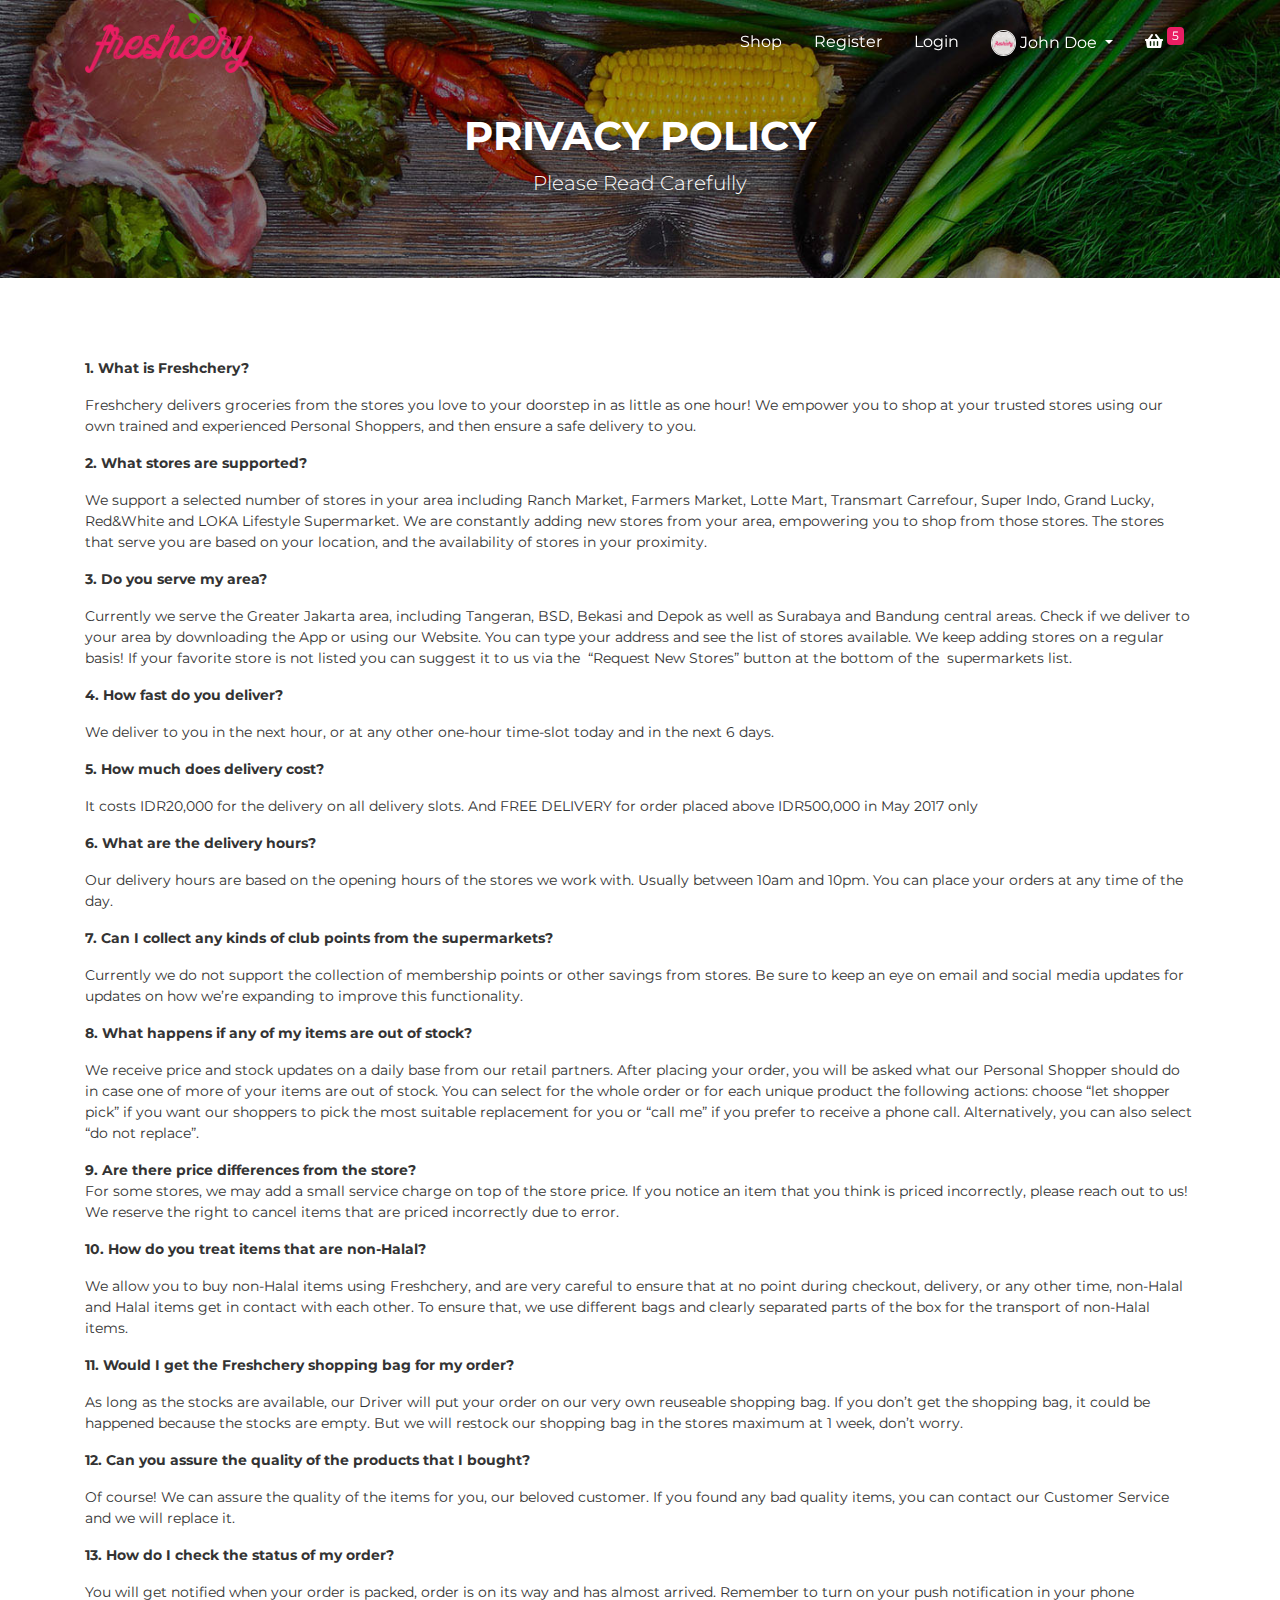
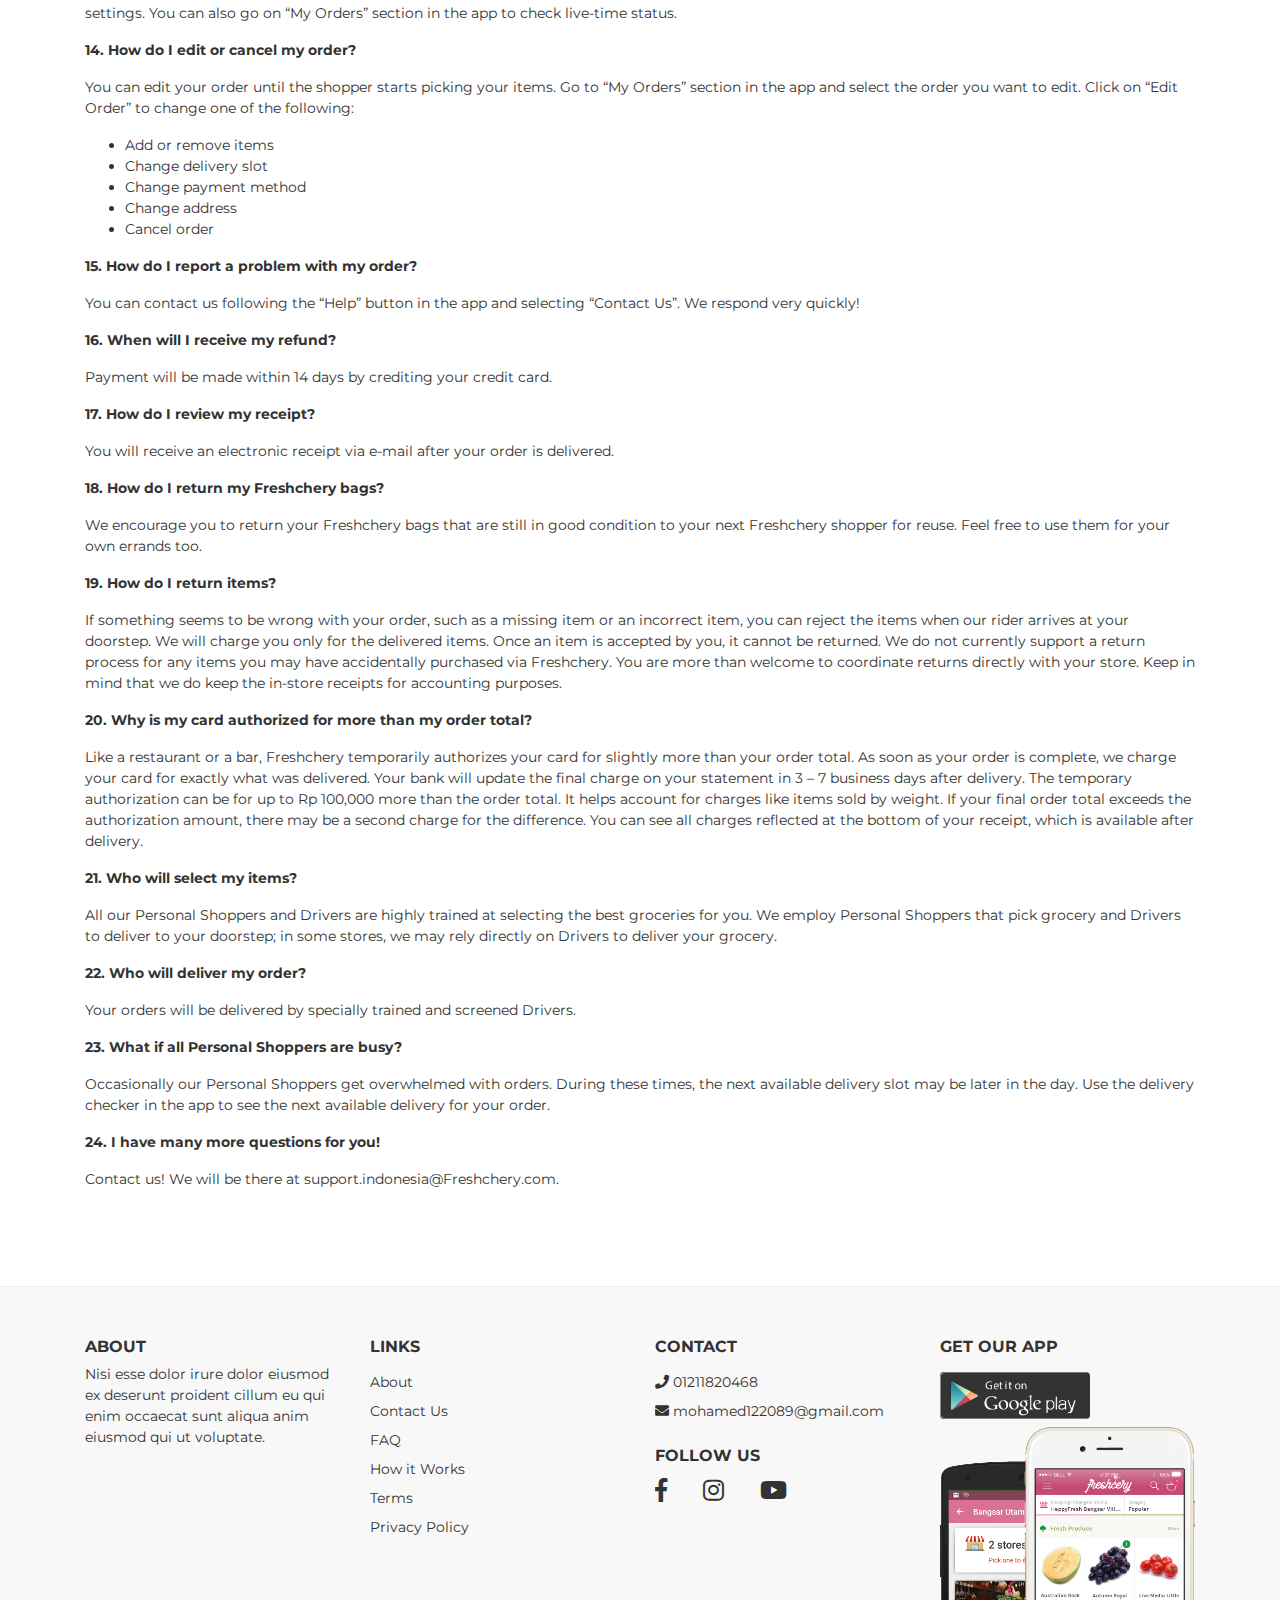
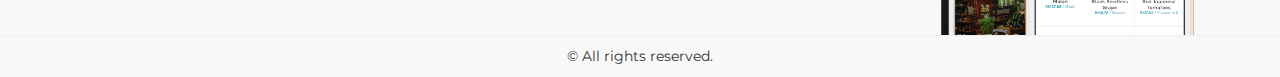
<file: privacy.html>
<!DOCTYPE html>
<html>
<head>
    <title>Freshcery </title>
    <meta charset="utf-8">
    <meta name="viewport" content="width=device-width, initial-scale=1.0">
    <link href="https://fonts.googleapis.com/css?family=Montserrat:400,700" rel="stylesheet" type="text/css">
    <link href="https://fonts.googleapis.com/css?family=Lato:400,700,400italic,700italic" rel="stylesheet" type="text/css">
    <link href="assets/fonts/sb-bistro/sb-bistro.css" rel="stylesheet" type="text/css">
    <link href="assets/fonts/font-awesome/font-awesome.css" rel="stylesheet" type="text/css">

    <link rel="stylesheet" type="text/css" media="all" href="assets/packages/bootstrap/bootstrap.css">
    <link rel="stylesheet" type="text/css" media="all" href="assets/packages/o2system-ui/o2system-ui.css">
    <link rel="stylesheet" type="text/css" media="all" href="assets/packages/owl-carousel/owl-carousel.css">
    <link rel="stylesheet" type="text/css" media="all" href="assets/packages/cloudzoom/cloudzoom.css">
    <link rel="stylesheet" type="text/css" media="all" href="assets/packages/thumbelina/thumbelina.css">
    <link rel="stylesheet" type="text/css" media="all" href="assets/packages/bootstrap-touchspin/bootstrap-touchspin.css">
    <link rel="stylesheet" type="text/css" media="all" href="assets/css/theme.css">

</head>
<body>
    <div class="page-header">
        <!--=============== Navbar ===============-->
        <nav class="navbar fixed-top navbar-expand-md navbar-dark bg-transparent" id="page-navigation">
            <div class="container">
                <!-- Navbar Brand -->
                <a href="index.html" class="navbar-brand">
                    <img src="assets/img/logo/logo.png" alt="">
                </a>

                <!-- Toggle Button -->
                <button class="navbar-toggler" type="button" data-toggle="collapse" data-target="#navbarcollapse" aria-controls="navbarCollapse" aria-expanded="false" aria-label="Toggle navigation">
                    <span class="navbar-toggler-icon"></span>
                </button>

                <div class="collapse navbar-collapse" id="navbarcollapse">
                    <!-- Navbar Menu -->
                    <ul class="navbar-nav ml-auto">
                        <li class="nav-item">
                            <a href="shop.html" class="nav-link">Shop</a>
                        </li>
                        <li class="nav-item">
                            <a href="register.html" class="nav-link">Register</a>
                        </li>
                        <li class="nav-item">
                            <a href="login.html" class="nav-link">Login</a>
                        </li>
                        <li class="nav-item dropdown">
                            <a class="nav-link dropdown-toggle" href="javascript:void(0)" id="navbarDropdown" role="button" data-toggle="dropdown" aria-haspopup="true" aria-expanded="false">
                                <div class="avatar-header"><img src="assets/img/logo/avatar.jpg"></div> John Doe
                            </a>
                            <div class="dropdown-menu" aria-labelledby="navbarDropdown">
                                <a class="dropdown-item" href="transaction.html">Transactions History</a>
                                <a class="dropdown-item" href="setting.html">Settings</a>
                            </div>
                          </li>
                        <li class="nav-item dropdown">
                            <a href="javascript:void(0)" class="nav-link dropdown-toggle" data-toggle="dropdown" aria-haspopup="true" aria-expanded="false">
                                <i class="fa fa-shopping-basket"></i> <span class="badge badge-primary">5</span>
                            </a>
                            <div class="dropdown-menu shopping-cart">
                                <ul>
                                    <li>
                                        <div class="drop-title">Your Cart</div>
                                    </li>
                                    <li>
                                        <div class="shopping-cart-list">
                                            <div class="media">
                                                <img class="d-flex mr-3" src="assets/img/logo/avatar.jpg" width="60">
                                                <div class="media-body">
                                                    <h5><a href="javascript:void(0)">Carrot</a></h5>
                                                    <p class="price">
                                                        <span class="discount text-muted">EGP. 700.000</span>
                                                        <span>EGP. 100.000</span>
                                                    </p>
                                                    <p class="text-muted">Qty: 1</p>
                                                </div>
                                            </div>
                                            <div class="media">
                                                <img class="d-flex mr-3" src="assets/img/logo/avatar.jpg" width="60">
                                                <div class="media-body">
                                                    <h5><a href="javascript:void(0)">Carrot</a></h5>
                                                    <p class="price">
                                                        <span class="discount text-muted">EGP. 700.000</span>
                                                        <span>EGP. 100.000</span>
                                                    </p>
                                                    <p class="text-muted">Qty: 1</p>
                                                </div>
                                            </div>
                                            <div class="media">
                                                <img class="d-flex mr-3" src="assets/img/logo/avatar.jpg" width="60">
                                                <div class="media-body">
                                                    <h5><a href="javascript:void(0)">Carrot</a></h5>
                                                    <p class="price">
                                                        <span class="discount text-muted">EGP. 700.000</span>
                                                        <span>EGP. 100.000</span>
                                                    </p>
                                                    <p class="text-muted">Qty: 1</p>
                                                </div>
                                            </div>
                                            <div class="media">
                                                <img class="d-flex mr-3" src="assets/img/logo/avatar.jpg" width="60">
                                                <div class="media-body">
                                                    <h5><a href="javascript:void(0)">Carrot</a></h5>
                                                    <p class="price">
                                                        <span class="discount text-muted">EGP. 700.000</span>
                                                        <span>EGP. 100.000</span>
                                                    </p>
                                                    <p class="text-muted">Qty: 1</p>
                                                </div>
                                            </div>
                                        </div>
                                    </li>
                                    <li>
                                        <div class="drop-title d-flex justify-content-between">
                                            <span>Total:</span>
                                            <span class="text-primary"><strong>EGP. 2000.000</strong></span>
                                        </div>
                                    </li>
                                    <li class="d-flex justify-content-between pl-3 pr-3 pt-3">
                                        <a href="cart.html" class="btn btn-default">View Cart</a>
                                        <a href="checkout.html" class="btn btn-primary">Checkout</a>
                                    </li>
                                </ul>
                            </div>
                        </li>
                    </ul>
                </div>

            </div>
        </nav>
    </div>
    <div id="page-content" class="page-content">
        <div class="banner">
            <div class="jumbotron jumbotron-bg text-center rounded-0" style="background-image: url('assets/img/bg-header.jpg');">
                <div class="container">
                    <h1 class="pt-5">
                        Privacy Policy
                    </h1>
                    <p class="lead">
                        Please Read Carefully
                    </p>
                </div>
            </div>
        </div>

        <section id="faq">
            <div class="container">
                <div class="row">
                    <div class="col-md-12">
                        <p><strong>1. What is Freshchery?</strong></p>
                        <p>Freshchery delivers groceries from the stores you love to your doorstep in as little as one hour! We empower you to shop at your trusted stores using our own trained and experienced Personal Shoppers, and then ensure a safe delivery to you.</p>
                        <p><strong>2. What stores are supported?</strong></p>
                        <p>We support a selected number of stores in your area including Ranch Market, Farmers Market, Lotte Mart, Transmart Carrefour, Super Indo, Grand Lucky, Red&amp;White and LOKA Lifestyle Supermarket. We are constantly adding new stores from your area, empowering you to shop from those stores. The stores that serve you are based on your location, and the availability of stores in your proximity.</p>
                        <p><strong>3. Do you serve my area?</strong></p>
                        <p>Currently we serve the Greater Jakarta area, including Tangeran, BSD, Bekasi and Depok as well as Surabaya and Bandung central areas. Check if we deliver to your area by downloading the App or using our Website. You can type your address and see the list of stores available. We keep adding stores on a regular basis! If your favorite store is not listed you can suggest it to us via the &nbsp;“Request New Stores” button at the bottom of the&nbsp; supermarkets list.</p>
                        <p><strong>4. How fast do you deliver?</strong></p>
                        <p>We deliver to you in the next hour, or at any other one-hour time-slot today and in the next 6 days.</p>
                        <p><strong>5. How much does delivery cost?</strong></p>
                        <p>It costs IDR20,000 for the&nbsp;delivery on all delivery slots. And FREE DELIVERY for order placed above IDR500,000 in May 2017 only</p>
                        <p><strong>6. What are the delivery hours?</strong></p>
                        <p>Our delivery hours are based on the opening hours of the stores we work with. Usually between 10am and 10pm. You can place your orders at any time of the day.</p>
                        <p><strong>7. Can I collect any kinds of club points from the supermarkets?</strong></p>
                        <p>Currently we do not support the collection of membership points or other savings from stores. Be sure to keep an eye on email and social media updates for updates on how we’re expanding to improve this functionality.</p>
                        <p><strong>8. What happens if any of my items are out of stock?</strong></p>
                        <p>We receive price and stock updates on a daily base from our retail partners. After placing your order, you will be asked what our Personal Shopper should do in case one of more of your items are out of stock. You can select for the whole order or for each unique product the following actions: choose “let shopper pick” if you want our shoppers to pick the most suitable replacement for you or “call me” if you prefer to receive a phone call. Alternatively, you can also select “do not replace”.</p>
                        <p><strong>9. Are there price differences from the store?</strong><br>
                        For some stores, we may add a small service charge on top of the store price. If you notice an item that you think is priced incorrectly, please reach out to us! We reserve the right to cancel items that are priced incorrectly due to error.</p>
                        <p><strong>10. How do you treat items that are non-Halal?</strong></p>
                        <p>We allow you to buy non-Halal items using Freshchery, and are very careful to ensure that at no point during checkout, delivery, or any other time, non-Halal and Halal items get in contact with each other. To ensure that, we use different bags and clearly separated parts of the box for the transport of non-Halal items.</p>
                        <p><strong>11. Would I get the Freshchery shopping bag for my order?</strong></p>
                        <p>As long as the stocks are available, our Driver will put your order on our very own reuseable shopping bag. If you don’t get the shopping bag, it could be happened because the stocks are empty. But we will restock our shopping bag in the stores maximum at 1 week, don’t worry.</p>
                        <p><strong>12.&nbsp;Can you assure the quality of the products that I bought?</strong></p>
                        <p>Of course! We can assure the quality of the items for you, our beloved customer. If you found any bad quality items, you can contact our Customer Service and we will replace it.</p>
                        <p><strong>13. How do I check the status of my order?</strong></p>
                        <p>You will get notified when your order is packed, order is on its way and has almost arrived. Remember to turn on your push notification in your phone settings. You can also go on “My Orders” section in the app to check live-time status.</p>
                        <p><strong>14. How do I edit or cancel my order?</strong></p>
                        <p>You can edit your order until the shopper starts picking your items. Go to “My Orders” section in the app and select the order you want to edit. Click on “Edit Order” to change one of the following:</p>
                        <ul>
                        <li>Add or remove items</li>
                        <li>Change delivery slot</li>
                        <li>Change payment method</li>
                        <li>Change address</li>
                        <li>Cancel order</li>
                        </ul>
                        <p><strong>15. How do I report a problem with my order?</strong></p>
                        <p>You can contact us following the “Help” button in the app and selecting “Contact Us”. We respond very quickly!</p>
                        <p><strong>16. When will I receive my refund?</strong></p>
                        <p>Payment will be made within 14 days by crediting your credit card.</p>
                        <p><strong>17. How do I review my receipt?</strong></p>
                        <p>You will receive an electronic receipt via e-mail after your order is delivered.</p>
                        <p><strong>18. How do I return my Freshchery bags?</strong></p>
                        <p>We encourage you to return your Freshchery bags that are still in good condition to your next Freshchery shopper for reuse. Feel free to use them for your own errands too.</p>
                        <p><strong>19. How do I return items?</strong></p>
                        <p>If something seems to be wrong with your order, such as a missing item or an incorrect item, you can reject the items when our rider arrives at your doorstep. We will charge you only for the delivered items. Once an item is accepted by you, it cannot be returned. We do not currently support a return process for any items you may have accidentally purchased via Freshchery. You are more than welcome to coordinate returns directly with your store. Keep in mind that we do keep the in-store receipts for accounting purposes.</p>
                        <p><strong>20. Why is my card authorized for more than my order total?</strong></p>
                        <p>Like a restaurant or a bar, Freshchery temporarily authorizes your card for slightly more than your order total. As soon as your order is complete, we charge your card for exactly what was delivered. Your bank will update the final charge on your statement in 3 – 7 business days after delivery. The temporary authorization can be for up to Rp 100,000 more than the order total. It helps account for charges like items sold by weight. If your final order total exceeds the authorization amount, there may be a second charge for the difference. You can see all charges reflected at the bottom of your receipt, which is available after delivery.</p>
                        <p><strong>21. Who will select my items?</strong></p>
                        <p>All our Personal Shoppers and Drivers are highly trained at selecting the best groceries for you. We employ Personal Shoppers that pick grocery and Drivers to deliver to your doorstep; in some stores, we may rely directly on Drivers to deliver your grocery.</p>
                        <p><strong>22. Who will deliver my order?</strong></p>
                        <p>Your orders will be delivered by specially trained and screened Drivers.</p>
                        <p><strong>23. What if all Personal Shoppers are busy?</strong></p>
                        <p>Occasionally our Personal Shoppers get overwhelmed with orders. During these times, the next available delivery slot may be later in the day. Use the delivery checker in the app to see the next available delivery for your order.</p>
                        <p><strong>24. I have many more questions for you!</strong></p>
                        <p>Contact us! We will be there at support.indonesia@Freshchery.com.</p>


                    </div>
                </div>
            </div>
        </section>
    </div>
    <footer>
        <div class="container">
            <div class="row">
                <div class="col-md-3">
                    <h5>About</h5>
                    <p>Nisi esse dolor irure dolor eiusmod ex deserunt proident cillum eu qui enim occaecat sunt aliqua anim eiusmod qui ut voluptate.</p>
                </div>
                <div class="col-md-3">
                    <h5>Links</h5>
                    <ul>
                        <li>
                            <a href="about.html">About</a>
                        </li>
                        <li>
                            <a href="contact.html">Contact Us</a>
                        </li>
                        <li>
                            <a href="faq.html">FAQ</a>
                        </li>
                        <li>
                            <a href="javascript:void(0)">How it Works</a>
                        </li>
                        <li>
                            <a href="terms.html">Terms</a>
                        </li>
                        <li>
                            <a href="privacy.html">Privacy Policy</a>
                        </li>
                    </ul>
                </div>
                <div class="col-md-3">
                     <h5>Contact</h5>
                     <ul>
                         <li>
                            <a href="tel:+201211820468"><i class="fa fa-phone"></i> 01211820468</a>
                        </li>
                        <li>
                            <a href="mailto:mohamed122089@gmail.com"><i class="fa fa-envelope"></i> mohamed122089@gmail.com</a>
                         </li>
                     </ul>

                     <h5>Follow Us</h5>
                     <ul class="social">
                         <li>
                            <a href="javascript:void(0)" target="_blank"><i class="fab fa-facebook-f"></i></a>
                         </li>
                         <li>
                            <a href="javascript:void(0)" target="_blank"><i class="fab fa-instagram"></i></a>
                         </li>
                         <li>
                            <a href="javascript:void(0)" target="_blank"><i class="fab fa-youtube"></i></a>
                         </li>
                     </ul>
                </div>
                <div class="col-md-3">
                     <h5>Get Our App</h5>
                     <ul class="mb-0">
                         <li class="download-app">
                             <a href="#"><img src="assets/img/playstore.png"></a>
                         </li>
                         <li style="height: 200px">
                             <div class="mockup">
                                 <img src="assets/img/mockup.png">
                             </div>
                         </li>
                     </ul>
                </div>
            </div>
        </div>
        <p class="copyright">&copy;  All rights reserved.</p>
    </footer>

    <script type="text/javascript" src="assets/js/jquery.js"></script>
    <script type="text/javascript" src="assets/js/jquery-migrate.js"></script>
    <script type="text/javascript" src="assets/packages/bootstrap/libraries/popper.js"></script>
    <script type="text/javascript" src="assets/packages/bootstrap/bootstrap.js"></script>
    <script type="text/javascript" src="assets/packages/o2system-ui/o2system-ui.js"></script>
    <script type="text/javascript" src="assets/packages/owl-carousel/owl-carousel.js"></script>
    <script type="text/javascript" src="assets/packages/cloudzoom/cloudzoom.js"></script>
    <script type="text/javascript" src="assets/packages/thumbelina/thumbelina.js"></script>
    <script type="text/javascript" src="assets/packages/bootstrap-touchspin/bootstrap-touchspin.js"></script>
    <script type="text/javascript" src="assets/js/theme.js"></script>
</body>
</html>
</file>
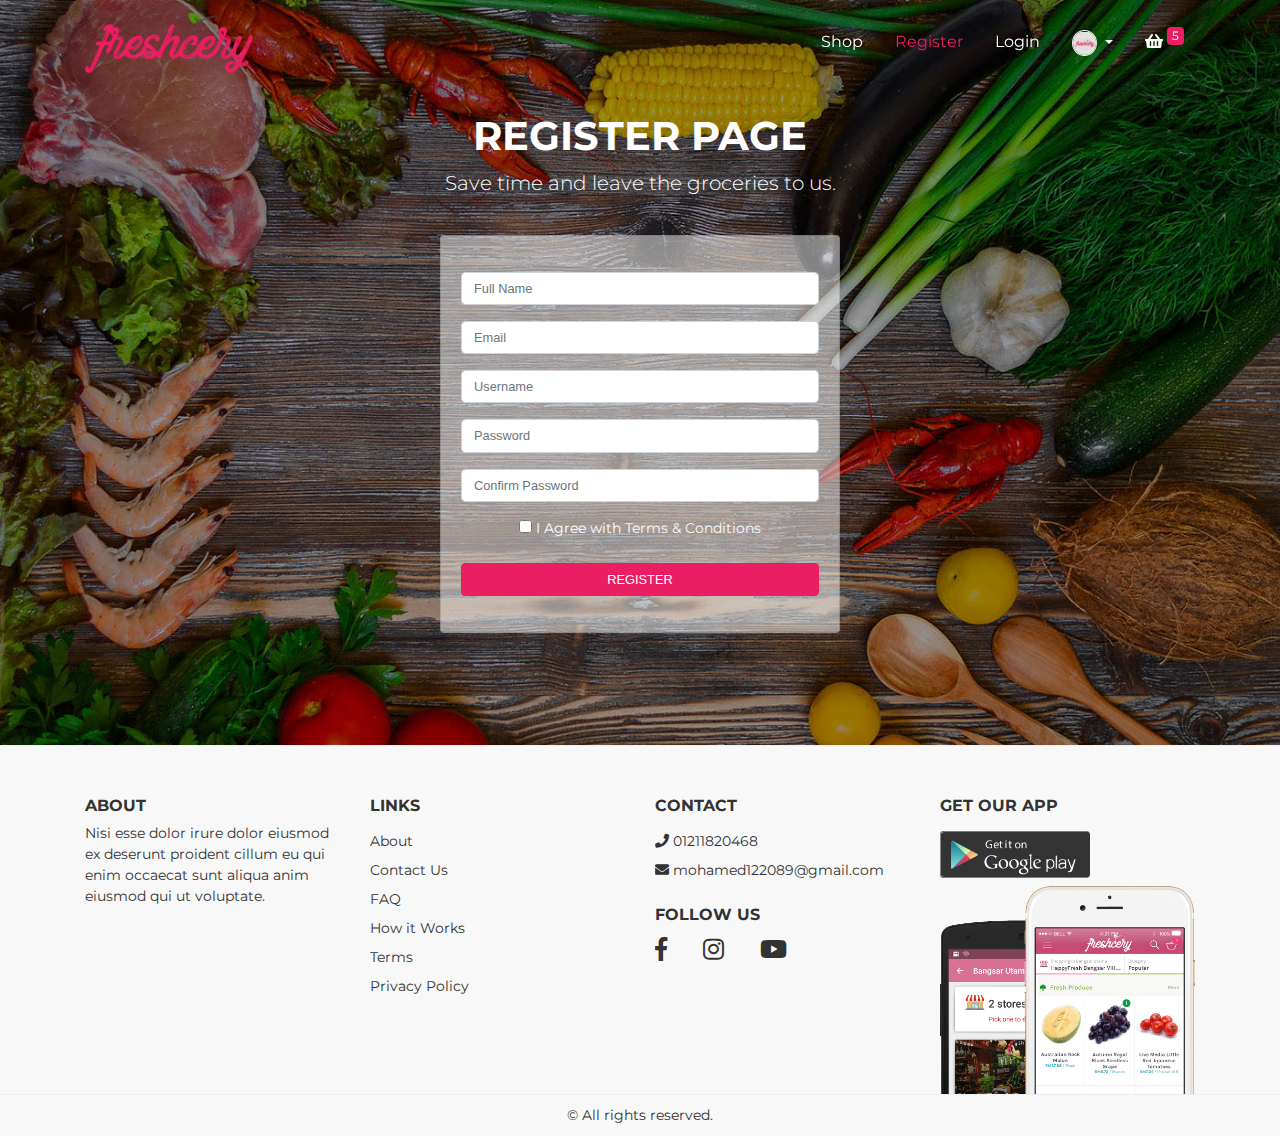
<file: register.html>
<!DOCTYPE html>
<html>
<head>
    <title>Freshcery </title>
    <meta charset="utf-8">
    <meta name="viewport" content="width=device-width, initial-scale=1.0">
    <link href="https://fonts.googleapis.com/css?family=Montserrat:400,700" rel="stylesheet" type="text/css">
    <link href="https://fonts.googleapis.com/css?family=Lato:400,700,400italic,700italic" rel="stylesheet" type="text/css">
    <link href="assets/fonts/sb-bistro/sb-bistro.css" rel="stylesheet" type="text/css">
    <link href="assets/fonts/font-awesome/font-awesome.css" rel="stylesheet" type="text/css">

    <link rel="stylesheet" type="text/css" media="all" href="assets/packages/bootstrap/bootstrap.css">
    <link rel="stylesheet" type="text/css" media="all" href="assets/packages/o2system-ui/o2system-ui.css">
    <link rel="stylesheet" type="text/css" media="all" href="assets/packages/owl-carousel/owl-carousel.css">
    <link rel="stylesheet" type="text/css" media="all" href="assets/packages/cloudzoom/cloudzoom.css">
    <link rel="stylesheet" type="text/css" media="all" href="assets/packages/thumbelina/thumbelina.css">
    <link rel="stylesheet" type="text/css" media="all" href="assets/packages/bootstrap-touchspin/bootstrap-touchspin.css">
    <link rel="stylesheet" type="text/css" media="all" href="assets/css/theme.css">

</head>
<body>
    <div class="page-header">
        <!--=============== Navbar ===============-->
        <nav class="navbar fixed-top navbar-expand-md navbar-dark bg-transparent" id="page-navigation">
            <div class="container">
                <!-- Navbar Brand -->
                <a href="index.html" class="navbar-brand">
                    <img src="assets/img/logo/logo.png" alt="">
                </a>

                <!-- Toggle Button -->
                <button class="navbar-toggler" type="button" data-toggle="collapse" data-target="#navbarcollapse" aria-controls="navbarCollapse" aria-expanded="false" aria-label="Toggle navigation">
                    <span class="navbar-toggler-icon"></span>
                </button>

                <div class="collapse navbar-collapse" id="navbarcollapse">
                    <!-- Navbar Menu -->
                    <ul class="navbar-nav ml-auto">
                        <li class="nav-item">
                            <a href="shop.html" class="nav-link">Shop</a>
                        </li>
                        <li class="nav-item">
                            <a href="register.html" class="nav-link active">Register</a>
                        </li>
                        <li class="nav-item">
                            <a href="login.html" class="nav-link">Login</a>
                        </li>
                        <li class="nav-item dropdown">
                            <a class="nav-link dropdown-toggle" href="javascript:void(0)" id="navbarDropdown" role="button" data-toggle="dropdown" aria-haspopup="true" aria-expanded="false">
                                <div class="avatar-header"><img src="assets/img/logo/avatar.jpg"></div> 
                            </a>
                            <div class="dropdown-menu" aria-labelledby="navbarDropdown">
                                <a class="dropdown-item" href="transaction.html">Transactions History</a>
                                <a class="dropdown-item" href="setting.html">Settings</a>
                            </div>
                          </li>
                        <li class="nav-item dropdown">
                            <a href="javascript:void(0)" class="nav-link dropdown-toggle" data-toggle="dropdown" aria-haspopup="true" aria-expanded="false">
                                <i class="fa fa-shopping-basket"></i> <span class="badge badge-primary">5</span>
                            </a>
                            <div class="dropdown-menu shopping-cart">
                                <ul>
                                    <li>
                                        <div class="drop-title">Your Cart</div>
                                    </li>
                                    <li>
                                        <div class="shopping-cart-list">
                                            <div class="media">
                                                <img class="d-flex mr-3" src="assets/img/logo/avatar.jpg" width="60">
                                                <div class="media-body">
                                                    <h5><a href="javascript:void(0)">Carrot</a></h5>
                                                    <p class="price">
                                                        <span class="discount text-muted">EGP. 700.000</span>
                                                        <span>EGP. 100.000</span>
                                                    </p>
                                                    <p class="text-muted">Qty: 1</p>
                                                </div>
                                            </div>
                                            <div class="media">
                                                <img class="d-flex mr-3" src="assets/img/logo/avatar.jpg" width="60">
                                                <div class="media-body">
                                                    <h5><a href="javascript:void(0)">Carrot</a></h5>
                                                    <p class="price">
                                                        <span class="discount text-muted">EGP. 700.000</span>
                                                        <span>EGP. 100.000</span>
                                                    </p>
                                                    <p class="text-muted">Qty: 1</p>
                                                </div>
                                            </div>
                                            <div class="media">
                                                <img class="d-flex mr-3" src="assets/img/logo/avatar.jpg" width="60">
                                                <div class="media-body">
                                                    <h5><a href="javascript:void(0)">Carrot</a></h5>
                                                    <p class="price">
                                                        <span class="discount text-muted">EGP. 700.000</span>
                                                        <span>EGP. 100.000</span>
                                                    </p>
                                                    <p class="text-muted">Qty: 1</p>
                                                </div>
                                            </div>
                                            <div class="media">
                                                <img class="d-flex mr-3" src="assets/img/logo/avatar.jpg" width="60">
                                                <div class="media-body">
                                                    <h5><a href="javascript:void(0)">Carrot</a></h5>
                                                    <p class="price">
                                                        <span class="discount text-muted">EGP. 700.000</span>
                                                        <span>EGP. 100.000</span>
                                                    </p>
                                                    <p class="text-muted">Qty: 1</p>
                                                </div>
                                            </div>
                                        </div>
                                    </li>
                                    <li>
                                        <div class="drop-title d-flex justify-content-between">
                                            <span>Total:</span>
                                            <span class="text-primary"><strong>EGP. 2000.000</strong></span>
                                        </div>
                                    </li>
                                    <li class="d-flex justify-content-between pl-3 pr-3 pt-3">
                                        <a href="cart.html" class="btn btn-default">View Cart</a>
                                        <a href="checkout.html" class="btn btn-primary">Checkout</a>
                                    </li>
                                </ul>
                            </div>
                        </li>
                    </ul>
                </div>

            </div>
        </nav>
    </div>
    <div id="page-content" class="page-content">
        <div class="banner">
            <div class="jumbotron jumbotron-bg text-center rounded-0" style="background-image: url('assets/img/bg-header.jpg');">
                <div class="container">
                    <h1 class="pt-5">
                        Register Page
                    </h1>
                    <p class="lead">
                        Save time and leave the groceries to us.
                    </p>

                    <div class="card card-login mb-5">
                        <div class="card-body">
                            <form class="form-horizontal" action="index.html">
                                <div class="form-group row mt-3">
                                    <div class="col-md-12">
                                        <input class="form-control" type="text" required="" placeholder="Full Name">
                                    </div>
                                </div>
                                <div class="form-group row mt-3">
                                    <div class="col-md-12">
                                        <input class="form-control" type="email" required="" placeholder="Email">
                                    </div>
                                </div>
                                
                                <div class="form-group row mt-3">
                                    <div class="col-md-12">
                                        <input class="form-control" type="text" required="" placeholder="Username">
                                    </div>
                                </div>
                                <div class="form-group row">
                                    <div class="col-md-12">
                                        <input class="form-control" type="password" required="" placeholder="Password">
                                    </div>
                                </div>
                                <div class="form-group row">
                                    <div class="col-md-12">
                                        <input class="form-control" type="password" required="" placeholder="Confirm Password">
                                    </div>
                                </div>
                                <div class="form-group row">
                                    <div class="col-md-12">
                                        <div class="checkbox">
                                            <input id="checkbox0" type="checkbox" name="terms">
                                            <label for="checkbox0" class="mb-0">I Agree with <a href="terms.html" class="text-light">Terms & Conditions</a> </label>
                                        </div>
                                    </div>
                                </div>
                                <div class="form-group row text-center mt-4">
                                    <div class="col-md-12">
                                        <button type="submit" class="btn btn-primary btn-block text-uppercase">Register</button>
                                    </div>
                                </div>
                            </form>
                        </div>
                    </div>
                </div>
            </div>
        </div>
    </div>
    <footer>
        <div class="container">
            <div class="row">
                <div class="col-md-3">
                    <h5>About</h5>
                    <p>Nisi esse dolor irure dolor eiusmod ex deserunt proident cillum eu qui enim occaecat sunt aliqua anim eiusmod qui ut voluptate.</p>
                </div>
                <div class="col-md-3">
                    <h5>Links</h5>
                    <ul>
                        <li>
                            <a href="about.html">About</a>
                        </li>
                        <li>
                            <a href="contact.html">Contact Us</a>
                        </li>
                        <li>
                            <a href="faq.html">FAQ</a>
                        </li>
                        <li>
                            <a href="javascript:void(0)">How it Works</a>
                        </li>
                        <li>
                            <a href="terms.html">Terms</a>
                        </li>
                        <li>
                            <a href="privacy.html">Privacy Policy</a>
                        </li>
                    </ul>
                </div>
                <div class="col-md-3">
                     <h5>Contact</h5>
                     <ul>
                         <li>
                            <a href="tel:+201211820468"><i class="fa fa-phone"></i> 01211820468</a>
                        </li>
                        <li>
                            <a href="mailto:mohamed122089@gmail.com"><i class="fa fa-envelope"></i> mohamed122089@gmail.com</a>
                         </li>
                     </ul>

                     <h5>Follow Us</h5>
                     <ul class="social">
                         <li>
                            <a href="javascript:void(0)" target="_blank"><i class="fab fa-facebook-f"></i></a>
                         </li>
                         <li>
                            <a href="javascript:void(0)" target="_blank"><i class="fab fa-instagram"></i></a>
                         </li>
                         <li>
                            <a href="javascript:void(0)" target="_blank"><i class="fab fa-youtube"></i></a>
                         </li>
                     </ul>
                </div>
                <div class="col-md-3">
                     <h5>Get Our App</h5>
                     <ul class="mb-0">
                         <li class="download-app">
                             <a href="#"><img src="assets/img/playstore.png"></a>
                         </li>
                         <li style="height: 200px">
                             <div class="mockup">
                                 <img src="assets/img/mockup.png">
                             </div>
                         </li>
                     </ul>
                </div>
            </div>
        </div>
        <p class="copyright">&copy;  All rights reserved.</p>
    </footer>

    <script type="text/javascript" src="assets/js/jquery.js"></script>
    <script type="text/javascript" src="assets/js/jquery-migrate.js"></script>
    <script type="text/javascript" src="assets/packages/bootstrap/libraries/popper.js"></script>
    <script type="text/javascript" src="assets/packages/bootstrap/bootstrap.js"></script>
    <script type="text/javascript" src="assets/packages/o2system-ui/o2system-ui.js"></script>
    <script type="text/javascript" src="assets/packages/owl-carousel/owl-carousel.js"></script>
    <script type="text/javascript" src="assets/packages/cloudzoom/cloudzoom.js"></script>
    <script type="text/javascript" src="assets/packages/thumbelina/thumbelina.js"></script>
    <script type="text/javascript" src="assets/packages/bootstrap-touchspin/bootstrap-touchspin.js"></script>
    <script type="text/javascript" src="assets/js/theme.js"></script>
</body>
</html>
</file>
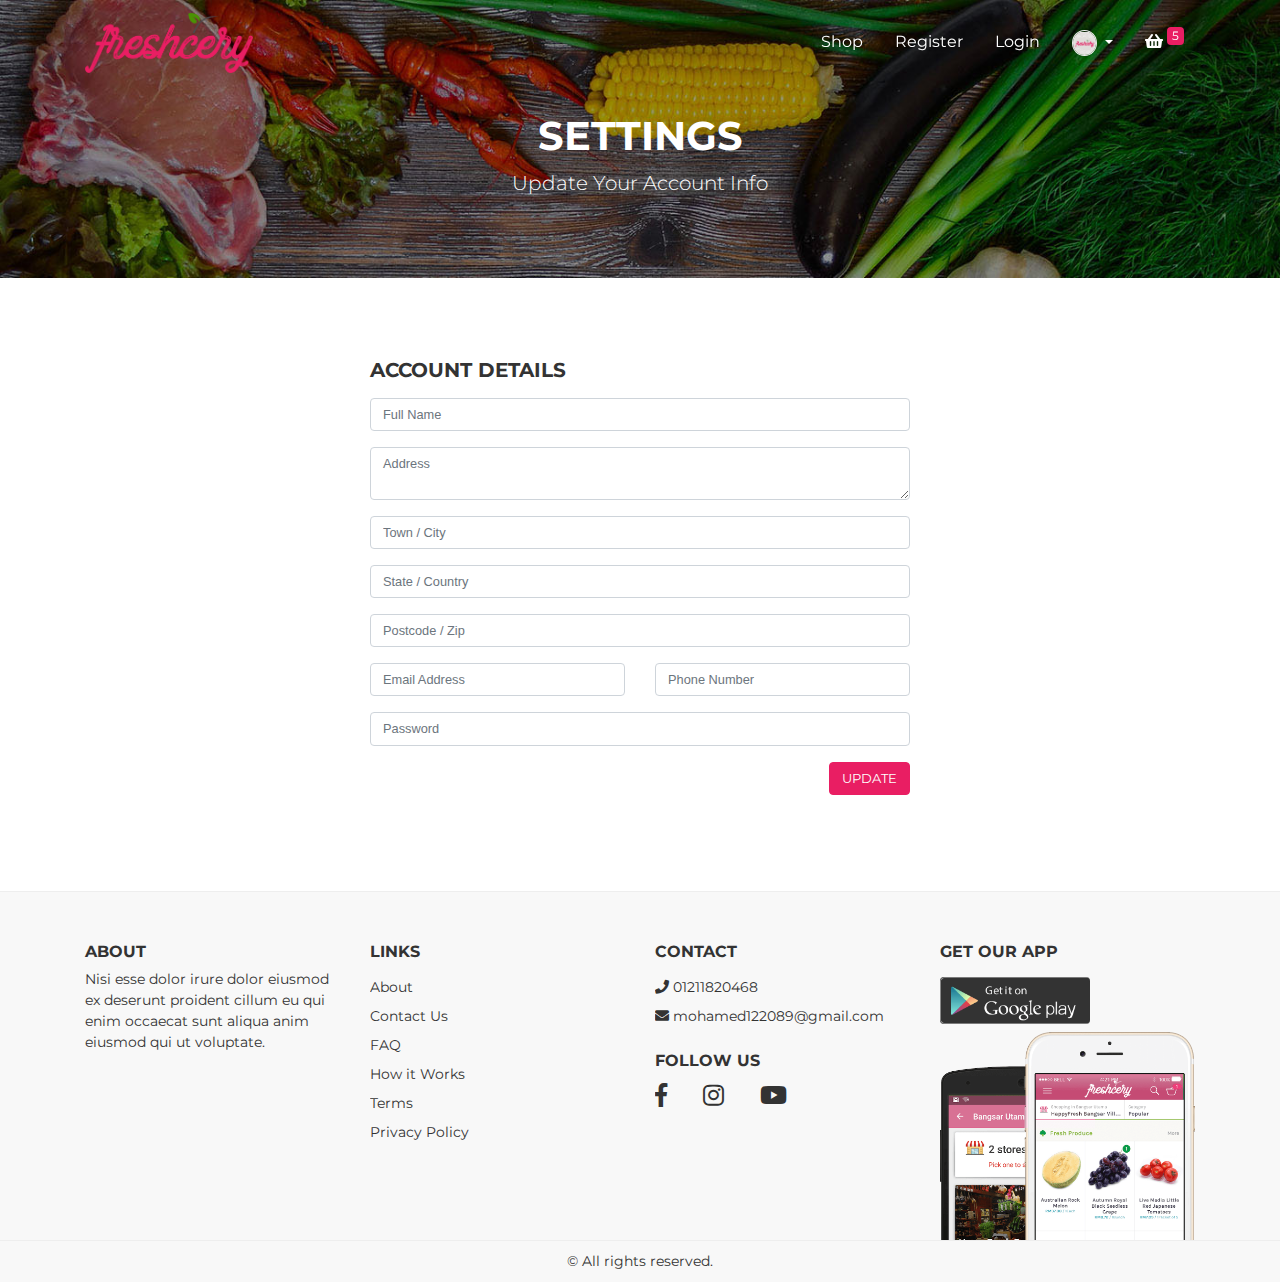
<file: setting.html>
<!DOCTYPE html>
<html>
<head>
    <title>Freshcery </title>
    <meta charset="utf-8">
    <meta name="viewport" content="width=device-width, initial-scale=1.0">
    <link href="https://fonts.googleapis.com/css?family=Montserrat:400,700" rel="stylesheet" type="text/css">
    <link href="https://fonts.googleapis.com/css?family=Lato:400,700,400italic,700italic" rel="stylesheet" type="text/css">
    <link href="assets/fonts/sb-bistro/sb-bistro.css" rel="stylesheet" type="text/css">
    <link href="assets/fonts/font-awesome/font-awesome.css" rel="stylesheet" type="text/css">

    <link rel="stylesheet" type="text/css" media="all" href="assets/packages/bootstrap/bootstrap.css">
    <link rel="stylesheet" type="text/css" media="all" href="assets/packages/o2system-ui/o2system-ui.css">
    <link rel="stylesheet" type="text/css" media="all" href="assets/packages/owl-carousel/owl-carousel.css">
    <link rel="stylesheet" type="text/css" media="all" href="assets/packages/cloudzoom/cloudzoom.css">
    <link rel="stylesheet" type="text/css" media="all" href="assets/packages/thumbelina/thumbelina.css">
    <link rel="stylesheet" type="text/css" media="all" href="assets/packages/bootstrap-touchspin/bootstrap-touchspin.css">
    <link rel="stylesheet" type="text/css" media="all" href="assets/css/theme.css">

</head>
<body>
    <div class="page-header">
        <!--=============== Navbar ===============-->
        <nav class="navbar fixed-top navbar-expand-md navbar-dark bg-transparent" id="page-navigation">
            <div class="container">
                <!-- Navbar Brand -->
                <a href="index.html" class="navbar-brand">
                    <img src="assets/img/logo/logo.png" alt="">
                </a>

                <!-- Toggle Button -->
                <button class="navbar-toggler" type="button" data-toggle="collapse" data-target="#navbarcollapse" aria-controls="navbarCollapse" aria-expanded="false" aria-label="Toggle navigation">
                    <span class="navbar-toggler-icon"></span>
                </button>

                <div class="collapse navbar-collapse" id="navbarcollapse">
                    <!-- Navbar Menu -->
                    <ul class="navbar-nav ml-auto">
                        <li class="nav-item">
                            <a href="shop.html" class="nav-link">Shop</a>
                        </li>
                        <li class="nav-item">
                            <a href="register.html" class="nav-link">Register</a>
                        </li>
                        <li class="nav-item">
                            <a href="login.html" class="nav-link">Login</a>
                        </li>
                        <li class="nav-item dropdown">
                            <a class="nav-link dropdown-toggle" href="javascript:void(0)" id="navbarDropdown" role="button" data-toggle="dropdown" aria-haspopup="true" aria-expanded="false">
                                <div class="avatar-header"><img src="assets/img/logo/avatar.jpg"></div> 
                            </a>
                            <div class="dropdown-menu" aria-labelledby="navbarDropdown">
                                <a class="dropdown-item" href="transaction.html">Transactions History</a>
                                <a class="dropdown-item" href="setting.html">Settings</a>
                            </div>
                          </li>
                        <li class="nav-item dropdown">
                            <a href="javascript:void(0)" class="nav-link dropdown-toggle" data-toggle="dropdown" aria-haspopup="true" aria-expanded="false">
                                <i class="fa fa-shopping-basket"></i> <span class="badge badge-primary">5</span>
                            </a>
                            <div class="dropdown-menu shopping-cart">
                                <ul>
                                    <li>
                                        <div class="drop-title">Your Cart</div>
                                    </li>
                                    <li>
                                        <div class="shopping-cart-list">
                                            <div class="media">
                                                <img class="d-flex mr-3" src="assets/img/logo/avatar.jpg" width="60">
                                                <div class="media-body">
                                                    <h5><a href="javascript:void(0)">Carrot</a></h5>
                                                    <p class="price">
                                                        <span class="discount text-muted">EGP. 700.000</span>
                                                        <span>EGP. 100.000</span>
                                                    </p>
                                                    <p class="text-muted">Qty: 1</p>
                                                </div>
                                            </div>
                                            <div class="media">
                                                <img class="d-flex mr-3" src="assets/img/logo/avatar.jpg" width="60">
                                                <div class="media-body">
                                                    <h5><a href="javascript:void(0)">Carrot</a></h5>
                                                    <p class="price">
                                                        <span class="discount text-muted">EGP. 700.000</span>
                                                        <span>EGP. 100.000</span>
                                                    </p>
                                                    <p class="text-muted">Qty: 1</p>
                                                </div>
                                            </div>
                                            <div class="media">
                                                <img class="d-flex mr-3" src="assets/img/logo/avatar.jpg" width="60">
                                                <div class="media-body">
                                                    <h5><a href="javascript:void(0)">Carrot</a></h5>
                                                    <p class="price">
                                                        <span class="discount text-muted">EGP. 700.000</span>
                                                        <span>EGP. 100.000</span>
                                                    </p>
                                                    <p class="text-muted">Qty: 1</p>
                                                </div>
                                            </div>
                                            <div class="media">
                                                <img class="d-flex mr-3" src="assets/img/logo/avatar.jpg" width="60">
                                                <div class="media-body">
                                                    <h5><a href="javascript:void(0)">Carrot</a></h5>
                                                    <p class="price">
                                                        <span class="discount text-muted">EGP. 700.000</span>
                                                        <span>EGP. 100.000</span>
                                                    </p>
                                                    <p class="text-muted">Qty: 1</p>
                                                </div>
                                            </div>
                                        </div>
                                    </li>
                                    <li>
                                        <div class="drop-title d-flex justify-content-between">
                                            <span>Total:</span>
                                            <span class="text-primary"><strong>EGP. 2000.000</strong></span>
                                        </div>
                                    </li>
                                    <li class="d-flex justify-content-between pl-3 pr-3 pt-3">
                                        <a href="cart.html" class="btn btn-default">View Cart</a>
                                        <a href="checkout.html" class="btn btn-primary">Checkout</a>
                                    </li>
                                </ul>
                            </div>
                        </li>
                    </ul>
                </div>

            </div>
        </nav>
    </div>
    <div id="page-content" class="page-content">
        <div class="banner">
            <div class="jumbotron jumbotron-bg text-center rounded-0" style="background-image: url('assets/img/bg-header.jpg');">
                <div class="container">
                    <h1 class="pt-5">
                        Settings
                    </h1>
                    <p class="lead">
                        Update Your Account Info
                    </p>
                </div>
            </div>
        </div>

        <section id="checkout">
            <div class="container">
                <div class="row justify-content-center">
                    <div class="col-xs-12 col-sm-6">
                        <h5 class="mb-3">ACCOUNT DETAILS</h5>
                        <!-- Bill Detail of the Page -->
                        <form action="#" class="bill-detail">
                            <fieldset>
                                <div class="form-group row">
                                    <div class="col">
                                        <input class="form-control" placeholder="Full Name" type="text">
                                    </div>
                                   
                                </div>
                               
                                <div class="form-group">
                                    <textarea class="form-control" placeholder="Address"></textarea>
                                </div>
                                <div class="form-group">
                                    <input class="form-control" placeholder="Town / City" type="text">
                                </div>
                                <div class="form-group">
                                    <input class="form-control" placeholder="State / Country" type="text">
                                </div>
                                <div class="form-group">
                                    <input class="form-control" placeholder="Postcode / Zip" type="text">
                                </div>
                                <div class="form-group row">
                                    <div class="col">
                                        <input class="form-control" placeholder="Email Address" type="email">
                                    </div>
                                    <div class="col">
                                        <input class="form-control" placeholder="Phone Number" type="tel">
                                    </div>
                                </div>
                                <div class="form-group">
                                    <input class="form-control" placeholder="Password" type="password">
                                </div>
                                <div class="form-group text-right">
                                    <a href="#" class="btn btn-primary">UPDATE</a>
                                    <div class="clearfix">
                                </div>
                            </fieldset>
                        </form>
                        <!-- Bill Detail of the Page end -->
                    </div>
                </div>
            </div>
        </section>
    </div>
    <footer>
        <div class="container">
            <div class="row">
                <div class="col-md-3">
                    <h5>About</h5>
                    <p>Nisi esse dolor irure dolor eiusmod ex deserunt proident cillum eu qui enim occaecat sunt aliqua anim eiusmod qui ut voluptate.</p>
                </div>
                <div class="col-md-3">
                    <h5>Links</h5>
                    <ul>
                        <li>
                            <a href="about.html">About</a>
                        </li>
                        <li>
                            <a href="contact.html">Contact Us</a>
                        </li>
                        <li>
                            <a href="faq.html">FAQ</a>
                        </li>
                        <li>
                            <a href="javascript:void(0)">How it Works</a>
                        </li>
                        <li>
                            <a href="terms.html">Terms</a>
                        </li>
                        <li>
                            <a href="privacy.html">Privacy Policy</a>
                        </li>
                    </ul>
                </div>
                <div class="col-md-3">
                     <h5>Contact</h5>
                     <ul>
                         <li>
                            <a href="tel:+201211820468"><i class="fa fa-phone"></i> 01211820468</a>
                        </li>
                        <li>
                            <a href="mailto:mohamed122089@gmail.com"><i class="fa fa-envelope"></i> mohamed122089@gmail.com</a>
                         </li>
                     </ul>

                     <h5>Follow Us</h5>
                     <ul class="social">
                         <li>
                            <a href="javascript:void(0)" target="_blank"><i class="fab fa-facebook-f"></i></a>
                         </li>
                         <li>
                            <a href="javascript:void(0)" target="_blank"><i class="fab fa-instagram"></i></a>
                         </li>
                         <li>
                            <a href="javascript:void(0)" target="_blank"><i class="fab fa-youtube"></i></a>
                         </li>
                     </ul>
                </div>
                <div class="col-md-3">
                     <h5>Get Our App</h5>
                     <ul class="mb-0">
                         <li class="download-app">
                             <a href="#"><img src="assets/img/playstore.png"></a>
                         </li>
                         <li style="height: 200px">
                             <div class="mockup">
                                 <img src="assets/img/mockup.png">
                             </div>
                         </li>
                     </ul>
                </div>
            </div>
        </div>
        <p class="copyright">&copy;  All rights reserved.</p>
    </footer>

    <script type="text/javascript" src="assets/js/jquery.js"></script>
    <script type="text/javascript" src="assets/js/jquery-migrate.js"></script>
    <script type="text/javascript" src="assets/packages/bootstrap/libraries/popper.js"></script>
    <script type="text/javascript" src="assets/packages/bootstrap/bootstrap.js"></script>
    <script type="text/javascript" src="assets/packages/o2system-ui/o2system-ui.js"></script>
    <script type="text/javascript" src="assets/packages/owl-carousel/owl-carousel.js"></script>
    <script type="text/javascript" src="assets/packages/cloudzoom/cloudzoom.js"></script>
    <script type="text/javascript" src="assets/packages/thumbelina/thumbelina.js"></script>
    <script type="text/javascript" src="assets/packages/bootstrap-touchspin/bootstrap-touchspin.js"></script>
    <script type="text/javascript" src="assets/js/theme.js"></script>
</body>
</html>
</file>
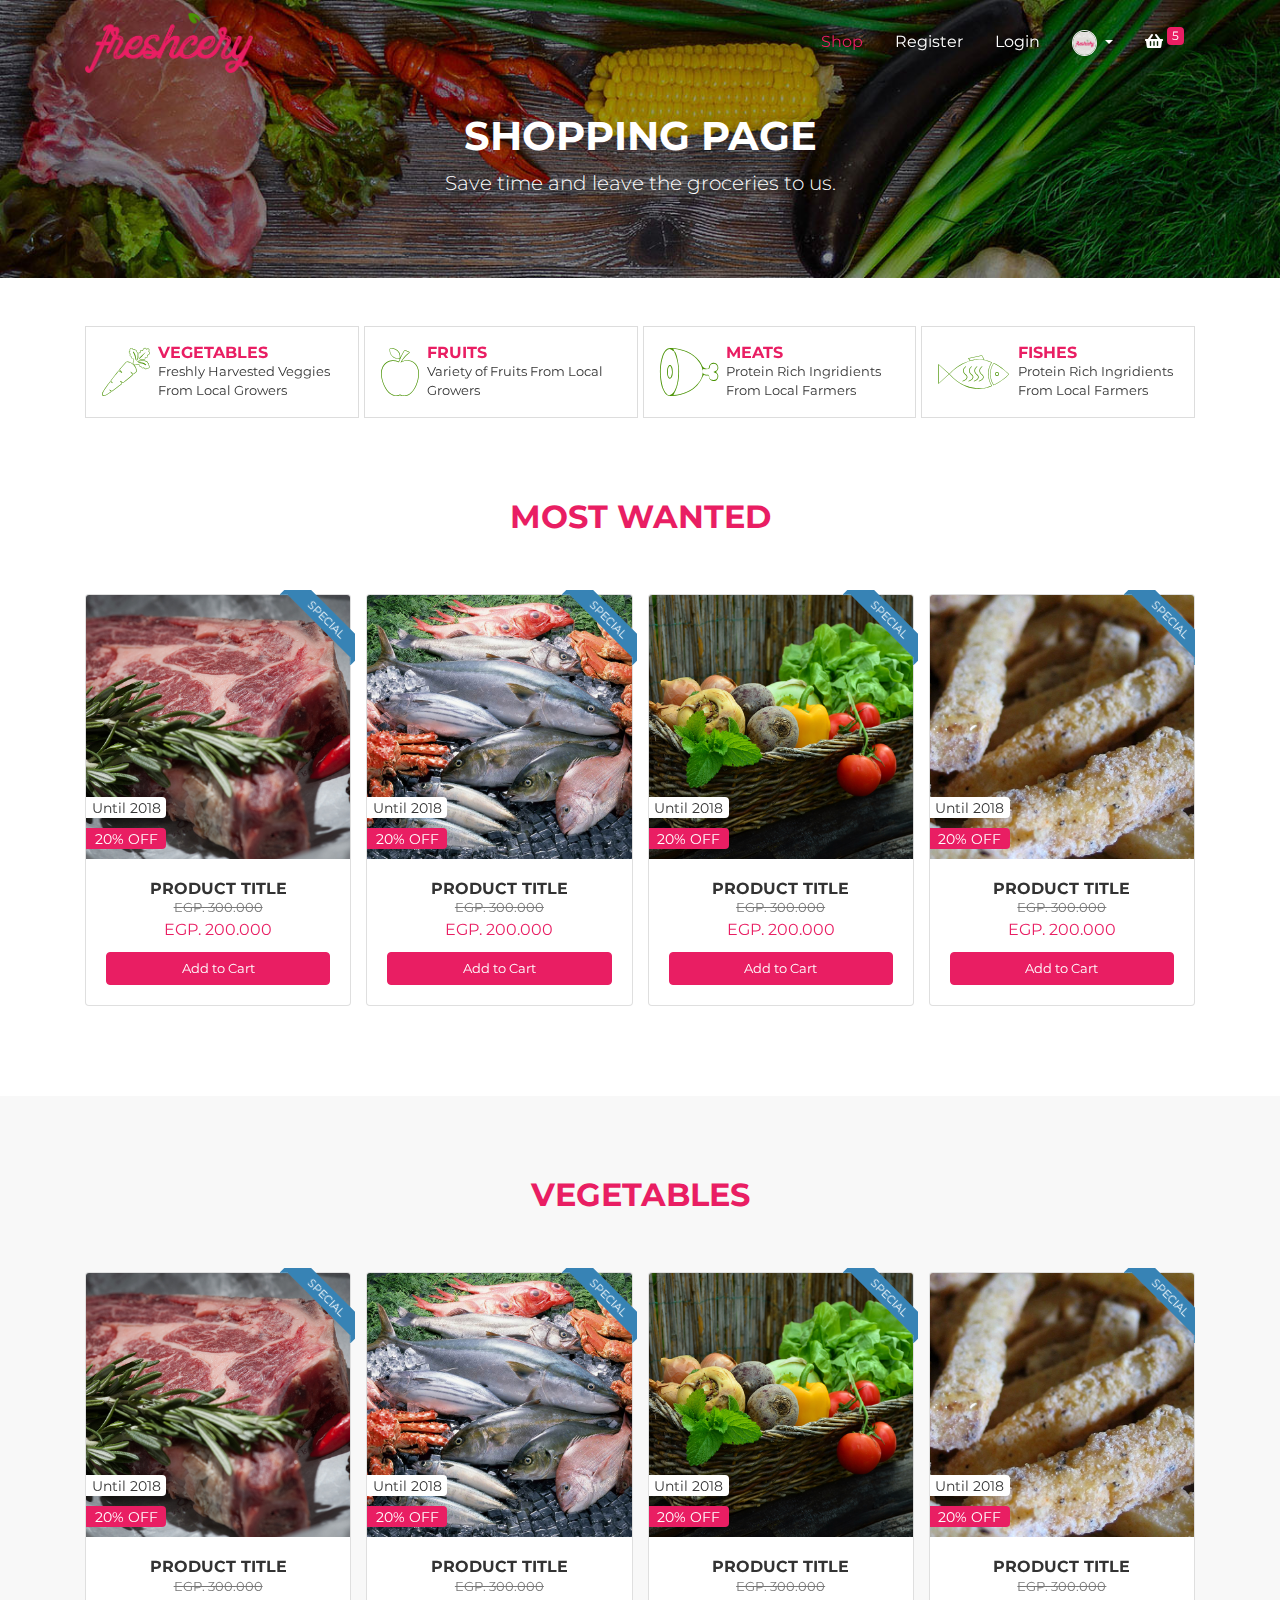
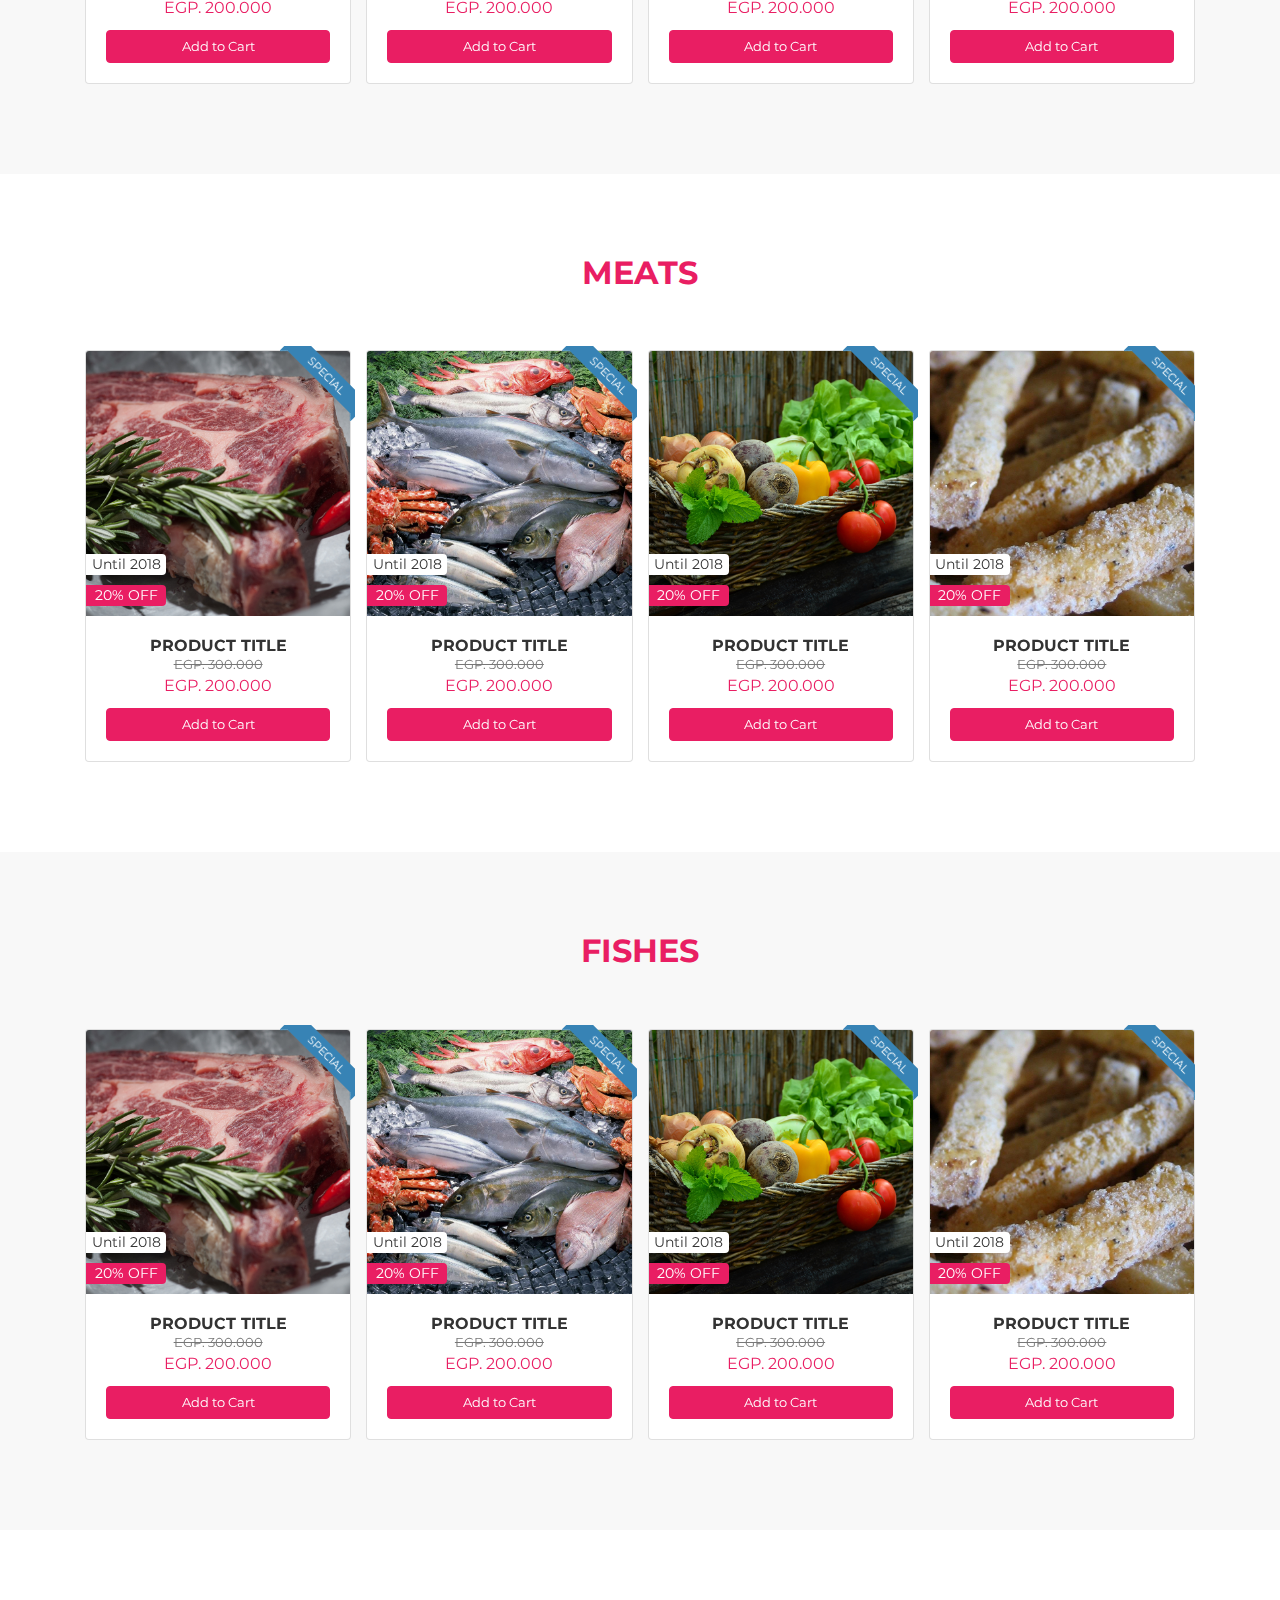
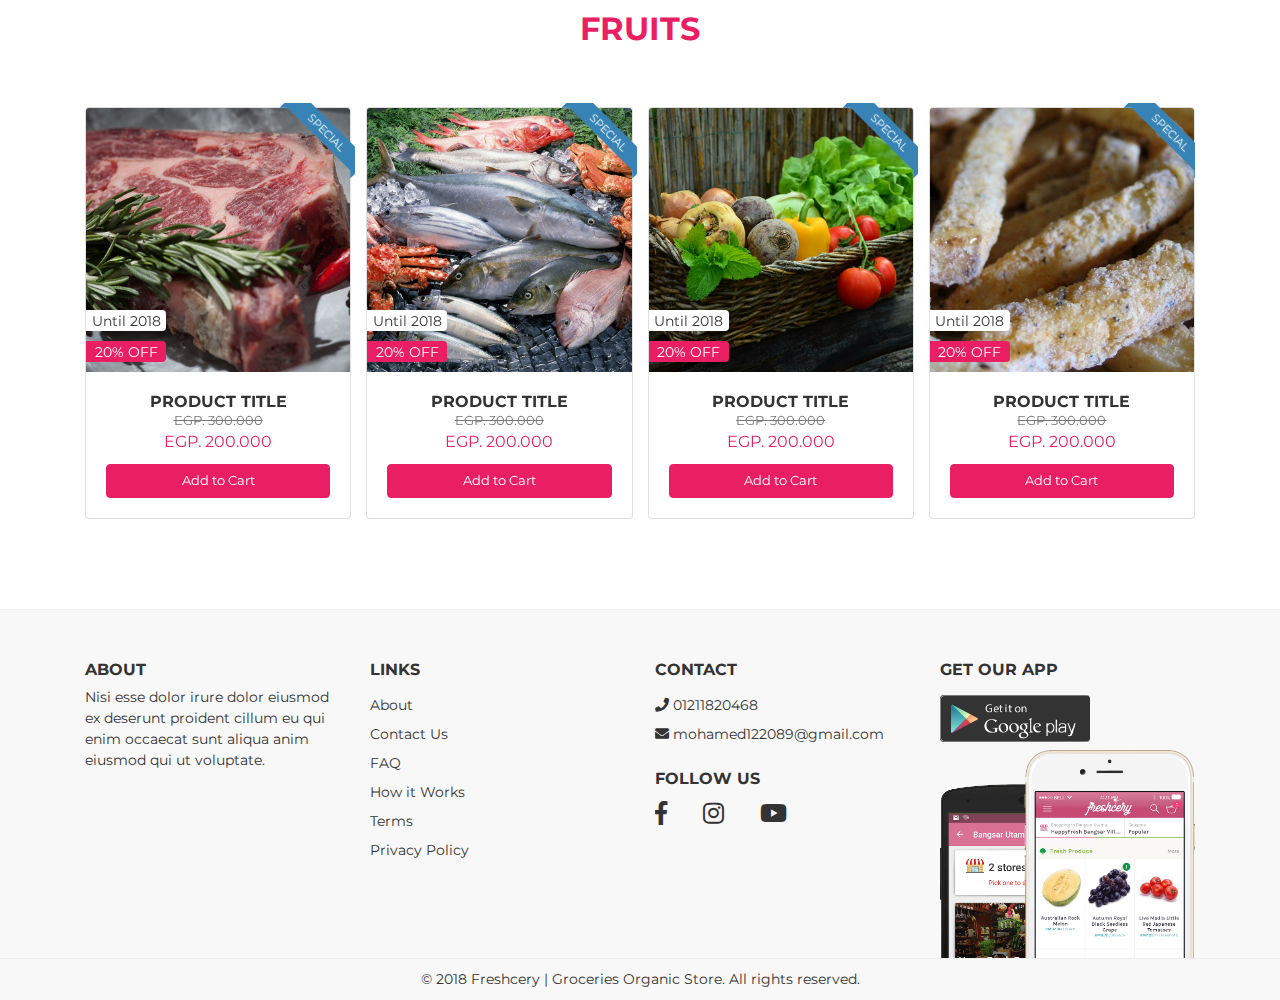
<file: shop.html>
<!DOCTYPE html>
<html>
<head>
    <title>Freshcery </title>
    <meta charset="utf-8">
    <meta name="viewport" content="width=device-width, initial-scale=1.0">
    <link href="https://fonts.googleapis.com/css?family=Montserrat:400,700" rel="stylesheet" type="text/css">
    <link href="https://fonts.googleapis.com/css?family=Lato:400,700,400italic,700italic" rel="stylesheet" type="text/css">
    <link href="assets/fonts/sb-bistro/sb-bistro.css" rel="stylesheet" type="text/css">
    <link href="assets/fonts/font-awesome/font-awesome.css" rel="stylesheet" type="text/css">

    <link rel="stylesheet" type="text/css" media="all" href="assets/packages/bootstrap/bootstrap.css">
    <link rel="stylesheet" type="text/css" media="all" href="assets/packages/o2system-ui/o2system-ui.css">
    <link rel="stylesheet" type="text/css" media="all" href="assets/packages/owl-carousel/owl-carousel.css">
    <link rel="stylesheet" type="text/css" media="all" href="assets/packages/cloudzoom/cloudzoom.css">
    <link rel="stylesheet" type="text/css" media="all" href="assets/packages/thumbelina/thumbelina.css">
    <link rel="stylesheet" type="text/css" media="all" href="assets/packages/bootstrap-touchspin/bootstrap-touchspin.css">
    <link rel="stylesheet" type="text/css" media="all" href="assets/css/theme.css">

</head>
<body>
    <div class="page-header">
        <!--=============== Navbar ===============-->
        <nav class="navbar fixed-top navbar-expand-md navbar-dark bg-transparent" id="page-navigation">
            <div class="container">
                <!-- Navbar Brand -->
                <a href="index.html" class="navbar-brand">
                    <img src="assets/img/logo/logo.png" alt="">
                </a>

                <!-- Toggle Button -->
                <button class="navbar-toggler" type="button" data-toggle="collapse" data-target="#navbarcollapse" aria-controls="navbarCollapse" aria-expanded="false" aria-label="Toggle navigation">
                    <span class="navbar-toggler-icon"></span>
                </button>

                <div class="collapse navbar-collapse" id="navbarcollapse">
                    <!-- Navbar Menu -->
                    <ul class="navbar-nav ml-auto">
                        <li class="nav-item">
                            <a href="shop.html" class="nav-link active">Shop</a>
                        </li>
                        <li class="nav-item">
                            <a href="register.html" class="nav-link">Register</a>
                        </li>
                        <li class="nav-item">
                            <a href="login.html" class="nav-link">Login</a>
                        </li>
                        <li class="nav-item dropdown">
                            <a class="nav-link dropdown-toggle" href="javascript:void(0)" id="navbarDropdown" role="button" data-toggle="dropdown" aria-haspopup="true" aria-expanded="false">
                                <div class="avatar-header"><img src="assets/img/logo/avatar.jpg"></div>
                            </a>
                            <div class="dropdown-menu" aria-labelledby="navbarDropdown">
                                <a class="dropdown-item" href="transaction.html">Transactions History</a>
                                <a class="dropdown-item" href="setting.html">Settings</a>
                            </div>
                          </li>
                        <li class="nav-item dropdown">
                            <a href="javascript:void(0)" class="nav-link dropdown-toggle" data-toggle="dropdown" aria-haspopup="true" aria-expanded="false">
                                <i class="fa fa-shopping-basket"></i> <span class="badge badge-primary">5</span>
                            </a>
                            <div class="dropdown-menu shopping-cart">
                                <ul>
                                    <li>
                                        <div class="drop-title">Your Cart</div>
                                    </li>
                                    <li>
                                        <div class="shopping-cart-list">
                                            <div class="media">
                                                <img class="d-flex mr-3" src="assets/img/logo/avatar.jpg" width="60">
                                                <div class="media-body">
                                                    <h5><a href="javascript:void(0)">Carrot</a></h5>
                                                    <p class="price">
                                                        <span class="discount text-muted">EGP. 700.000</span>
                                                        <span>EGP. 100.000</span>
                                                    </p>
                                                    <p class="text-muted">Qty: 1</p>
                                                </div>
                                            </div>
                                            <div class="media">
                                                <img class="d-flex mr-3" src="assets/img/logo/avatar.jpg" width="60">
                                                <div class="media-body">
                                                    <h5><a href="javascript:void(0)">Carrot</a></h5>
                                                    <p class="price">
                                                        <span class="discount text-muted">EGP. 700.000</span>
                                                        <span>EGP. 100.000</span>
                                                    </p>
                                                    <p class="text-muted">Qty: 1</p>
                                                </div>
                                            </div>
                                            <div class="media">
                                                <img class="d-flex mr-3" src="assets/img/logo/avatar.jpg" width="60">
                                                <div class="media-body">
                                                    <h5><a href="javascript:void(0)">Carrot</a></h5>
                                                    <p class="price">
                                                        <span class="discount text-muted">EGP. 700.000</span>
                                                        <span>EGP. 100.000</span>
                                                    </p>
                                                    <p class="text-muted">Qty: 1</p>
                                                </div>
                                            </div>
                                            <div class="media">
                                                <img class="d-flex mr-3" src="assets/img/logo/avatar.jpg" width="60">
                                                <div class="media-body">
                                                    <h5><a href="javascript:void(0)">Carrot</a></h5>
                                                    <p class="price">
                                                        <span class="discount text-muted">EGP. 700.000</span>
                                                        <span>EGP. 100.000</span>
                                                    </p>
                                                    <p class="text-muted">Qty: 1</p>
                                                </div>
                                            </div>
                                        </div>
                                    </li>
                                    <li>
                                        <div class="drop-title d-flex justify-content-between">
                                            <span>Total:</span>
                                            <span class="text-primary"><strong>EGP. 2000.000</strong></span>
                                        </div>
                                    </li>
                                    <li class="d-flex justify-content-between pl-3 pr-3 pt-3">
                                        <a href="cart.html" class="btn btn-default">View Cart</a>
                                        <a href="checkout.html" class="btn btn-primary">Checkout</a>
                                    </li>
                                </ul>
                            </div>
                        </li>
                    </ul>
                </div>

            </div>
        </nav>
    </div>
    <div id="page-content" class="page-content">
        <div class="banner">
            <div class="jumbotron jumbotron-bg text-center rounded-0" style="background-image: url('assets/img/bg-header.jpg');">
                <div class="container">
                    <h1 class="pt-5">
                        Shopping Page
                    </h1>
                    <p class="lead">
                        Save time and leave the groceries to us.
                    </p>
                </div>
            </div>
        </div>

        <div class="container">
            <div class="row">
                <div class="col-md-12">
                    <div class="shop-categories owl-carousel mt-5">
                        <div class="item">
                            <a href="shop.html">
                                <div class="media d-flex align-items-center justify-content-center">
                                    <span class="d-flex mr-2"><i class="sb-bistro-carrot"></i></span>
                                    <div class="media-body">
                                        <h5>Vegetables</h5>
                                        <p>Freshly Harvested Veggies From Local Growers</p>
                                    </div>
                                </div>
                            </a>
                        </div>
                        <div class="item">
                            <a href="shop.html">
                                <div class="media d-flex align-items-center justify-content-center">
                                    <span class="d-flex mr-2"><i class="sb-bistro-apple"></i></span>
                                    <div class="media-body">
                                        <h5>Fruits</h5>
                                        <p>Variety of Fruits From Local Growers</p>
                                    </div>
                                </div>
                            </a>
                        </div>
                        <div class="item">
                            <a href="shop.html">
                                <div class="media d-flex align-items-center justify-content-center">
                                    <span class="d-flex mr-2"><i class="sb-bistro-roast-leg"></i></span>
                                    <div class="media-body">
                                        <h5>Meats</h5>
                                        <p>Protein Rich Ingridients From Local Farmers</p>
                                    </div>
                                </div>
                            </a>
                        </div>
                        <div class="item">
                            <a href="shop.html">
                                <div class="media d-flex align-items-center justify-content-center">
                                    <span class="d-flex mr-2"><i class="sb-bistro-fish-1"></i></span>
                                    <div class="media-body">
                                        <h5>Fishes</h5>
                                        <p>Protein Rich Ingridients From Local Farmers</p>
                                    </div>
                                </div>
                            </a>
                        </div>
                        <div class="item">
                            <a href="shop.html">
                                <div class="media d-flex align-items-center justify-content-center">
                                    <span class="d-flex mr-2"><i class="sb-bistro-french-fries"></i></span>
                                    <div class="media-body">
                                        <h5>Frozen Foods</h5>
                                        <p>Protein Rich Ingridients From Local Farmers</p>
                                    </div>
                                </div>
                            </a>
                        </div>
                        <div class="item">
                            <a href="shop.html">
                                <div class="media d-flex align-items-center justify-content-center">
                                    <span class="d-flex mr-2"><i class="sb-bistro-appetizer"></i></span>
                                    <div class="media-body">
                                        <h5>Packages</h5>
                                        <p>Protein Rich Ingridients From Local Farmers</p>
                                    </div>
                                </div>
                            </a>
                        </div>
                    </div>
                </div>
            </div>
        </div>

        <section id="most-wanted">
            <div class="container">
                <div class="row">
                    <div class="col-md-12">
                        <h2 class="title">Most Wanted</h2>
                        <div class="product-carousel owl-carousel">
                            <div class="item">
                                <div class="card card-product">
                                    <div class="card-ribbon">
                                        <div class="card-ribbon-container right">
                                            <span class="ribbon ribbon-primary">SPECIAL</span>
                                        </div>
                                    </div>
                                    <div class="card-badge">
                                        <div class="card-badge-container left">
                                            <span class="badge badge-default">
                                                Until 2018
                                            </span>
                                            <span class="badge badge-primary">
                                                20% OFF
                                            </span>
                                        </div>
                                        <img src="assets/img/meats.jpg" alt="Card image 2" class="card-img-top">
                                    </div>
                                    <div class="card-body">
                                        <h4 class="card-title">
                                            <a href="detail-product.html">Product Title</a>
                                        </h4>
                                        <div class="card-price">
                                            <span class="discount">EGP. 300.000</span>
                                            <span class="reguler">EGP. 200.000</span>
                                        </div>
                                        <a href="detail-product.html" class="btn btn-block btn-primary">
                                            Add to Cart
                                        </a>

                                    </div>
                                </div>
                            </div>
                            <div class="item">
                                <div class="card card-product">
                                    <div class="card-ribbon">
                                        <div class="card-ribbon-container right">
                                            <span class="ribbon ribbon-primary">SPECIAL</span>
                                        </div>
                                    </div>
                                    <div class="card-badge">
                                        <div class="card-badge-container left">
                                            <span class="badge badge-default">
                                                Until 2018
                                            </span>
                                            <span class="badge badge-primary">
                                                20% OFF
                                            </span>
                                        </div>
                                        <img src="assets/img/fish.jpg" alt="Card image 2" class="card-img-top">
                                    </div>
                                    <div class="card-body">
                                        <h4 class="card-title">
                                            <a href="detail-product.html">Product Title</a>
                                        </h4>
                                        <div class="card-price">
                                            <span class="discount">EGP. 300.000</span>
                                            <span class="reguler">EGP. 200.000</span>
                                        </div>
                                        <a href="detail-product.html" class="btn btn-block btn-primary">
                                            Add to Cart
                                        </a>

                                    </div>
                                </div>
                            </div>
                            <div class="item">
                                <div class="card card-product">
                                    <div class="card-ribbon">
                                        <div class="card-ribbon-container right">
                                            <span class="ribbon ribbon-primary">SPECIAL</span>
                                        </div>
                                    </div>
                                    <div class="card-badge">
                                        <div class="card-badge-container left">
                                            <span class="badge badge-default">
                                                Until 2018
                                            </span>
                                            <span class="badge badge-primary">
                                                20% OFF
                                            </span>
                                        </div>
                                        <img src="assets/img/vegetables.jpg" alt="Card image 2" class="card-img-top">
                                    </div>
                                    <div class="card-body">
                                        <h4 class="card-title">
                                            <a href="detail-product.html">Product Title</a>
                                        </h4>
                                        <div class="card-price">
                                            <span class="discount">EGP. 300.000</span>
                                            <span class="reguler">EGP. 200.000</span>
                                        </div>
                                        <a href="detail-product.html" class="btn btn-block btn-primary">
                                            Add to Cart
                                        </a>

                                    </div>
                                </div>
                            </div>
                            <div class="item">
                                <div class="card card-product">
                                    <div class="card-ribbon">
                                        <div class="card-ribbon-container right">
                                            <span class="ribbon ribbon-primary">SPECIAL</span>
                                        </div>
                                    </div>
                                    <div class="card-badge">
                                        <div class="card-badge-container left">
                                            <span class="badge badge-default">
                                                Until 2018
                                            </span>
                                            <span class="badge badge-primary">
                                                20% OFF
                                            </span>
                                        </div>
                                        <img src="assets/img/frozen.jpg" alt="Card image 2" class="card-img-top">
                                    </div>
                                    <div class="card-body">
                                        <h4 class="card-title">
                                            <a href="detail-product.html">Product Title</a>
                                        </h4>
                                        <div class="card-price">
                                            <span class="discount">EGP. 300.000</span>
                                            <span class="reguler">EGP. 200.000</span>
                                        </div>
                                        <a href="detail-product.html" class="btn btn-block btn-primary">
                                            Add to Cart
                                        </a>

                                    </div>
                                </div>
                            </div>
                            <div class="item">
                                <div class="card card-product">
                                    <div class="card-ribbon">
                                        <div class="card-ribbon-container right">
                                            <span class="ribbon ribbon-primary">SPECIAL</span>
                                        </div>
                                    </div>
                                    <div class="card-badge">
                                        <div class="card-badge-container left">
                                            <span class="badge badge-default">
                                                Until 2018
                                            </span>
                                            <span class="badge badge-primary">
                                                20% OFF
                                            </span>
                                        </div>
                                        <img src="assets/img/fruits.jpg" alt="Card image 2" class="card-img-top">
                                    </div>
                                    <div class="card-body">
                                        <h4 class="card-title">
                                            <a href="detail-product.html">Product Title</a>
                                        </h4>
                                        <div class="card-price">
                                            <span class="discount">EGP. 300.000</span>
                                            <span class="reguler">EGP. 200.000</span>
                                        </div>
                                        <a href="detail-product.html" class="btn btn-block btn-primary">
                                            Add to Cart
                                        </a>

                                    </div>
                                </div>
                            </div>
                        </div>
                    </div>
                </div>
            </div>
        </section>

        <section id="vegetables" class="gray-bg">
            <div class="container">
                <div class="row">
                    <div class="col-md-12">
                        <h2 class="title">Vegetables</h2>
                        <div class="product-carousel owl-carousel">
                            <div class="item">
                                <div class="card card-product">
                                    <div class="card-ribbon">
                                        <div class="card-ribbon-container right">
                                            <span class="ribbon ribbon-primary">SPECIAL</span>
                                        </div>
                                    </div>
                                    <div class="card-badge">
                                        <div class="card-badge-container left">
                                            <span class="badge badge-default">
                                                Until 2018
                                            </span>
                                            <span class="badge badge-primary">
                                                20% OFF
                                            </span>
                                        </div>
                                        <img src="assets/img/meats.jpg" alt="Card image 2" class="card-img-top">
                                    </div>
                                    <div class="card-body">
                                        <h4 class="card-title">
                                            <a href="detail-product.html">Product Title</a>
                                        </h4>
                                        <div class="card-price">
                                            <span class="discount">EGP. 300.000</span>
                                            <span class="reguler">EGP. 200.000</span>
                                        </div>
                                        <a href="detail-product.html" class="btn btn-block btn-primary">
                                            Add to Cart
                                        </a>

                                    </div>
                                </div>
                            </div>
                            <div class="item">
                                <div class="card card-product">
                                    <div class="card-ribbon">
                                        <div class="card-ribbon-container right">
                                            <span class="ribbon ribbon-primary">SPECIAL</span>
                                        </div>
                                    </div>
                                    <div class="card-badge">
                                        <div class="card-badge-container left">
                                            <span class="badge badge-default">
                                                Until 2018
                                            </span>
                                            <span class="badge badge-primary">
                                                20% OFF
                                            </span>
                                        </div>
                                        <img src="assets/img/fish.jpg" alt="Card image 2" class="card-img-top">
                                    </div>
                                    <div class="card-body">
                                        <h4 class="card-title">
                                            <a href="detail-product.html">Product Title</a>
                                        </h4>
                                        <div class="card-price">
                                            <span class="discount">EGP. 300.000</span>
                                            <span class="reguler">EGP. 200.000</span>
                                        </div>
                                        <a href="detail-product.html" class="btn btn-block btn-primary">
                                            Add to Cart
                                        </a>

                                    </div>
                                </div>
                            </div>
                            <div class="item">
                                <div class="card card-product">
                                    <div class="card-ribbon">
                                        <div class="card-ribbon-container right">
                                            <span class="ribbon ribbon-primary">SPECIAL</span>
                                        </div>
                                    </div>
                                    <div class="card-badge">
                                        <div class="card-badge-container left">
                                            <span class="badge badge-default">
                                                Until 2018
                                            </span>
                                            <span class="badge badge-primary">
                                                20% OFF
                                            </span>
                                        </div>
                                        <img src="assets/img/vegetables.jpg" alt="Card image 2" class="card-img-top">
                                    </div>
                                    <div class="card-body">
                                        <h4 class="card-title">
                                            <a href="detail-product.html">Product Title</a>
                                        </h4>
                                        <div class="card-price">
                                            <span class="discount">EGP. 300.000</span>
                                            <span class="reguler">EGP. 200.000</span>
                                        </div>
                                        <a href="detail-product.html" class="btn btn-block btn-primary">
                                            Add to Cart
                                        </a>

                                    </div>
                                </div>
                            </div>
                            <div class="item">
                                <div class="card card-product">
                                    <div class="card-ribbon">
                                        <div class="card-ribbon-container right">
                                            <span class="ribbon ribbon-primary">SPECIAL</span>
                                        </div>
                                    </div>
                                    <div class="card-badge">
                                        <div class="card-badge-container left">
                                            <span class="badge badge-default">
                                                Until 2018
                                            </span>
                                            <span class="badge badge-primary">
                                                20% OFF
                                            </span>
                                        </div>
                                        <img src="assets/img/frozen.jpg" alt="Card image 2" class="card-img-top">
                                    </div>
                                    <div class="card-body">
                                        <h4 class="card-title">
                                            <a href="detail-product.html">Product Title</a>
                                        </h4>
                                        <div class="card-price">
                                            <span class="discount">EGP. 300.000</span>
                                            <span class="reguler">EGP. 200.000</span>
                                        </div>
                                        <a href="detail-product.html" class="btn btn-block btn-primary">
                                            Add to Cart
                                        </a>

                                    </div>
                                </div>
                            </div>
                            <div class="item">
                                <div class="card card-product">
                                    <div class="card-ribbon">
                                        <div class="card-ribbon-container right">
                                            <span class="ribbon ribbon-primary">SPECIAL</span>
                                        </div>
                                    </div>
                                    <div class="card-badge">
                                        <div class="card-badge-container left">
                                            <span class="badge badge-default">
                                                Until 2018
                                            </span>
                                            <span class="badge badge-primary">
                                                20% OFF
                                            </span>
                                        </div>
                                        <img src="assets/img/fruits.jpg" alt="Card image 2" class="card-img-top">
                                    </div>
                                    <div class="card-body">
                                        <h4 class="card-title">
                                            <a href="detail-product.html">Product Title</a>
                                        </h4>
                                        <div class="card-price">
                                            <span class="discount">EGP. 300.000</span>
                                            <span class="reguler">EGP. 200.000</span>
                                        </div>
                                        <a href="detail-product.html" class="btn btn-block btn-primary">
                                            Add to Cart
                                        </a>

                                    </div>
                                </div>
                            </div>
                        </div>
                    </div>
                </div>
            </div>
        </section>

        <section id="meats">
            <div class="container">
                <div class="row">
                    <div class="col-md-12">
                        <h2 class="title">Meats</h2>
                        <div class="product-carousel owl-carousel">
                            <div class="item">
                                <div class="card card-product">
                                    <div class="card-ribbon">
                                        <div class="card-ribbon-container right">
                                            <span class="ribbon ribbon-primary">SPECIAL</span>
                                        </div>
                                    </div>
                                    <div class="card-badge">
                                        <div class="card-badge-container left">
                                            <span class="badge badge-default">
                                                Until 2018
                                            </span>
                                            <span class="badge badge-primary">
                                                20% OFF
                                            </span>
                                        </div>
                                        <img src="assets/img/meats.jpg" alt="Card image 2" class="card-img-top">
                                    </div>
                                    <div class="card-body">
                                        <h4 class="card-title">
                                            <a href="detail-product.html">Product Title</a>
                                        </h4>
                                        <div class="card-price">
                                            <span class="discount">EGP. 300.000</span>
                                            <span class="reguler">EGP. 200.000</span>
                                        </div>
                                        <a href="detail-product.html" class="btn btn-block btn-primary">
                                            Add to Cart
                                        </a>

                                    </div>
                                </div>
                            </div>
                            <div class="item">
                                <div class="card card-product">
                                    <div class="card-ribbon">
                                        <div class="card-ribbon-container right">
                                            <span class="ribbon ribbon-primary">SPECIAL</span>
                                        </div>
                                    </div>
                                    <div class="card-badge">
                                        <div class="card-badge-container left">
                                            <span class="badge badge-default">
                                                Until 2018
                                            </span>
                                            <span class="badge badge-primary">
                                                20% OFF
                                            </span>
                                        </div>
                                        <img src="assets/img/fish.jpg" alt="Card image 2" class="card-img-top">
                                    </div>
                                    <div class="card-body">
                                        <h4 class="card-title">
                                            <a href="detail-product.html">Product Title</a>
                                        </h4>
                                        <div class="card-price">
                                            <span class="discount">EGP. 300.000</span>
                                            <span class="reguler">EGP. 200.000</span>
                                        </div>
                                        <a href="detail-product.html" class="btn btn-block btn-primary">
                                            Add to Cart
                                        </a>

                                    </div>
                                </div>
                            </div>
                            <div class="item">
                                <div class="card card-product">
                                    <div class="card-ribbon">
                                        <div class="card-ribbon-container right">
                                            <span class="ribbon ribbon-primary">SPECIAL</span>
                                        </div>
                                    </div>
                                    <div class="card-badge">
                                        <div class="card-badge-container left">
                                            <span class="badge badge-default">
                                                Until 2018
                                            </span>
                                            <span class="badge badge-primary">
                                                20% OFF
                                            </span>
                                        </div>
                                        <img src="assets/img/vegetables.jpg" alt="Card image 2" class="card-img-top">
                                    </div>
                                    <div class="card-body">
                                        <h4 class="card-title">
                                            <a href="detail-product.html">Product Title</a>
                                        </h4>
                                        <div class="card-price">
                                            <span class="discount">EGP. 300.000</span>
                                            <span class="reguler">EGP. 200.000</span>
                                        </div>
                                        <a href="detail-product.html" class="btn btn-block btn-primary">
                                            Add to Cart
                                        </a>

                                    </div>
                                </div>
                            </div>
                            <div class="item">
                                <div class="card card-product">
                                    <div class="card-ribbon">
                                        <div class="card-ribbon-container right">
                                            <span class="ribbon ribbon-primary">SPECIAL</span>
                                        </div>
                                    </div>
                                    <div class="card-badge">
                                        <div class="card-badge-container left">
                                            <span class="badge badge-default">
                                                Until 2018
                                            </span>
                                            <span class="badge badge-primary">
                                                20% OFF
                                            </span>
                                        </div>
                                        <img src="assets/img/frozen.jpg" alt="Card image 2" class="card-img-top">
                                    </div>
                                    <div class="card-body">
                                        <h4 class="card-title">
                                            <a href="detail-product.html">Product Title</a>
                                        </h4>
                                        <div class="card-price">
                                            <span class="discount">EGP. 300.000</span>
                                            <span class="reguler">EGP. 200.000</span>
                                        </div>
                                        <a href="detail-product.html" class="btn btn-block btn-primary">
                                            Add to Cart
                                        </a>

                                    </div>
                                </div>
                            </div>
                            <div class="item">
                                <div class="card card-product">
                                    <div class="card-ribbon">
                                        <div class="card-ribbon-container right">
                                            <span class="ribbon ribbon-primary">SPECIAL</span>
                                        </div>
                                    </div>
                                    <div class="card-badge">
                                        <div class="card-badge-container left">
                                            <span class="badge badge-default">
                                                Until 2018
                                            </span>
                                            <span class="badge badge-primary">
                                                20% OFF
                                            </span>
                                        </div>
                                        <img src="assets/img/fruits.jpg" alt="Card image 2" class="card-img-top">
                                    </div>
                                    <div class="card-body">
                                        <h4 class="card-title">
                                            <a href="detail-product.html">Product Title</a>
                                        </h4>
                                        <div class="card-price">
                                            <span class="discount">EGP. 300.000</span>
                                            <span class="reguler">EGP. 200.000</span>
                                        </div>
                                        <a href="detail-product.html" class="btn btn-block btn-primary">
                                            Add to Cart
                                        </a>

                                    </div>
                                </div>
                            </div>
                        </div>
                    </div>
                </div>
            </div>
        </section>

        <section id="fishes" class="gray-bg">
            <div class="container">
                <div class="row">
                    <div class="col-md-12">
                        <h2 class="title">Fishes</h2>
                        <div class="product-carousel owl-carousel">
                            <div class="item">
                                <div class="card card-product">
                                    <div class="card-ribbon">
                                        <div class="card-ribbon-container right">
                                            <span class="ribbon ribbon-primary">SPECIAL</span>
                                        </div>
                                    </div>
                                    <div class="card-badge">
                                        <div class="card-badge-container left">
                                            <span class="badge badge-default">
                                                Until 2018
                                            </span>
                                            <span class="badge badge-primary">
                                                20% OFF
                                            </span>
                                        </div>
                                        <img src="assets/img/meats.jpg" alt="Card image 2" class="card-img-top">
                                    </div>
                                    <div class="card-body">
                                        <h4 class="card-title">
                                            <a href="detail-product.html">Product Title</a>
                                        </h4>
                                        <div class="card-price">
                                            <span class="discount">EGP. 300.000</span>
                                            <span class="reguler">EGP. 200.000</span>
                                        </div>
                                        <a href="detail-product.html" class="btn btn-block btn-primary">
                                            Add to Cart
                                        </a>

                                    </div>
                                </div>
                            </div>
                            <div class="item">
                                <div class="card card-product">
                                    <div class="card-ribbon">
                                        <div class="card-ribbon-container right">
                                            <span class="ribbon ribbon-primary">SPECIAL</span>
                                        </div>
                                    </div>
                                    <div class="card-badge">
                                        <div class="card-badge-container left">
                                            <span class="badge badge-default">
                                                Until 2018
                                            </span>
                                            <span class="badge badge-primary">
                                                20% OFF
                                            </span>
                                        </div>
                                        <img src="assets/img/fish.jpg" alt="Card image 2" class="card-img-top">
                                    </div>
                                    <div class="card-body">
                                        <h4 class="card-title">
                                            <a href="detail-product.html">Product Title</a>
                                        </h4>
                                        <div class="card-price">
                                            <span class="discount">EGP. 300.000</span>
                                            <span class="reguler">EGP. 200.000</span>
                                        </div>
                                        <a href="detail-product.html" class="btn btn-block btn-primary">
                                            Add to Cart
                                        </a>

                                    </div>
                                </div>
                            </div>
                            <div class="item">
                                <div class="card card-product">
                                    <div class="card-ribbon">
                                        <div class="card-ribbon-container right">
                                            <span class="ribbon ribbon-primary">SPECIAL</span>
                                        </div>
                                    </div>
                                    <div class="card-badge">
                                        <div class="card-badge-container left">
                                            <span class="badge badge-default">
                                                Until 2018
                                            </span>
                                            <span class="badge badge-primary">
                                                20% OFF
                                            </span>
                                        </div>
                                        <img src="assets/img/vegetables.jpg" alt="Card image 2" class="card-img-top">
                                    </div>
                                    <div class="card-body">
                                        <h4 class="card-title">
                                            <a href="detail-product.html">Product Title</a>
                                        </h4>
                                        <div class="card-price">
                                            <span class="discount">EGP. 300.000</span>
                                            <span class="reguler">EGP. 200.000</span>
                                        </div>
                                        <a href="detail-product.html" class="btn btn-block btn-primary">
                                            Add to Cart
                                        </a>

                                    </div>
                                </div>
                            </div>
                            <div class="item">
                                <div class="card card-product">
                                    <div class="card-ribbon">
                                        <div class="card-ribbon-container right">
                                            <span class="ribbon ribbon-primary">SPECIAL</span>
                                        </div>
                                    </div>
                                    <div class="card-badge">
                                        <div class="card-badge-container left">
                                            <span class="badge badge-default">
                                                Until 2018
                                            </span>
                                            <span class="badge badge-primary">
                                                20% OFF
                                            </span>
                                        </div>
                                        <img src="assets/img/frozen.jpg" alt="Card image 2" class="card-img-top">
                                    </div>
                                    <div class="card-body">
                                        <h4 class="card-title">
                                            <a href="detail-product.html">Product Title</a>
                                        </h4>
                                        <div class="card-price">
                                            <span class="discount">EGP. 300.000</span>
                                            <span class="reguler">EGP. 200.000</span>
                                        </div>
                                        <a href="detail-product.html" class="btn btn-block btn-primary">
                                            Add to Cart
                                        </a>

                                    </div>
                                </div>
                            </div>
                            <div class="item">
                                <div class="card card-product">
                                    <div class="card-ribbon">
                                        <div class="card-ribbon-container right">
                                            <span class="ribbon ribbon-primary">SPECIAL</span>
                                        </div>
                                    </div>
                                    <div class="card-badge">
                                        <div class="card-badge-container left">
                                            <span class="badge badge-default">
                                                Until 2018
                                            </span>
                                            <span class="badge badge-primary">
                                                20% OFF
                                            </span>
                                        </div>
                                        <img src="assets/img/fruits.jpg" alt="Card image 2" class="card-img-top">
                                    </div>
                                    <div class="card-body">
                                        <h4 class="card-title">
                                            <a href="detail-product.html">Product Title</a>
                                        </h4>
                                        <div class="card-price">
                                            <span class="discount">EGP. 300.000</span>
                                            <span class="reguler">EGP. 200.000</span>
                                        </div>
                                        <a href="detail-product.html" class="btn btn-block btn-primary">
                                            Add to Cart
                                        </a>

                                    </div>
                                </div>
                            </div>
                        </div>
                    </div>
                </div>
            </div>
        </section>

        <section id="fruits">
            <div class="container">
                <div class="row">
                    <div class="col-md-12">
                        <h2 class="title">Fruits</h2>
                        <div class="product-carousel owl-carousel">
                            <div class="item">
                                <div class="card card-product">
                                    <div class="card-ribbon">
                                        <div class="card-ribbon-container right">
                                            <span class="ribbon ribbon-primary">SPECIAL</span>
                                        </div>
                                    </div>
                                    <div class="card-badge">
                                        <div class="card-badge-container left">
                                            <span class="badge badge-default">
                                                Until 2018
                                            </span>
                                            <span class="badge badge-primary">
                                                20% OFF
                                            </span>
                                        </div>
                                        <img src="assets/img/meats.jpg" alt="Card image 2" class="card-img-top">
                                    </div>
                                    <div class="card-body">
                                        <h4 class="card-title">
                                            <a href="detail-product.html">Product Title</a>
                                        </h4>
                                        <div class="card-price">
                                            <span class="discount">EGP. 300.000</span>
                                            <span class="reguler">EGP. 200.000</span>
                                        </div>
                                        <a href="detail-product.html" class="btn btn-block btn-primary">
                                            Add to Cart
                                        </a>

                                    </div>
                                </div>
                            </div>
                            <div class="item">
                                <div class="card card-product">
                                    <div class="card-ribbon">
                                        <div class="card-ribbon-container right">
                                            <span class="ribbon ribbon-primary">SPECIAL</span>
                                        </div>
                                    </div>
                                    <div class="card-badge">
                                        <div class="card-badge-container left">
                                            <span class="badge badge-default">
                                                Until 2018
                                            </span>
                                            <span class="badge badge-primary">
                                                20% OFF
                                            </span>
                                        </div>
                                        <img src="assets/img/fish.jpg" alt="Card image 2" class="card-img-top">
                                    </div>
                                    <div class="card-body">
                                        <h4 class="card-title">
                                            <a href="detail-product.html">Product Title</a>
                                        </h4>
                                        <div class="card-price">
                                            <span class="discount">EGP. 300.000</span>
                                            <span class="reguler">EGP. 200.000</span>
                                        </div>
                                        <a href="detail-product.html" class="btn btn-block btn-primary">
                                            Add to Cart
                                        </a>

                                    </div>
                                </div>
                            </div>
                            <div class="item">
                                <div class="card card-product">
                                    <div class="card-ribbon">
                                        <div class="card-ribbon-container right">
                                            <span class="ribbon ribbon-primary">SPECIAL</span>
                                        </div>
                                    </div>
                                    <div class="card-badge">
                                        <div class="card-badge-container left">
                                            <span class="badge badge-default">
                                                Until 2018
                                            </span>
                                            <span class="badge badge-primary">
                                                20% OFF
                                            </span>
                                        </div>
                                        <img src="assets/img/vegetables.jpg" alt="Card image 2" class="card-img-top">
                                    </div>
                                    <div class="card-body">
                                        <h4 class="card-title">
                                            <a href="detail-product.html">Product Title</a>
                                        </h4>
                                        <div class="card-price">
                                            <span class="discount">EGP. 300.000</span>
                                            <span class="reguler">EGP. 200.000</span>
                                        </div>
                                        <a href="detail-product.html" class="btn btn-block btn-primary">
                                            Add to Cart
                                        </a>

                                    </div>
                                </div>
                            </div>
                            <div class="item">
                                <div class="card card-product">
                                    <div class="card-ribbon">
                                        <div class="card-ribbon-container right">
                                            <span class="ribbon ribbon-primary">SPECIAL</span>
                                        </div>
                                    </div>
                                    <div class="card-badge">
                                        <div class="card-badge-container left">
                                            <span class="badge badge-default">
                                                Until 2018
                                            </span>
                                            <span class="badge badge-primary">
                                                20% OFF
                                            </span>
                                        </div>
                                        <img src="assets/img/frozen.jpg" alt="Card image 2" class="card-img-top">
                                    </div>
                                    <div class="card-body">
                                        <h4 class="card-title">
                                            <a href="detail-product.html">Product Title</a>
                                        </h4>
                                        <div class="card-price">
                                            <span class="discount">EGP. 300.000</span>
                                            <span class="reguler">EGP. 200.000</span>
                                        </div>
                                        <a href="detail-product.html" class="btn btn-block btn-primary">
                                            Add to Cart
                                        </a>

                                    </div>
                                </div>
                            </div>
                            <div class="item">
                                <div class="card card-product">
                                    <div class="card-ribbon">
                                        <div class="card-ribbon-container right">
                                            <span class="ribbon ribbon-primary">SPECIAL</span>
                                        </div>
                                    </div>
                                    <div class="card-badge">
                                        <div class="card-badge-container left">
                                            <span class="badge badge-default">
                                                Until 2018
                                            </span>
                                            <span class="badge badge-primary">
                                                20% OFF
                                            </span>
                                        </div>
                                        <img src="assets/img/fruits.jpg" alt="Card image 2" class="card-img-top">
                                    </div>
                                    <div class="card-body">
                                        <h4 class="card-title">
                                            <a href="detail-product.html">Product Title</a>
                                        </h4>
                                        <div class="card-price">
                                            <span class="discount">EGP. 300.000</span>
                                            <span class="reguler">EGP. 200.000</span>
                                        </div>
                                        <a href="detail-product.html" class="btn btn-block btn-primary">
                                            Add to Cart
                                        </a>

                                    </div>
                                </div>
                            </div>
                        </div>
                    </div>
                </div>
            </div>
        </section>
    </div>
    <footer>
        <div class="container">
            <div class="row">
                <div class="col-md-3">
                    <h5>About</h5>
                    <p>Nisi esse dolor irure dolor eiusmod ex deserunt proident cillum eu qui enim occaecat sunt aliqua anim eiusmod qui ut voluptate.</p>
                </div>
                <div class="col-md-3">
                    <h5>Links</h5>
                    <ul>
                        <li>
                            <a href="about.html">About</a>
                        </li>
                        <li>
                            <a href="contact.html">Contact Us</a>
                        </li>
                        <li>
                            <a href="faq.html">FAQ</a>
                        </li>
                        <li>
                            <a href="javascript:void(0)">How it Works</a>
                        </li>
                        <li>
                            <a href="terms.html">Terms</a>
                        </li>
                        <li>
                            <a href="privacy.html">Privacy Policy</a>
                        </li>
                    </ul>
                </div>
                <div class="col-md-3">
                     <h5>Contact</h5>
                     <ul>
                         <li>
                            <a href="tel:+201211820468"><i class="fa fa-phone"></i> 01211820468</a>
                        </li>
                        <li>
                            <a href="mailto:mohamed122089@gmail.com"><i class="fa fa-envelope"></i> mohamed122089@gmail.com</a>
                         </li>
                     </ul>

                     <h5>Follow Us</h5>
                     <ul class="social">
                         <li>
                            <a href="javascript:void(0)" target="_blank"><i class="fab fa-facebook-f"></i></a>
                         </li>
                         <li>
                            <a href="javascript:void(0)" target="_blank"><i class="fab fa-instagram"></i></a>
                         </li>
                         <li>
                            <a href="javascript:void(0)" target="_blank"><i class="fab fa-youtube"></i></a>
                         </li>
                     </ul>
                </div>
                <div class="col-md-3">
                     <h5>Get Our App</h5>
                     <ul class="mb-0">
                         <li class="download-app">
                             <a href="#"><img src="assets/img/playstore.png"></a>
                         </li>
                         <li style="height: 200px">
                             <div class="mockup">
                                 <img src="assets/img/mockup.png">
                             </div>
                         </li>
                     </ul>
                </div>
            </div>
        </div>
        <p class="copyright">&copy; 2018 Freshcery | Groceries Organic Store. All rights reserved.</p>
    </footer>

    <script type="text/javascript" src="assets/js/jquery.js"></script>
    <script type="text/javascript" src="assets/js/jquery-migrate.js"></script>
    <script type="text/javascript" src="assets/packages/bootstrap/libraries/popper.js"></script>
    <script type="text/javascript" src="assets/packages/bootstrap/bootstrap.js"></script>
    <script type="text/javascript" src="assets/packages/o2system-ui/o2system-ui.js"></script>
    <script type="text/javascript" src="assets/packages/owl-carousel/owl-carousel.js"></script>
    <script type="text/javascript" src="assets/packages/cloudzoom/cloudzoom.js"></script>
    <script type="text/javascript" src="assets/packages/thumbelina/thumbelina.js"></script>
    <script type="text/javascript" src="assets/packages/bootstrap-touchspin/bootstrap-touchspin.js"></script>
    <script type="text/javascript" src="assets/js/theme.js"></script>
</body>
</html>
</file>
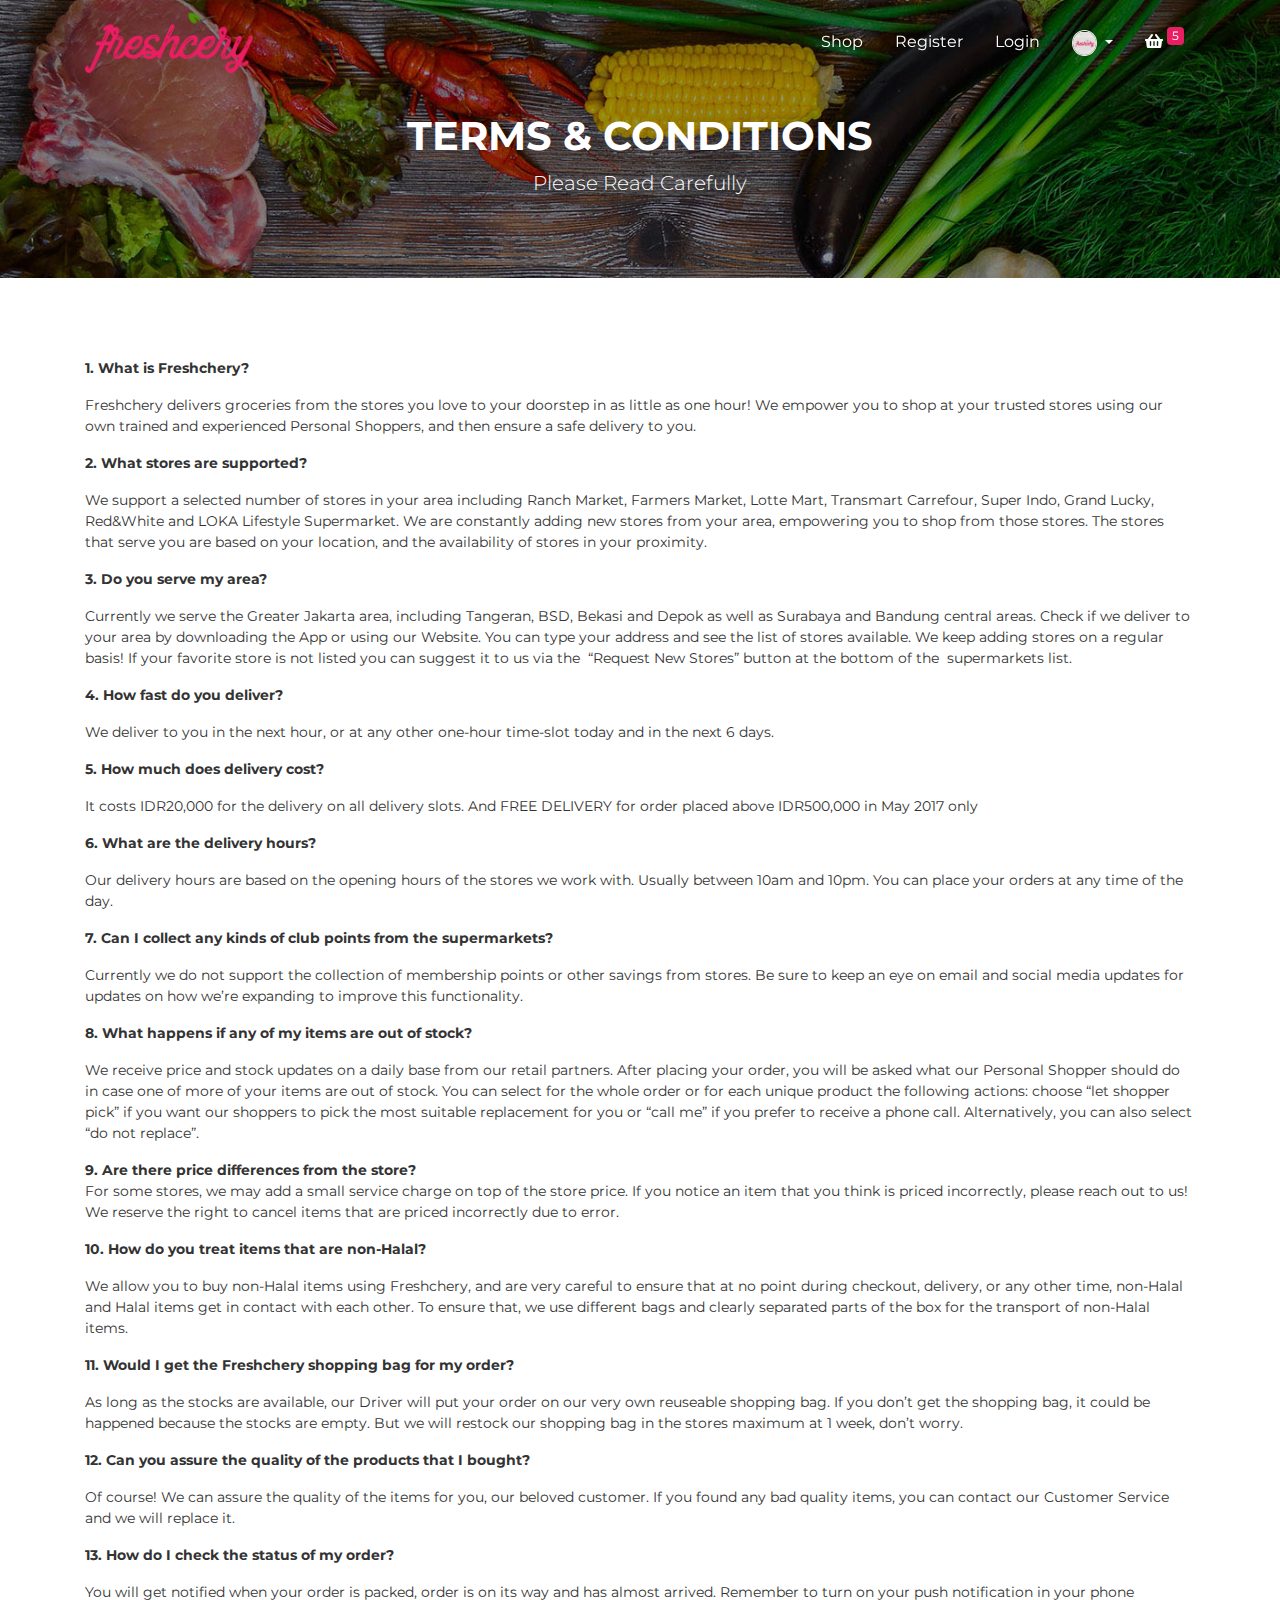
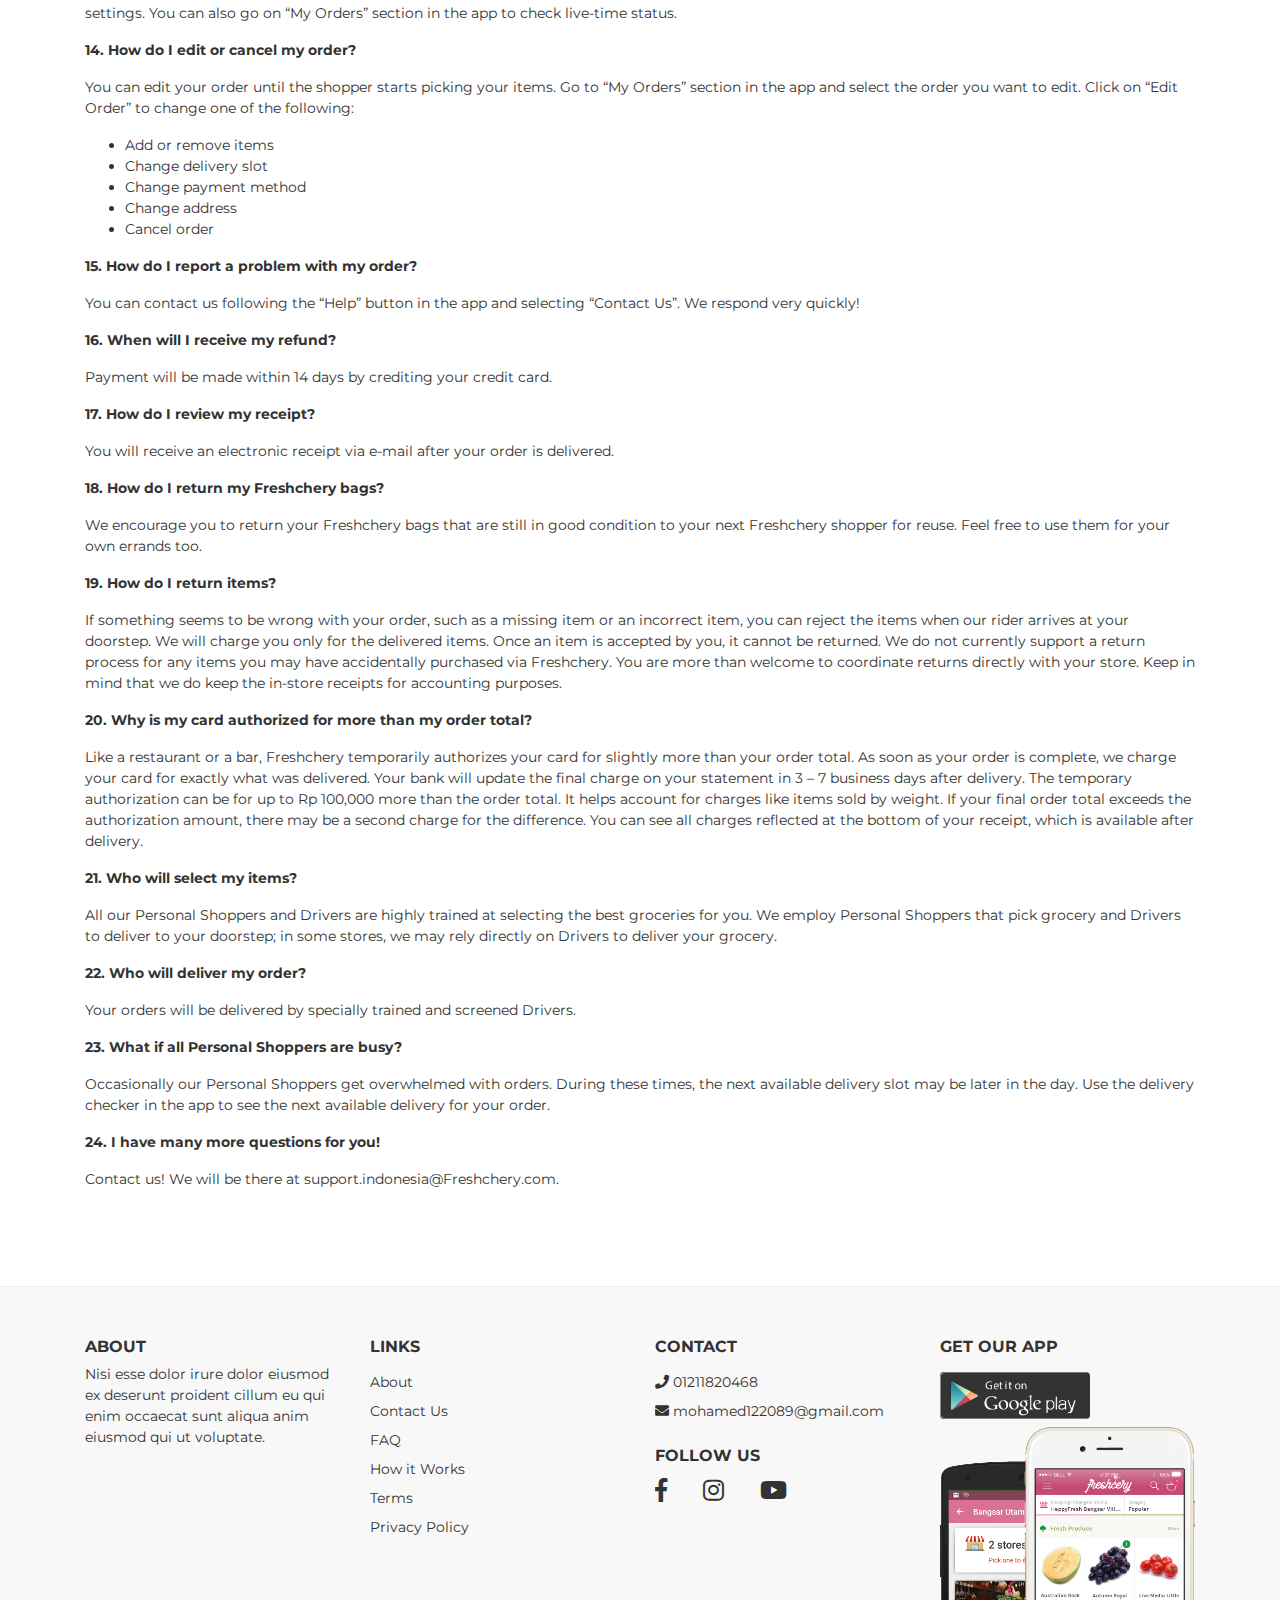
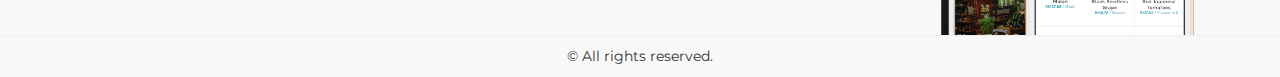
<file: terms.html>
<!DOCTYPE html>
<html>
<head>
    <title>Freshcery </title>
    <meta charset="utf-8">
    <meta name="viewport" content="width=device-width, initial-scale=1.0">
    <link href="https://fonts.googleapis.com/css?family=Montserrat:400,700" rel="stylesheet" type="text/css">
    <link href="https://fonts.googleapis.com/css?family=Lato:400,700,400italic,700italic" rel="stylesheet" type="text/css">
    <link href="assets/fonts/sb-bistro/sb-bistro.css" rel="stylesheet" type="text/css">
    <link href="assets/fonts/font-awesome/font-awesome.css" rel="stylesheet" type="text/css">

    <link rel="stylesheet" type="text/css" media="all" href="assets/packages/bootstrap/bootstrap.css">
    <link rel="stylesheet" type="text/css" media="all" href="assets/packages/o2system-ui/o2system-ui.css">
    <link rel="stylesheet" type="text/css" media="all" href="assets/packages/owl-carousel/owl-carousel.css">
    <link rel="stylesheet" type="text/css" media="all" href="assets/packages/cloudzoom/cloudzoom.css">
    <link rel="stylesheet" type="text/css" media="all" href="assets/packages/thumbelina/thumbelina.css">
    <link rel="stylesheet" type="text/css" media="all" href="assets/packages/bootstrap-touchspin/bootstrap-touchspin.css">
    <link rel="stylesheet" type="text/css" media="all" href="assets/css/theme.css">

</head>
<body>
    <div class="page-header">
        <!--=============== Navbar ===============-->
        <nav class="navbar fixed-top navbar-expand-md navbar-dark bg-transparent" id="page-navigation">
            <div class="container">
                <!-- Navbar Brand -->
                <a href="index.html" class="navbar-brand">
                    <img src="assets/img/logo/logo.png" alt="">
                </a>

                <!-- Toggle Button -->
                <button class="navbar-toggler" type="button" data-toggle="collapse" data-target="#navbarcollapse" aria-controls="navbarCollapse" aria-expanded="false" aria-label="Toggle navigation">
                    <span class="navbar-toggler-icon"></span>
                </button>

                <div class="collapse navbar-collapse" id="navbarcollapse">
                    <!-- Navbar Menu -->
                    <ul class="navbar-nav ml-auto">
                        <li class="nav-item">
                            <a href="shop.html" class="nav-link">Shop</a>
                        </li>
                        <li class="nav-item">
                            <a href="register.html" class="nav-link">Register</a>
                        </li>
                        <li class="nav-item">
                            <a href="login.html" class="nav-link">Login</a>
                        </li>
                        <li class="nav-item dropdown">
                            <a class="nav-link dropdown-toggle" href="javascript:void(0)" id="navbarDropdown" role="button" data-toggle="dropdown" aria-haspopup="true" aria-expanded="false">
                                <div class="avatar-header"><img src="assets/img/logo/avatar.jpg"></div> 
                            </a>
                            <div class="dropdown-menu" aria-labelledby="navbarDropdown">
                                <a class="dropdown-item" href="transaction.html">Transactions History</a>
                                <a class="dropdown-item" href="setting.html">Settings</a>
                            </div>
                          </li>
                        <li class="nav-item dropdown">
                            <a href="javascript:void(0)" class="nav-link dropdown-toggle" data-toggle="dropdown" aria-haspopup="true" aria-expanded="false">
                                <i class="fa fa-shopping-basket"></i> <span class="badge badge-primary">5</span>
                            </a>
                            <div class="dropdown-menu shopping-cart">
                                <ul>
                                    <li>
                                        <div class="drop-title">Your Cart</div>
                                    </li>
                                    <li>
                                        <div class="shopping-cart-list">
                                            <div class="media">
                                                <img class="d-flex mr-3" src="assets/img/logo/avatar.jpg" width="60">
                                                <div class="media-body">
                                                    <h5><a href="javascript:void(0)">Carrot</a></h5>
                                                    <p class="price">
                                                        <span class="discount text-muted">EGP. 700.000</span>
                                                        <span>EGP. 100.000</span>
                                                    </p>
                                                    <p class="text-muted">Qty: 1</p>
                                                </div>
                                            </div>
                                            <div class="media">
                                                <img class="d-flex mr-3" src="assets/img/logo/avatar.jpg" width="60">
                                                <div class="media-body">
                                                    <h5><a href="javascript:void(0)">Carrot</a></h5>
                                                    <p class="price">
                                                        <span class="discount text-muted">EGP. 700.000</span>
                                                        <span>EGP. 100.000</span>
                                                    </p>
                                                    <p class="text-muted">Qty: 1</p>
                                                </div>
                                            </div>
                                            <div class="media">
                                                <img class="d-flex mr-3" src="assets/img/logo/avatar.jpg" width="60">
                                                <div class="media-body">
                                                    <h5><a href="javascript:void(0)">Carrot</a></h5>
                                                    <p class="price">
                                                        <span class="discount text-muted">EGP. 700.000</span>
                                                        <span>EGP. 100.000</span>
                                                    </p>
                                                    <p class="text-muted">Qty: 1</p>
                                                </div>
                                            </div>
                                            <div class="media">
                                                <img class="d-flex mr-3" src="assets/img/logo/avatar.jpg" width="60">
                                                <div class="media-body">
                                                    <h5><a href="javascript:void(0)">Carrot</a></h5>
                                                    <p class="price">
                                                        <span class="discount text-muted">EGP. 700.000</span>
                                                        <span>EGP. 100.000</span>
                                                    </p>
                                                    <p class="text-muted">Qty: 1</p>
                                                </div>
                                            </div>
                                        </div>
                                    </li>
                                    <li>
                                        <div class="drop-title d-flex justify-content-between">
                                            <span>Total:</span>
                                            <span class="text-primary"><strong>EGP. 2000.000</strong></span>
                                        </div>
                                    </li>
                                    <li class="d-flex justify-content-between pl-3 pr-3 pt-3">
                                        <a href="cart.html" class="btn btn-default">View Cart</a>
                                        <a href="checkout.html" class="btn btn-primary">Checkout</a>
                                    </li>
                                </ul>
                            </div>
                        </li>
                    </ul>
                </div>

            </div>
        </nav>
    </div>
    <div id="page-content" class="page-content">
        <div class="banner">
            <div class="jumbotron jumbotron-bg text-center rounded-0" style="background-image: url('assets/img/bg-header.jpg');">
                <div class="container">
                    <h1 class="pt-5">
                        Terms &amp; Conditions
                    </h1>
                    <p class="lead">
                        Please Read Carefully
                    </p>
                </div>
            </div>
        </div>

        <section id="faq">
            <div class="container">
                <div class="row">
                    <div class="col-md-12">
                        <p><strong>1. What is Freshchery?</strong></p>
                        <p>Freshchery delivers groceries from the stores you love to your doorstep in as little as one hour! We empower you to shop at your trusted stores using our own trained and experienced Personal Shoppers, and then ensure a safe delivery to you.</p>
                        <p><strong>2. What stores are supported?</strong></p>
                        <p>We support a selected number of stores in your area including Ranch Market, Farmers Market, Lotte Mart, Transmart Carrefour, Super Indo, Grand Lucky, Red&amp;White and LOKA Lifestyle Supermarket. We are constantly adding new stores from your area, empowering you to shop from those stores. The stores that serve you are based on your location, and the availability of stores in your proximity.</p>
                        <p><strong>3. Do you serve my area?</strong></p>
                        <p>Currently we serve the Greater Jakarta area, including Tangeran, BSD, Bekasi and Depok as well as Surabaya and Bandung central areas. Check if we deliver to your area by downloading the App or using our Website. You can type your address and see the list of stores available. We keep adding stores on a regular basis! If your favorite store is not listed you can suggest it to us via the &nbsp;“Request New Stores” button at the bottom of the&nbsp; supermarkets list.</p>
                        <p><strong>4. How fast do you deliver?</strong></p>
                        <p>We deliver to you in the next hour, or at any other one-hour time-slot today and in the next 6 days.</p>
                        <p><strong>5. How much does delivery cost?</strong></p>
                        <p>It costs IDR20,000 for the&nbsp;delivery on all delivery slots. And FREE DELIVERY for order placed above IDR500,000 in May 2017 only</p>
                        <p><strong>6. What are the delivery hours?</strong></p>
                        <p>Our delivery hours are based on the opening hours of the stores we work with. Usually between 10am and 10pm. You can place your orders at any time of the day.</p>
                        <p><strong>7. Can I collect any kinds of club points from the supermarkets?</strong></p>
                        <p>Currently we do not support the collection of membership points or other savings from stores. Be sure to keep an eye on email and social media updates for updates on how we’re expanding to improve this functionality.</p>
                        <p><strong>8. What happens if any of my items are out of stock?</strong></p>
                        <p>We receive price and stock updates on a daily base from our retail partners. After placing your order, you will be asked what our Personal Shopper should do in case one of more of your items are out of stock. You can select for the whole order or for each unique product the following actions: choose “let shopper pick” if you want our shoppers to pick the most suitable replacement for you or “call me” if you prefer to receive a phone call. Alternatively, you can also select “do not replace”.</p>
                        <p><strong>9. Are there price differences from the store?</strong><br>
                        For some stores, we may add a small service charge on top of the store price. If you notice an item that you think is priced incorrectly, please reach out to us! We reserve the right to cancel items that are priced incorrectly due to error.</p>
                        <p><strong>10. How do you treat items that are non-Halal?</strong></p>
                        <p>We allow you to buy non-Halal items using Freshchery, and are very careful to ensure that at no point during checkout, delivery, or any other time, non-Halal and Halal items get in contact with each other. To ensure that, we use different bags and clearly separated parts of the box for the transport of non-Halal items.</p>
                        <p><strong>11. Would I get the Freshchery shopping bag for my order?</strong></p>
                        <p>As long as the stocks are available, our Driver will put your order on our very own reuseable shopping bag. If you don’t get the shopping bag, it could be happened because the stocks are empty. But we will restock our shopping bag in the stores maximum at 1 week, don’t worry.</p>
                        <p><strong>12.&nbsp;Can you assure the quality of the products that I bought?</strong></p>
                        <p>Of course! We can assure the quality of the items for you, our beloved customer. If you found any bad quality items, you can contact our Customer Service and we will replace it.</p>
                        <p><strong>13. How do I check the status of my order?</strong></p>
                        <p>You will get notified when your order is packed, order is on its way and has almost arrived. Remember to turn on your push notification in your phone settings. You can also go on “My Orders” section in the app to check live-time status.</p>
                        <p><strong>14. How do I edit or cancel my order?</strong></p>
                        <p>You can edit your order until the shopper starts picking your items. Go to “My Orders” section in the app and select the order you want to edit. Click on “Edit Order” to change one of the following:</p>
                        <ul>
                        <li>Add or remove items</li>
                        <li>Change delivery slot</li>
                        <li>Change payment method</li>
                        <li>Change address</li>
                        <li>Cancel order</li>
                        </ul>
                        <p><strong>15. How do I report a problem with my order?</strong></p>
                        <p>You can contact us following the “Help” button in the app and selecting “Contact Us”. We respond very quickly!</p>
                        <p><strong>16. When will I receive my refund?</strong></p>
                        <p>Payment will be made within 14 days by crediting your credit card.</p>
                        <p><strong>17. How do I review my receipt?</strong></p>
                        <p>You will receive an electronic receipt via e-mail after your order is delivered.</p>
                        <p><strong>18. How do I return my Freshchery bags?</strong></p>
                        <p>We encourage you to return your Freshchery bags that are still in good condition to your next Freshchery shopper for reuse. Feel free to use them for your own errands too.</p>
                        <p><strong>19. How do I return items?</strong></p>
                        <p>If something seems to be wrong with your order, such as a missing item or an incorrect item, you can reject the items when our rider arrives at your doorstep. We will charge you only for the delivered items. Once an item is accepted by you, it cannot be returned. We do not currently support a return process for any items you may have accidentally purchased via Freshchery. You are more than welcome to coordinate returns directly with your store. Keep in mind that we do keep the in-store receipts for accounting purposes.</p>
                        <p><strong>20. Why is my card authorized for more than my order total?</strong></p>
                        <p>Like a restaurant or a bar, Freshchery temporarily authorizes your card for slightly more than your order total. As soon as your order is complete, we charge your card for exactly what was delivered. Your bank will update the final charge on your statement in 3 – 7 business days after delivery. The temporary authorization can be for up to Rp 100,000 more than the order total. It helps account for charges like items sold by weight. If your final order total exceeds the authorization amount, there may be a second charge for the difference. You can see all charges reflected at the bottom of your receipt, which is available after delivery.</p>
                        <p><strong>21. Who will select my items?</strong></p>
                        <p>All our Personal Shoppers and Drivers are highly trained at selecting the best groceries for you. We employ Personal Shoppers that pick grocery and Drivers to deliver to your doorstep; in some stores, we may rely directly on Drivers to deliver your grocery.</p>
                        <p><strong>22. Who will deliver my order?</strong></p>
                        <p>Your orders will be delivered by specially trained and screened Drivers.</p>
                        <p><strong>23. What if all Personal Shoppers are busy?</strong></p>
                        <p>Occasionally our Personal Shoppers get overwhelmed with orders. During these times, the next available delivery slot may be later in the day. Use the delivery checker in the app to see the next available delivery for your order.</p>
                        <p><strong>24. I have many more questions for you!</strong></p>
                        <p>Contact us! We will be there at support.indonesia@Freshchery.com.</p>


                    </div>
                </div>
            </div>
        </section>
    </div>
    <footer>
        <div class="container">
            <div class="row">
                <div class="col-md-3">
                    <h5>About</h5>
                    <p>Nisi esse dolor irure dolor eiusmod ex deserunt proident cillum eu qui enim occaecat sunt aliqua anim eiusmod qui ut voluptate.</p>
                </div>
                <div class="col-md-3">
                    <h5>Links</h5>
                    <ul>
                        <li>
                            <a href="about.html">About</a>
                        </li>
                        <li>
                            <a href="contact.html">Contact Us</a>
                        </li>
                        <li>
                            <a href="faq.html">FAQ</a>
                        </li>
                        <li>
                            <a href="javascript:void(0)">How it Works</a>
                        </li>
                        <li>
                            <a href="terms.html">Terms</a>
                        </li>
                        <li>
                            <a href="privacy.html">Privacy Policy</a>
                        </li>
                    </ul>
                </div>
                <div class="col-md-3">
                     <h5>Contact</h5>
                     <ul>
                         <li>
                            <a href="tel:+201211820468"><i class="fa fa-phone"></i> 01211820468</a>
                        </li>
                        <li>
                            <a href="mailto:mohamed122089@gmail.com"><i class="fa fa-envelope"></i> mohamed122089@gmail.com</a>
                         </li>
                     </ul>

                     <h5>Follow Us</h5>
                     <ul class="social">
                         <li>
                            <a href="javascript:void(0)" target="_blank"><i class="fab fa-facebook-f"></i></a>
                         </li>
                         <li>
                            <a href="javascript:void(0)" target="_blank"><i class="fab fa-instagram"></i></a>
                         </li>
                         <li>
                            <a href="javascript:void(0)" target="_blank"><i class="fab fa-youtube"></i></a>
                         </li>
                     </ul>
                </div>
                <div class="col-md-3">
                     <h5>Get Our App</h5>
                     <ul class="mb-0">
                         <li class="download-app">
                             <a href="#"><img src="assets/img/playstore.png"></a>
                         </li>
                         <li style="height: 200px">
                             <div class="mockup">
                                 <img src="assets/img/mockup.png">
                             </div>
                         </li>
                     </ul>
                </div>
            </div>
        </div>
        <p class="copyright">&copy;  All rights reserved.</p>
    </footer>

    <script type="text/javascript" src="assets/js/jquery.js"></script>
    <script type="text/javascript" src="assets/js/jquery-migrate.js"></script>
    <script type="text/javascript" src="assets/packages/bootstrap/libraries/popper.js"></script>
    <script type="text/javascript" src="assets/packages/bootstrap/bootstrap.js"></script>
    <script type="text/javascript" src="assets/packages/o2system-ui/o2system-ui.js"></script>
    <script type="text/javascript" src="assets/packages/owl-carousel/owl-carousel.js"></script>
    <script type="text/javascript" src="assets/packages/cloudzoom/cloudzoom.js"></script>
    <script type="text/javascript" src="assets/packages/thumbelina/thumbelina.js"></script>
    <script type="text/javascript" src="assets/packages/bootstrap-touchspin/bootstrap-touchspin.js"></script>
    <script type="text/javascript" src="assets/js/theme.js"></script>
</body>
</html>
</file>
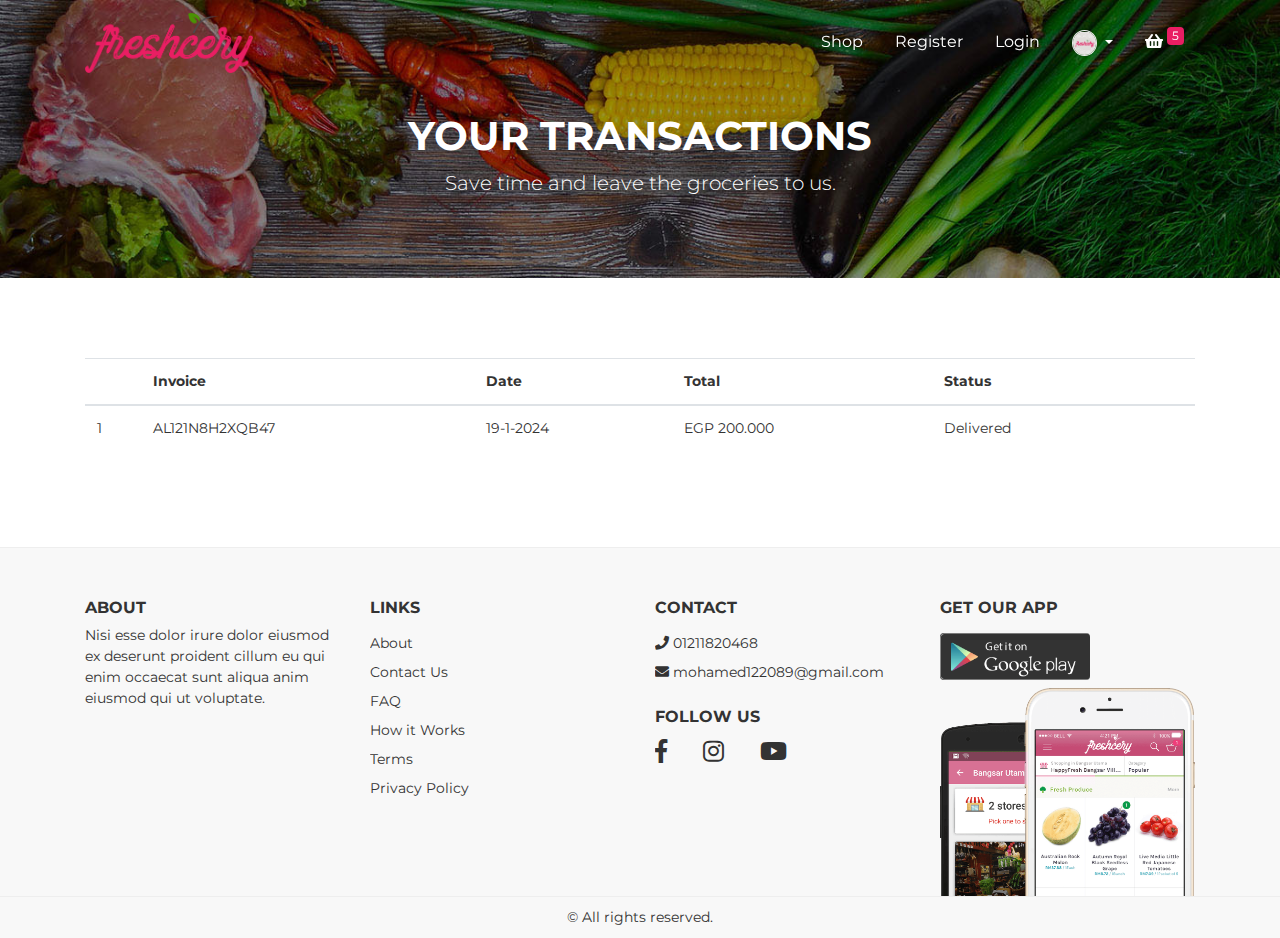
<file: transaction.html>
<!DOCTYPE html>
<html>
<head>
    <title>Freshcery </title>
    <meta charset="utf-8">
    <meta name="viewport" content="width=device-width, initial-scale=1.0">
    <link href="https://fonts.googleapis.com/css?family=Montserrat:400,700" rel="stylesheet" type="text/css">
    <link href="https://fonts.googleapis.com/css?family=Lato:400,700,400italic,700italic" rel="stylesheet" type="text/css">
    <link href="assets/fonts/sb-bistro/sb-bistro.css" rel="stylesheet" type="text/css">
    <link href="assets/fonts/font-awesome/font-awesome.css" rel="stylesheet" type="text/css">

    <link rel="stylesheet" type="text/css" media="all" href="assets/packages/bootstrap/bootstrap.css">
    <link rel="stylesheet" type="text/css" media="all" href="assets/packages/o2system-ui/o2system-ui.css">
    <link rel="stylesheet" type="text/css" media="all" href="assets/packages/owl-carousel/owl-carousel.css">
    <link rel="stylesheet" type="text/css" media="all" href="assets/packages/cloudzoom/cloudzoom.css">
    <link rel="stylesheet" type="text/css" media="all" href="assets/packages/thumbelina/thumbelina.css">
    <link rel="stylesheet" type="text/css" media="all" href="assets/packages/bootstrap-touchspin/bootstrap-touchspin.css">
    <link rel="stylesheet" type="text/css" media="all" href="assets/css/theme.css">

</head>
<body>
    <div class="page-header">
        <!--=============== Navbar ===============-->
        <nav class="navbar fixed-top navbar-expand-md navbar-dark bg-transparent" id="page-navigation">
            <div class="container">
                <!-- Navbar Brand -->
                <a href="index.html" class="navbar-brand">
                    <img src="assets/img/logo/logo.png" alt="">
                </a>

                <!-- Toggle Button -->
                <button class="navbar-toggler" type="button" data-toggle="collapse" data-target="#navbarcollapse" aria-controls="navbarCollapse" aria-expanded="false" aria-label="Toggle navigation">
                    <span class="navbar-toggler-icon"></span>
                </button>

                <div class="collapse navbar-collapse" id="navbarcollapse">
                    <!-- Navbar Menu -->
                    <ul class="navbar-nav ml-auto">
                        <li class="nav-item">
                            <a href="shop.html" class="nav-link">Shop</a>
                        </li>
                        <li class="nav-item">
                            <a href="register.html" class="nav-link">Register</a>
                        </li>
                        <li class="nav-item">
                            <a href="login.html" class="nav-link">Login</a>
                        </li>
                        <li class="nav-item dropdown">
                            <a class="nav-link dropdown-toggle" href="javascript:void(0)" id="navbarDropdown" role="button" data-toggle="dropdown" aria-haspopup="true" aria-expanded="false">
                                <div class="avatar-header"><img src="assets/img/logo/avatar.jpg"></div> 
                            </a>
                            <div class="dropdown-menu" aria-labelledby="navbarDropdown">
                                <a class="dropdown-item" href="transaction.html">Transactions History</a>
                                <a class="dropdown-item" href="setting.html">Settings</a>
                            </div>
                          </li>
                        <li class="nav-item dropdown">
                            <a href="javascript:void(0)" class="nav-link dropdown-toggle" data-toggle="dropdown" aria-haspopup="true" aria-expanded="false">
                                <i class="fa fa-shopping-basket"></i> <span class="badge badge-primary">5</span>
                            </a>
                            <div class="dropdown-menu shopping-cart">
                                <ul>
                                    <li>
                                        <div class="drop-title">Your Cart</div>
                                    </li>
                                    <li>
                                        <div class="shopping-cart-list">
                                            <div class="media">
                                                <img class="d-flex mr-3" src="assets/img/logo/avatar.jpg" width="60">
                                                <div class="media-body">
                                                    <h5><a href="javascript:void(0)">Carrot</a></h5>
                                                    <p class="price">
                                                        <span class="discount text-muted">EGP. 700.000</span>
                                                        <span>EGP. 100.000</span>
                                                    </p>
                                                    <p class="text-muted">Qty: 1</p>
                                                </div>
                                            </div>
                                            <div class="media">
                                                <img class="d-flex mr-3" src="assets/img/logo/avatar.jpg" width="60">
                                                <div class="media-body">
                                                    <h5><a href="javascript:void(0)">Carrot</a></h5>
                                                    <p class="price">
                                                        <span class="discount text-muted">EGP. 700.000</span>
                                                        <span>EGP. 100.000</span>
                                                    </p>
                                                    <p class="text-muted">Qty: 1</p>
                                                </div>
                                            </div>
                                            <div class="media">
                                                <img class="d-flex mr-3" src="assets/img/logo/avatar.jpg" width="60">
                                                <div class="media-body">
                                                    <h5><a href="javascript:void(0)">Carrot</a></h5>
                                                    <p class="price">
                                                        <span class="discount text-muted">EGP. 700.000</span>
                                                        <span>EGP. 100.000</span>
                                                    </p>
                                                    <p class="text-muted">Qty: 1</p>
                                                </div>
                                            </div>
                                            <div class="media">
                                                <img class="d-flex mr-3" src="assets/img/logo/avatar.jpg" width="60">
                                                <div class="media-body">
                                                    <h5><a href="javascript:void(0)">Carrot</a></h5>
                                                    <p class="price">
                                                        <span class="discount text-muted">EGP. 700.000</span>
                                                        <span>EGP. 100.000</span>
                                                    </p>
                                                    <p class="text-muted">Qty: 1</p>
                                                </div>
                                            </div>
                                        </div>
                                    </li>
                                    <li>
                                        <div class="drop-title d-flex justify-content-between">
                                            <span>Total:</span>
                                            <span class="text-primary"><strong>EGP. 2000.000</strong></span>
                                        </div>
                                    </li>
                                    <li class="d-flex justify-content-between pl-3 pr-3 pt-3">
                                        <a href="cart.html" class="btn btn-default">View Cart</a>
                                        <a href="checkout.html" class="btn btn-primary">Checkout</a>
                                    </li>
                                </ul>
                            </div>
                        </li>
                    </ul>
                </div>

            </div>
        </nav>
    </div>
    <div id="page-content" class="page-content">
        <div class="banner">
            <div class="jumbotron jumbotron-bg text-center rounded-0" style="background-image: url('assets/img/bg-header.jpg');">
                <div class="container">
                    <h1 class="pt-5">
                        Your Transactions
                    </h1>
                    <p class="lead">
                        Save time and leave the groceries to us.
                    </p>
                </div>
            </div>
        </div>

        <section id="cart">
            <div class="container">
                <div class="row">
                    <div class="col-md-12">
                        <div class="table-responsive">
                            <table class="table">
                                <thead>
                                    <tr>
                                        <th width="5%"></th>
                                        <th>Invoice</th>
                                        <th>Date</th>
                                        <th>Total</th>
                                        <th>Status</th>
                                        <th></th>
                                    </tr>
                                </thead>
                                <tbody>
                                    <tr>
                                        <td>1</td>
                                        <td>
                                            AL121N8H2XQB47
                                        </td>
                                        <td>
                                            19-1-2024
                                        </td>
                                        <td>
                                            EGP 200.000
                                        </td>
                                        <td>
                                            Delivered
                                        </td>
                                        
                                    </tr>
                                </tbody>
                            </table>
                        </div>

                      
                    </div>
                </div>
            </div>
        </section>

       
    </div>
    <footer>
        <div class="container">
            <div class="row">
                <div class="col-md-3">
                    <h5>About</h5>
                    <p>Nisi esse dolor irure dolor eiusmod ex deserunt proident cillum eu qui enim occaecat sunt aliqua anim eiusmod qui ut voluptate.</p>
                </div>
                <div class="col-md-3">
                    <h5>Links</h5>
                    <ul>
                        <li>
                            <a href="about.html">About</a>
                        </li>
                        <li>
                            <a href="contact.html">Contact Us</a>
                        </li>
                        <li>
                            <a href="faq.html">FAQ</a>
                        </li>
                        <li>
                            <a href="javascript:void(0)">How it Works</a>
                        </li>
                        <li>
                            <a href="terms.html">Terms</a>
                        </li>
                        <li>
                            <a href="privacy.html">Privacy Policy</a>
                        </li>
                    </ul>
                </div>
                <div class="col-md-3">
                     <h5>Contact</h5>
                     <ul>
                         <li>
                            <a href="tel:+201211820468"><i class="fa fa-phone"></i> 01211820468</a>
                        </li>
                        <li>
                            <a href="mailto:mohamed122089@gmail.com"><i class="fa fa-envelope"></i> mohamed122089@gmail.com</a>
                         </li>
                     </ul>

                     <h5>Follow Us</h5>
                     <ul class="social">
                         <li>
                            <a href="javascript:void(0)" target="_blank"><i class="fab fa-facebook-f"></i></a>
                         </li>
                         <li>
                            <a href="javascript:void(0)" target="_blank"><i class="fab fa-instagram"></i></a>
                         </li>
                         <li>
                            <a href="javascript:void(0)" target="_blank"><i class="fab fa-youtube"></i></a>
                         </li>
                     </ul>
                </div>
                <div class="col-md-3">
                     <h5>Get Our App</h5>
                     <ul class="mb-0">
                         <li class="download-app">
                             <a href="#"><img src="assets/img/playstore.png"></a>
                         </li>
                         <li style="height: 200px">
                             <div class="mockup">
                                 <img src="assets/img/mockup.png">
                             </div>
                         </li>
                     </ul>
                </div>
            </div>
        </div>
        <p class="copyright">&copy;  All rights reserved.</p>
    </footer>

    <script type="text/javascript" src="assets/js/jquery.js"></script>
    <script type="text/javascript" src="assets/js/jquery-migrate.js"></script>
    <script type="text/javascript" src="assets/packages/bootstrap/libraries/popper.js"></script>
    <script type="text/javascript" src="assets/packages/bootstrap/bootstrap.js"></script>
    <script type="text/javascript" src="assets/packages/o2system-ui/o2system-ui.js"></script>
    <script type="text/javascript" src="assets/packages/owl-carousel/owl-carousel.js"></script>
    <script type="text/javascript" src="assets/packages/cloudzoom/cloudzoom.js"></script>
    <script type="text/javascript" src="assets/packages/thumbelina/thumbelina.js"></script>
    <script type="text/javascript" src="assets/packages/bootstrap-touchspin/bootstrap-touchspin.js"></script>
    <script type="text/javascript" src="assets/js/theme.js"></script>
</body>
</html>
</file>
<file: assets/fonts/sb-bistro/sb-bistro.css>
@font-face {
	font-family: 'sb-bistro';
	src:url('sb-bistro.eot?-2sivhm');
	src:url('sb-bistro.eot?#iefix-2sivhm') format('embedded-opentype'),
		url('sb-bistro.ttf?-2sivhm') format('truetype'),
		url('sb-bistro.woff?-2sivhm') format('woff'),
		url('sb-bistro.svg?-2sivhm#sb-bistro-') format('svg');
	font-weight: normal;
	font-style: normal;
}

[class^="sb-bistro"], [class*="sb-bistro"] {
	font-family: 'sb-bistro';
	speak: none;
	font-style: normal;
	font-weight: normal;
	font-variant: normal;
	text-transform: none;
	line-height: 1;

	/* Better Font Rendering =========== */
	-webkit-font-smoothing: antialiased;
	-moz-osx-font-smoothing: grayscale;
}

.sb-bistro-appetizer:before {
	content: "\e600";
}
.sb-bistro-apple:before {
	content: "\e601";
}
.sb-bistro-blender:before {
	content: "\e602";
}
.sb-bistro-bowl:before {
	content: "\e603";
}
.sb-bistro-burger:before {
	content: "\e604";
}
.sb-bistro-cake:before {
	content: "\e605";
}
.sb-bistro-carrot:before {
	content: "\e606";
}
.sb-bistro-chef-hat:before {
	content: "\e607";
}
.sb-bistro-chicken-1:before {
	content: "\e608";
}
.sb-bistro-chicken:before {
	content: "\e609";
}
.sb-bistro-clock:before {
	content: "\e60a";
}
.sb-bistro-coffee:before {
	content: "\e60b";
}
.sb-bistro-cone-icecream:before {
	content: "\e60c";
}
.sb-bistro-dessert:before {
	content: "\e60d";
}
.sb-bistro-dinner:before {
	content: "\e60e";
}
.sb-bistro-drinks:before {
	content: "\e60f";
}
.sb-bistro-drumstick:before {
	content: "\e610";
}
.sb-bistro-egg-bacon:before {
	content: "\e611";
}
.sb-bistro-fish-1:before {
	content: "\e612";
}
.sb-bistro-fish:before {
	content: "\e613";
}
.sb-bistro-french-fries:before {
	content: "\e614";
}
.sb-bistro-fried-egg:before {
	content: "\e615";
}
.sb-bistro-fruits:before {
	content: "\e616";
}
.sb-bistro-hot-pan:before {
	content: "\e617";
}
.sb-bistro-hotdog:before {
	content: "\e618";
}
.sb-bistro-icecream-1:before {
	content: "\e619";
}
.sb-bistro-icecream-2:before {
	content: "\e61a";
}
.sb-bistro-icecream:before {
	content: "\e61b";
}
.sb-bistro-jackfruit:before {
	content: "\e61c";
}
.sb-bistro-kettle:before {
	content: "\e61d";
}
.sb-bistro-kiwi:before {
	content: "\e61e";
}
.sb-bistro-lemon:before {
	content: "\e61f";
}
.sb-bistro-lunch:before {
	content: "\e620";
}
.sb-bistro-menu:before {
	content: "\e621";
}
.sb-bistro-muffin:before {
	content: "\e622";
}
.sb-bistro-offer:before {
	content: "\e623";
}
.sb-bistro-pan:before {
	content: "\e624";
}
.sb-bistro-pizza:before {
	content: "\e625";
}
.sb-bistro-popsicle:before {
	content: "\e626";
}
.sb-bistro-roast-leg:before {
	content: "\e627";
}
.sb-bistro-rss:before {
	content: "\e628";
}
.sb-bistro-saslik:before {
	content: "\e629";
}
.sb-bistro-sausage:before {
	content: "\e62a";
}
.sb-bistro-spoon-plate:before {
	content: "\e62b";
}
.sb-bistro-spoons:before {
	content: "\e62c";
}
.sb-bistro-steak:before {
	content: "\e62d";
}
.sb-bistro-stockpot:before {
	content: "\e62e";
}
.sb-bistro-taco:before {
	content: "\e62f";
}
.sb-bistro-tea:before {
	content: "\e630";
}
.sb-bistro-tomato:before {
	content: "\e631";
}
.sb-bistro-apron:before {
	content: "\e632";
}
.sb-bistro-contact:before {
	content: "\e633";
}
.sb-bistro-social:before {
	content: "\e634";
}
.sb-bistro-facebook:before {
	content: "\e635";
}
.sb-bistro-twitter:before {
	content: "\e636";
}
.sb-bistro-behance:before {
	content: "\e637";
}
.sb-bistro-pinterest:before {
	content: "\e638";
}
.sb-bistro-googleplus:before {
	content: "\e639";
}
.sb-bistro-vimeo:before {
	content: "\e63a";
}
.sb-bistro-instagram:before {
	content: "\e63b";
}
.sb-bistro-linkedin:before {
	content: "\e63c";
}
.sb-bistro-dribbble:before {
	content: "\e63d";
}
.sb-bistro-youtube:before {
	content: "\e63e";
}
</file>
<file: assets/packages/o2system-ui/o2system-ui.css>
@-webkit-keyframes "offline-fadein"{0%{opacity:0}100%{opacity:1}}@-moz-keyframes "offline-fadein"{0%{opacity:0}100%{opacity:1}}@-ms-keyframes "offline-fadein"{0%{opacity:0}100%{opacity:1}}@-o-keyframes "offline-fadein"{0%{opacity:0}100%{opacity:1}}@keyframes "offline-fadein"{0%{opacity:0}100%{opacity:1}}@-webkit-keyframes "offline-fadeout-and-hide"{0%{opacity:1;display:block}99%{opacity:0;display:block}100%{opacity:0;display:none}}@-moz-keyframes "offline-fadeout-and-hide"{0%{opacity:1;display:block}99%{opacity:0;display:block}100%{opacity:0;display:none}}@-ms-keyframes "offline-fadeout-and-hide"{0%{opacity:1;display:block}99%{opacity:0;display:block}100%{opacity:0;display:none}}@-o-keyframes "offline-fadeout-and-hide"{0%{opacity:1;display:block}99%{opacity:0;display:block}100%{opacity:0;display:none}}@keyframes "offline-fadeout-and-hide"{0%{opacity:1;display:block}99%{opacity:0;display:block}100%{opacity:0;display:none}}@-webkit-keyframes "offline-rotation"{0%{transform:rotate(0deg);-webkit-transform:rotate(0deg);-moz-transform:rotate(0deg);-ms-transform:rotate(0deg);-o-transform:rotate(0deg)}100%{transform:rotate(359deg);-webkit-transform:rotate(359deg);-moz-transform:rotate(359deg);-ms-transform:rotate(359deg);-o-transform:rotate(359deg)}}@-moz-keyframes "offline-rotation"{0%{transform:rotate(0deg);-webkit-transform:rotate(0deg);-moz-transform:rotate(0deg);-ms-transform:rotate(0deg);-o-transform:rotate(0deg)}100%{transform:rotate(359deg);-webkit-transform:rotate(359deg);-moz-transform:rotate(359deg);-ms-transform:rotate(359deg);-o-transform:rotate(359deg)}}@-ms-keyframes "offline-rotation"{0%{transform:rotate(0deg);-webkit-transform:rotate(0deg);-moz-transform:rotate(0deg);-ms-transform:rotate(0deg);-o-transform:rotate(0deg)}100%{transform:rotate(359deg);-webkit-transform:rotate(359deg);-moz-transform:rotate(359deg);-ms-transform:rotate(359deg);-o-transform:rotate(359deg)}}@-o-keyframes "offline-rotation"{0%{transform:rotate(0deg);-webkit-transform:rotate(0deg);-moz-transform:rotate(0deg);-ms-transform:rotate(0deg);-o-transform:rotate(0deg)}100%{transform:rotate(359deg);-webkit-transform:rotate(359deg);-moz-transform:rotate(359deg);-ms-transform:rotate(359deg);-o-transform:rotate(359deg)}}@keyframes "offline-rotation"{0%{transform:rotate(0deg);-webkit-transform:rotate(0deg);-moz-transform:rotate(0deg);-ms-transform:rotate(0deg);-o-transform:rotate(0deg)}100%{transform:rotate(359deg);-webkit-transform:rotate(359deg);-moz-transform:rotate(359deg);-ms-transform:rotate(359deg);-o-transform:rotate(359deg)}}.offline-ui{-webkit-box-sizing:border-box;-moz-box-sizing:border-box;box-sizing:border-box;display:none;position:fixed;background:white;z-index:2000;margin:auto;top:0;left:0;right:0;-webkit-border-radius:4px;-moz-border-radius:4px;-ms-border-radius:4px;-o-border-radius:4px;border-radius:4px;font-family:"Helvetica Neue", sans-serif;padding:1em;top:1em;width:38em;max-width:100%;overflow:hidden}.offline-ui *{-webkit-box-sizing:border-box;-moz-box-sizing:border-box;box-sizing:border-box}.offline-ui *:before{-webkit-box-sizing:border-box;-moz-box-sizing:border-box;box-sizing:border-box}.offline-ui *:after{-webkit-box-sizing:border-box;-moz-box-sizing:border-box;box-sizing:border-box}.offline-ui:before{-webkit-box-sizing:border-box;-moz-box-sizing:border-box;box-sizing:border-box}.offline-ui:after{-webkit-box-sizing:border-box;-moz-box-sizing:border-box;box-sizing:border-box}.offline-ui .offline-ui-content:before{display:inline;line-height:1.25em}.offline-ui .offline-ui-retry{-webkit-user-select:none;-moz-user-select:none;user-select:none;display:none;position:absolute;right:3em;top:0;bottom:0;background:rgba(0,0,0,0.1);text-decoration:none;color:inherit;line-height:3.5em;height:3.5em;margin:auto;padding:0 1em}.offline-ui .offline-ui-retry:before{display:inline;content:"Reconnect"}.offline-ui.offline-ui-up.offline-ui-up-5s{display:block}.offline-ui.offline-ui-down{display:block;-webkit-animation:offline-fadein 0.5s;-moz-animation:offline-fadein 0.5s;-ms-animation:offline-fadein 0.5s;-o-animation:offline-fadein 0.5s;animation:offline-fadein 0.5s;-webkit-backface-visibility:hidden;background:#ec8787;color:#551313}.offline-ui.offline-ui-down .offline-ui-content:before{content:"Offline";content:"Your computer lost its internet connection."}.offline-ui.offline-ui-down.offline-ui-waiting{background:#f8ecad;color:#7c6d1f;padding-right:3em;padding-right:11em}.offline-ui.offline-ui-down.offline-ui-waiting .offline-ui-retry{display:block}.offline-ui.offline-ui-down.offline-ui-waiting:after{-webkit-animation:offline-rotation 0.7s linear infinite;-moz-animation:offline-rotation 0.7s linear infinite;-ms-animation:offline-rotation 0.7s linear infinite;-o-animation:offline-rotation 0.7s linear infinite;animation:offline-rotation 0.7s linear infinite;-webkit-backface-visibility:hidden;-webkit-border-radius:50%;-moz-border-radius:50%;-ms-border-radius:50%;-o-border-radius:50%;border-radius:50%;content:" ";display:block;position:absolute;right:1em;top:0;bottom:0;margin:auto;height:1em;width:1em;border:2px solid transparent;border-top-color:#7c6d1f;border-left-color:#7c6d1f;opacity:0.7}.offline-ui.offline-ui-down.offline-ui-waiting .offline-ui-content[data-retry-in-unit="second"]:before{content:"Connection lost. Reconnecting in " attr(data-retry-in-value) " seconds..."}.offline-ui.offline-ui-down.offline-ui-waiting .offline-ui-content[data-retry-in-unit="second"][data-retry-in-value="1"]:before{content:"Connection lost. Reconnecting in " attr(data-retry-in-value) " second..."}.offline-ui.offline-ui-down.offline-ui-waiting .offline-ui-content[data-retry-in-unit="minute"]:before{content:"Connection lost. Reconnecting in " attr(data-retry-in-value) " minutes..."}.offline-ui.offline-ui-down.offline-ui-waiting .offline-ui-content[data-retry-in-unit="minute"][data-retry-in-value="1"]:before{content:"Connection lost. Reconnecting in " attr(data-retry-in-value) " minute..."}.offline-ui.offline-ui-down.offline-ui-waiting .offline-ui-content[data-retry-in-unit="hour"]:before{content:"Connection lost. Reconnecting in " attr(data-retry-in-value) " hours..."}.offline-ui.offline-ui-down.offline-ui-waiting .offline-ui-content[data-retry-in-unit="hour"][data-retry-in-value="1"]:before{content:"Connection lost. Reconnecting in " attr(data-retry-in-value) " hour..."}.offline-ui.offline-ui-down.offline-ui-reconnect-failed-2s.offline-ui-waiting .offline-ui-retry{display:none;display:none}.offline-ui.offline-ui-up{-webkit-animation:offline-fadeout-and-hide forwards 0.5s 2s;-moz-animation:offline-fadeout-and-hide forwards 0.5s 2s;-ms-animation:offline-fadeout-and-hide forwards 0.5s 2s;-o-animation:offline-fadeout-and-hide forwards 0.5s 2s;animation:offline-fadeout-and-hide forwards 0.5s 2s;-webkit-backface-visibility:hidden;background:#d6e9c6;color:#468847}.offline-ui.offline-ui-up .offline-ui-content:before{content:"Online";content:"Your computer is connected to the internet."}.offline-ui.offline-ui-down.offline-ui-connecting{background:#f8ecad;color:#7c6d1f;padding-right:3em}.offline-ui.offline-ui-down.offline-ui-connecting:after{-webkit-animation:offline-rotation 0.7s linear infinite;-moz-animation:offline-rotation 0.7s linear infinite;-ms-animation:offline-rotation 0.7s linear infinite;-o-animation:offline-rotation 0.7s linear infinite;animation:offline-rotation 0.7s linear infinite;-webkit-backface-visibility:hidden;-webkit-border-radius:50%;-moz-border-radius:50%;-ms-border-radius:50%;-o-border-radius:50%;border-radius:50%;content:" ";display:block;position:absolute;right:1em;top:0;bottom:0;margin:auto;height:1em;width:1em;border:2px solid transparent;border-top-color:#7c6d1f;border-left-color:#7c6d1f;opacity:0.7}.offline-ui.offline-ui-down.offline-ui-connecting .offline-ui-content:before{content:"Attempting to reconnect..."}.offline-ui.offline-ui-down.offline-ui-waiting.offline-ui-reconnect-failed-2s{padding-right:0}.offline-ui.offline-ui-down.offline-ui-connecting-2s .offline-ui-content:before{content:"Attempting to reconnect..."}.offline-ui.offline-ui-down.offline-ui-reconnect-failed-2s .offline-ui-content:before{content:"Connection attempt failed."}@media (max-width: 38em){.offline-ui{-webkit-border-radius:0;-moz-border-radius:0;-ms-border-radius:0;-o-border-radius:0;border-radius:0;top:0}}@media (max-width: 1024px){.offline-ui.offline-ui-up .offline-ui-content:before{content:"Your device is connected to the internet."}.offline-ui.offline-ui-down .offline-ui-content:before{content:"Your device lost its internet connection."}}@media (max-width: 568px){.offline-ui.offline-ui-up .offline-ui-content:before{content:"Your device is connected."}.offline-ui.offline-ui-down .offline-ui-content:before{content:"Your device isn't connected."}.offline-ui.offline-ui-down.offline-ui-waiting .offline-ui-content[data-retry-in-unit="second"]:before{content:"Reconnecting in " attr(data-retry-in-value) "s..."}.offline-ui.offline-ui-down.offline-ui-waiting .offline-ui-content[data-retry-in-unit="second"][data-retry-in-value="1"]:before{content:"Reconnecting in " attr(data-retry-in-value) "s..."}.offline-ui.offline-ui-down.offline-ui-waiting .offline-ui-content[data-retry-in-unit="minute"]:before{content:"Reconnecting in " attr(data-retry-in-value) "m..."}.offline-ui.offline-ui-down.offline-ui-waiting .offline-ui-content[data-retry-in-unit="minute"][data-retry-in-value="1"]:before{content:"Reconnecting in " attr(data-retry-in-value) "m..."}.offline-ui.offline-ui-down.offline-ui-waiting .offline-ui-content[data-retry-in-unit="hour"]:before{content:"Reconnecting in " attr(data-retry-in-value) "h..."}.offline-ui.offline-ui-down.offline-ui-waiting .offline-ui-content[data-retry-in-unit="hour"][data-retry-in-value="1"]:before{content:"Reconnecting in " attr(data-retry-in-value) "h..."}}@-webkit-keyframes "pace-spinner"{0%{-webkit-transform:rotate(0deg);transform:rotate(0deg)}100%{-webkit-transform:rotate(360deg);transform:rotate(360deg)}}@-moz-keyframes "pace-spinner"{0%{-moz-transform:rotate(0deg);transform:rotate(0deg)}100%{-moz-transform:rotate(360deg);transform:rotate(360deg)}}@-o-keyframes "pace-spinner"{0%{-o-transform:rotate(0deg);transform:rotate(0deg)}100%{-o-transform:rotate(360deg);transform:rotate(360deg)}}@-ms-keyframes "pace-spinner"{0%{-ms-transform:rotate(0deg);transform:rotate(0deg)}100%{-ms-transform:rotate(360deg);transform:rotate(360deg)}}@keyframes "pace-spinner"{0%{transform:rotate(0deg);transform:rotate(0deg)}100%{transform:rotate(360deg);transform:rotate(360deg)}}.pace{-webkit-pointer-events:none;pointer-events:none;-webkit-user-select:none;-moz-user-select:none;user-select:none}.pace .pace-progress{background:#3783b5;position:fixed;z-index:2000;top:0;right:100%;width:100%;height:2px}.pace .pace-progress-inner{display:block;position:absolute;right:0px;width:100px;height:100%;box-shadow:0 0 10px #3783b5,0 0 5px #3783b5;opacity:1.0;-webkit-transform:rotate(3deg) translate(0px, -4px);-moz-transform:rotate(3deg) translate(0px, -4px);-ms-transform:rotate(3deg) translate(0px, -4px);-o-transform:rotate(3deg) translate(0px, -4px);transform:rotate(3deg) translate(0px, -4px)}.pace .pace-activity{display:none;position:fixed;z-index:2000;top:15px;right:15px;width:14px;height:14px;border:solid 2px transparent;border-top-color:#3783b5;border-left-color:#3783b5;border-radius:10px;-webkit-animation:pace-spinner 400ms linear infinite;-moz-animation:pace-spinner 400ms linear infinite;-ms-animation:pace-spinner 400ms linear infinite;-o-animation:pace-spinner 400ms linear infinite;animation:pace-spinner 400ms linear infinite}.pace-inactive{display:none}.bg-transparent{background:transparent !important;box-shadow:none}.bg-inverse{color:#fff !important}.bg-primary{background:#3783b5 !important}.bg-secondary{background:#3b5998 !important}.bg-success{background:#46be8a !important}.bg-info{background:#57c7d4 !important}.bg-warning{background:#f2a654 !important}.bg-danger{background:#f96868 !important}.bg-dark{background:#132e40 !important}.bg-black{background:#000 !important}body{color:#333;font-size:14px;font-family:"Oxygen", "Helvetica Neue", Arial, sans-serif}button,input,optgroup,select,textarea{font-family:"Oxygen", "Helvetica Neue", Arial, sans-serif}a{text-decoration:none !important;outline:0 !important}a:hover,a:active,a:visited,a:focus{text-decoration:none !important;outline:0 !important}input,select,.btn,.form-control,.dropdown-menu,.input-group-text{font-size:0.8rem}.btn-lg,.btn-group-lg>.btn,.form-control-lg{font-size:1.25rem}.btn-sm,.btn-group-sm>.btn,.form-control-sm{font-size:0.75rem}.btn-xs,.btn-group-xs>.btn,.form-control-xs{font-size:0.675rem}.b-r{border-right:1px solid #ddd}.b-l{border-left:1px solid #ddd}.media .media-img{display:-ms-flexbox;display:flex;margin-right:1rem}.media .media-heading{margin-top:0}.list-group-item .badge{float:right}.img-logo{width:25px !important;height:auto}blockquote.alert{display:-ms-flexbox;display:flex;-ms-flex-align:start;align-items:flex-start;-ms-flex-align:center !important;align-items:center !important;-ms-flex-pack:center !important;justify-content:center !important}blockquote.alert i{display:flex;font-size:2.5rem;margin-right:1rem}blockquote.alert p:last-child{margin-bottom:0}.alert p:last-child{margin-bottom:0}#scrollUp,.scroll-to-top{height:40px;position:fixed;bottom:20%;right:-60px;background:#3783b5;color:#fff;text-align:center;line-height:40px;box-shadow:0 3px 10px rgba(0,0,0,0.2);font-size:0.8rem;cursor:pointer;z-index:9998;padding:0 15px;transition:all .3s;border-top-left-radius:3px;border-bottom-left-radius:3px}#scrollUp i,.scroll-to-top i{font-size:1rem;margin-right:15px}#scrollUp:hover,.scroll-to-top:hover{right:0}#scrollUp:hover i,.scroll-to-top:hover i{margin-right:10px}.pagination .page-item .page-link{color:#3783b5}.pagination .page-item.active .page-link{background-color:#3783b5;border-color:#3783b5;color:#FFF}.accordion>.card:not(:first-child){border-top-left-radius:0rem;border-top-right-radius:0rem}.accordion>.card:not(:last-child){border-bottom:0px;border-bottom-left-radius:0rem;border-bottom-right-radius:0rem}.badge{padding:.5em .6em .6em .6em}.badge-default{background-color:#FFF;color:#333}.badge-primary{background-color:#3783b5}.badge-secondary{background-color:#3b5998}.badge-success{background-color:#46be8a}.badge-info{background-color:#57c7d4}.badge-warning{background-color:#f2a654;color:#FFF}.badge-danger{background-color:#f96868}.badge-dark{background-color:#132e40}.breadcrumb-dot .breadcrumb-item+.breadcrumb-item::before{content:"\2022"}.breadcrumb-bar .breadcrumb-item+.breadcrumb-item::before{content:"|"}.breadcrumb-right-pointer .breadcrumb-item+.breadcrumb-item::before{content:"\232a"}.breadcrumb-hypen .breadcrumb-item+.breadcrumb-item::before{content:"\002d"}.breadcrumb-right-tag{padding:0;background:none}.breadcrumb-right-tag .breadcrumb-item{background:rgba(2,117,216,0.8);padding:.5em 1em;color:#fff}.breadcrumb-right-tag .breadcrumb-item a{color:#fff}.breadcrumb-right-tag .breadcrumb-item:nth-child(2){background:rgba(2,117,216,0.6)}.breadcrumb-right-tag .breadcrumb-item:nth-child(3){background:rgba(2,117,216,0.5)}.breadcrumb-right-tag .breadcrumb-item+.breadcrumb-item::before{content:"";padding:0}.btn.btn-icon{position:relative;padding-left:45px}.btn.btn-icon i{position:absolute;left:0;top:0;height:100%;padding:9px;text-align:center}.btn.btn-xs.btn-icon{padding-left:30px}.btn.btn-xs.btn-icon i{padding:4px 7px}.btn.btn-sm.btn-icon{padding-left:35px}.btn.btn-sm.btn-icon i{padding:8px}.btn.btn-lg.btn-icon{padding-left:55px}.btn.btn-lg.btn-icon i{padding:11px}.btn.btn-xl.btn-icon{padding-left:95px}.btn.btn-xl.btn-icon i{padding:20px}.btn-light.btn-icon i{background:#e2e6ea}.btn-dark{color:#FFF;background-color:#132e40;border-color:#132e40}.btn-dark:focus,.btn-dark.focus{color:#FFF;background-color:#071219;border-color:#000}.btn-dark:hover{color:#FFF;background-color:#071219;border-color:#050c11}.btn-dark:active,.btn-dark.active,.open>.btn-dark.dropdown-toggle{color:#FFF;background-color:#071219;border-color:#050c11}.btn-dark:active:hover,.btn-dark:active:focus,.btn-dark:active.focus,.btn-dark.active:hover,.btn-dark.active:focus,.btn-dark.active.focus,.open>.btn-dark.dropdown-toggle:hover,.open>.btn-dark.dropdown-toggle:focus,.open>.btn-dark.dropdown-toggle.focus{color:#FFF;background-color:#000;border-color:#000}.btn-dark:active,.btn-dark.active,.open>.btn-dark.dropdown-toggle{background-image:none}.btn-dark.disabled:hover,.btn-dark.disabled:focus,.btn-dark.disabled.focus,.btn-dark[disabled]:hover,.btn-dark[disabled]:focus,.btn-dark[disabled].focus,fieldset[disabled] .btn-dark:hover,fieldset[disabled] .btn-dark:focus,fieldset[disabled] .btn-dark.focus{background-color:#132e40;border-color:#132e40}.btn-dark .badge{color:#132e40;background-color:#FFF}.btn-dark.btn-icon i{background:#23272b}.btn-default{color:#333;background-color:#FFF;border-color:#ccc}.btn-default:focus,.btn-default.focus{color:#333;background-color:#e6e6e6;border-color:#8c8c8c}.btn-default:hover{color:#333;background-color:#e6e6e6;border-color:#adadad}.btn-default:active,.btn-default.active,.open>.btn-default.dropdown-toggle{color:#333;background-color:#e6e6e6;border-color:#adadad}.btn-default:active:hover,.btn-default:active:focus,.btn-default:active.focus,.btn-default.active:hover,.btn-default.active:focus,.btn-default.active.focus,.open>.btn-default.dropdown-toggle:hover,.open>.btn-default.dropdown-toggle:focus,.open>.btn-default.dropdown-toggle.focus{color:#333;background-color:#d4d4d4;border-color:#8c8c8c}.btn-default:active,.btn-default.active,.open>.btn-default.dropdown-toggle{background-image:none}.btn-default.disabled:hover,.btn-default.disabled:focus,.btn-default.disabled.focus,.btn-default[disabled]:hover,.btn-default[disabled]:focus,.btn-default[disabled].focus,fieldset[disabled] .btn-default:hover,fieldset[disabled] .btn-default:focus,fieldset[disabled] .btn-default.focus{background-color:#FFF;border-color:#ccc}.btn-default .badge{color:#FFF;background-color:#333}.btn-default.btn-icon i{background:#ddd}.btn-primary{color:#FFF;background-color:#3783b5;border-color:#3783b5}.btn-primary:focus,.btn-primary.focus{color:#FFF;background-color:#2b678e;border-color:#193c53}.btn-primary:hover{color:#FFF;background-color:#2b678e;border-color:#296186}.btn-primary:active,.btn-primary.active,.open>.btn-primary.dropdown-toggle{color:#FFF;background-color:#2b678e;border-color:#296186}.btn-primary:active:hover,.btn-primary:active:focus,.btn-primary:active.focus,.btn-primary.active:hover,.btn-primary.active:focus,.btn-primary.active.focus,.open>.btn-primary.dropdown-toggle:hover,.open>.btn-primary.dropdown-toggle:focus,.open>.btn-primary.dropdown-toggle.focus{color:#FFF;background-color:#235373;border-color:#193c53}.btn-primary:active,.btn-primary.active,.open>.btn-primary.dropdown-toggle{background-image:none}.btn-primary.disabled:hover,.btn-primary.disabled:focus,.btn-primary.disabled.focus,.btn-primary[disabled]:hover,.btn-primary[disabled]:focus,.btn-primary[disabled].focus,fieldset[disabled] .btn-primary:hover,fieldset[disabled] .btn-primary:focus,fieldset[disabled] .btn-primary.focus{background-color:#3783b5;border-color:#3783b5}.btn-primary .badge{color:#3783b5;background-color:#FFF}.btn-primary.btn-icon i{background:#3175a1}.btn-secondary{color:#FFF;background-color:#3b5998;border-color:#3b5998}.btn-secondary:focus,.btn-secondary.focus{color:#FFF;background-color:#2d4373;border-color:#17233c}.btn-secondary:hover{color:#FFF;background-color:#2d4373;border-color:#2a3f6c}.btn-secondary:active,.btn-secondary.active,.open>.btn-secondary.dropdown-toggle{color:#FFF;background-color:#2d4373;border-color:#2a3f6c}.btn-secondary:active:hover,.btn-secondary:active:focus,.btn-secondary:active.focus,.btn-secondary.active:hover,.btn-secondary.active:focus,.btn-secondary.active.focus,.open>.btn-secondary.dropdown-toggle:hover,.open>.btn-secondary.dropdown-toggle:focus,.open>.btn-secondary.dropdown-toggle.focus{color:#FFF;background-color:#23345a;border-color:#17233c}.btn-secondary:active,.btn-secondary.active,.open>.btn-secondary.dropdown-toggle{background-image:none}.btn-secondary.disabled:hover,.btn-secondary.disabled:focus,.btn-secondary.disabled.focus,.btn-secondary[disabled]:hover,.btn-secondary[disabled]:focus,.btn-secondary[disabled].focus,fieldset[disabled] .btn-secondary:hover,fieldset[disabled] .btn-secondary:focus,fieldset[disabled] .btn-secondary.focus{background-color:#3b5998;border-color:#3b5998}.btn-secondary .badge{color:#3b5998;background-color:#FFF}.btn-secondary.btn-icon i{background:#344e86}.btn-success{color:#FFF;background-color:#46be8a;border-color:#46be8a}.btn-success:focus,.btn-success.focus{color:#FFF;background-color:#369b6f;border-color:#226246}.btn-success:hover{color:#FFF;background-color:#369b6f;border-color:#34936a}.btn-success:active,.btn-success.active,.open>.btn-success.dropdown-toggle{color:#FFF;background-color:#369b6f;border-color:#34936a}.btn-success:active:hover,.btn-success:active:focus,.btn-success:active.focus,.btn-success.active:hover,.btn-success.active:focus,.btn-success.active.focus,.open>.btn-success.dropdown-toggle:hover,.open>.btn-success.dropdown-toggle:focus,.open>.btn-success.dropdown-toggle.focus{color:#FFF;background-color:#2d805c;border-color:#226246}.btn-success:active,.btn-success.active,.open>.btn-success.dropdown-toggle{background-image:none}.btn-success.disabled:hover,.btn-success.disabled:focus,.btn-success.disabled.focus,.btn-success[disabled]:hover,.btn-success[disabled]:focus,.btn-success[disabled].focus,fieldset[disabled] .btn-success:hover,fieldset[disabled] .btn-success:focus,fieldset[disabled] .btn-success.focus{background-color:#46be8a;border-color:#46be8a}.btn-success .badge{color:#46be8a;background-color:#FFF}.btn-success.btn-icon i{background:#3dae7d}.btn-info{color:#FFF;background-color:#57c7d4;border-color:#57c7d4}.btn-info:focus,.btn-info.focus{color:#FFF;background-color:#33b6c5;border-color:#237e89}.btn-info:hover{color:#FFF;background-color:#33b6c5;border-color:#30afbd}.btn-info:active,.btn-info.active,.open>.btn-info.dropdown-toggle{color:#FFF;background-color:#33b6c5;border-color:#30afbd}.btn-info:active:hover,.btn-info:active:focus,.btn-info:active.focus,.btn-info.active:hover,.btn-info.active:focus,.btn-info.active.focus,.open>.btn-info.dropdown-toggle:hover,.open>.btn-info.dropdown-toggle:focus,.open>.btn-info.dropdown-toggle.focus{color:#FFF;background-color:#2b9ca9;border-color:#237e89}.btn-info:active,.btn-info.active,.open>.btn-info.dropdown-toggle{background-image:none}.btn-info.disabled:hover,.btn-info.disabled:focus,.btn-info.disabled.focus,.btn-info[disabled]:hover,.btn-info[disabled]:focus,.btn-info[disabled].focus,fieldset[disabled] .btn-info:hover,fieldset[disabled] .btn-info:focus,fieldset[disabled] .btn-info.focus{background-color:#57c7d4;border-color:#57c7d4}.btn-info .badge{color:#57c7d4;background-color:#FFF}.btn-info.btn-icon i{background:#43c0cf}.btn-warning{color:#FFF;background-color:#f2a654;border-color:#f2a654}.btn-warning:focus,.btn-warning.focus{color:#FFF;background-color:#ee8d25;border-color:#b8660e}.btn-warning:hover{color:#FFF;background-color:#ee8d25;border-color:#ee881b}.btn-warning:active,.btn-warning.active,.open>.btn-warning.dropdown-toggle{color:#FFF;background-color:#ee8d25;border-color:#ee881b}.btn-warning:active:hover,.btn-warning:active:focus,.btn-warning:active.focus,.btn-warning.active:hover,.btn-warning.active:focus,.btn-warning.active.focus,.open>.btn-warning.dropdown-toggle:hover,.open>.btn-warning.dropdown-toggle:focus,.open>.btn-warning.dropdown-toggle.focus{color:#FFF;background-color:#de7c11;border-color:#b8660e}.btn-warning:active,.btn-warning.active,.open>.btn-warning.dropdown-toggle{background-image:none}.btn-warning.disabled:hover,.btn-warning.disabled:focus,.btn-warning.disabled.focus,.btn-warning[disabled]:hover,.btn-warning[disabled]:focus,.btn-warning[disabled].focus,fieldset[disabled] .btn-warning:hover,fieldset[disabled] .btn-warning:focus,fieldset[disabled] .btn-warning.focus{background-color:#f2a654;border-color:#f2a654}.btn-warning .badge{color:#f2a654;background-color:#FFF}.btn-warning.btn-icon i{background:#f09a3c}.btn-danger{color:#FFF;background-color:#f96868;border-color:#f96868}.btn-danger:focus,.btn-danger.focus{color:#FFF;background-color:#f73737;border-color:#d90909}.btn-danger:hover{color:#FFF;background-color:#f73737;border-color:#f72d2d}.btn-danger:active,.btn-danger.active,.open>.btn-danger.dropdown-toggle{color:#FFF;background-color:#f73737;border-color:#f72d2d}.btn-danger:active:hover,.btn-danger:active:focus,.btn-danger:active.focus,.btn-danger.active:hover,.btn-danger.active:focus,.btn-danger.active.focus,.open>.btn-danger.dropdown-toggle:hover,.open>.btn-danger.dropdown-toggle:focus,.open>.btn-danger.dropdown-toggle.focus{color:#FFF;background-color:#f61515;border-color:#d90909}.btn-danger:active,.btn-danger.active,.open>.btn-danger.dropdown-toggle{background-image:none}.btn-danger.disabled:hover,.btn-danger.disabled:focus,.btn-danger.disabled.focus,.btn-danger[disabled]:hover,.btn-danger[disabled]:focus,.btn-danger[disabled].focus,fieldset[disabled] .btn-danger:hover,fieldset[disabled] .btn-danger:focus,fieldset[disabled] .btn-danger.focus{background-color:#f96868;border-color:#f96868}.btn-danger .badge{color:#f96868;background-color:#FFF}.btn-danger.btn-icon i{background:#f84f4f}.btn-xs{padding:0.125rem 0.45rem;font-size:0.675rem;border-radius:0.2rem}.btn-group-xs>.btn{padding:0.125rem 0.45rem;font-size:0.675rem;border-radius:0.2rem}.btn-xl{padding:1rem 1.25rem;font-size:2rem;border-radius:0.3rem}.btn-group-xl>.btn{padding:1rem 1.25rem;font-size:2rem;border-radius:0.3rem}.btn-outline-default{background:none;border-color:#ddd}.btn.btn-link.btn-default{color:#b8b8b8}.btn-link{border:0;padding:0.5rem 0.7rem;background:none;color:#3783b5}.btn-link:hover,.btn-link:focus{background:none;color:#014c8c}.btn-link.btn-primary{color:#3783b5}.btn-link.btn-primary:hover,.btn-link.btn-primary:focus{color:#4090c5}.btn-link.btn-secondary{color:#3b5998}.btn-link.btn-secondary:hover,.btn-link.btn-secondary:focus{color:#4264aa}.btn-link.btn-success{color:#46be8a}.btn-link.btn-success:hover,.btn-link.btn-success:focus{color:#59c596}.btn-link.btn-info{color:#57c7d4}.btn-link.btn-info:hover,.btn-link.btn-info:focus{color:#6bced9}.btn-link.btn-warning{color:#f2a654}.btn-link.btn-warning:hover,.btn-link.btn-warning:focus{color:#f4b26c}.btn-link.btn-danger{color:#f96868}.btn-link.btn-danger:hover,.btn-link.btn-danger:focus{color:#fa8181}.btn-link.btn-light{color:#f8f8f8}.btn-link.btn-light:hover,.btn-link.btn-light:focus{color:#fff}.btn-link.btn-dark{color:#333}.btn-link.btn-dark:hover,.btn-link.btn-dark:focus{color:#404040}.card .card-header .card-options{float:right}.card .card-header .card-options a{display:inline-block;color:rgba(55,62,74,0.7);text-align:center;line-height:1;padding:4px 2px;-webkit-border-radius:3px;-webkit-background-clip:padding-box;-moz-border-radius:3px;-moz-background-clip:padding;border-radius:3px;background-clip:padding-box;-moz-transition:all 300ms ease-in-out;-o-transition:all 300ms ease-in-out;-webkit-transition:all 300ms ease-in-out;transition:all 300ms ease-in-out}.card .card-header .card-options a i{margin:0;padding:0;display:inline-block}.card .card-img-overlay{color:#fff;background:rgba(0,0,0,0.3)}.card .card-badge{position:relative}.card .card-badge .card-badge-container{position:absolute;bottom:0px}.card .card-badge .card-badge-container .badge{display:block;margin-bottom:10px;font-size:14px;font-weight:normal}.card .card-badge .card-badge-container.left{left:0px}.card .card-badge .card-badge-container.left .badge{border-top-left-radius:0;border-bottom-left-radius:0}.card .card-badge .card-badge-container.right{right:0px}.card .card-badge .card-badge-container.right .badge{border-top-right-radius:0;border-bottom-right-radius:0}.card .card-badge .card-badge-container.inline{padding:10px}.card .card-badge .card-badge-container.inline .badge{display:inline-block;margin-bottom:0;margin-top:10px;margin-right:5px}.card .card-ribbon{position:relative}.card .card-ribbon .card-ribbon-container{position:absolute;top:-5px;z-index:1;overflow:hidden;width:75px;height:75px;text-align:right}.card .card-ribbon .card-ribbon-container span.ribbon{font-size:11px;color:#FFF;text-transform:uppercase;text-align:center;line-height:20px;width:100px;display:block;background:#777;background:linear-gradient(#777 0%, #777 100%);position:absolute;top:19px}.card .card-ribbon .card-ribbon-container span.ribbon::before{content:"";position:absolute;left:0px;top:100%;z-index:-1;border-left:3px solid #777;border-right:3px solid transparent;border-bottom:3px solid transparent;border-top:3px solid #777}.card .card-ribbon .card-ribbon-container span.ribbon::after{content:"";position:absolute;right:0px;top:100%;z-index:-1;border-left:3px solid transparent;border-right:3px solid #777;border-bottom:3px solid transparent;border-top:3px solid #777}.card .card-ribbon .card-ribbon-container span.ribbon.ribbon-primary{background:#3783b5;background:linear-gradient(#3783b5 0%, #3783b5 100%)}.card .card-ribbon .card-ribbon-container span.ribbon.ribbon-primary::before{border-left:3px solid #3783b5;border-right:3px solid transparent;border-bottom:3px solid transparent;border-top:3px solid #3783b5}.card .card-ribbon .card-ribbon-container span.ribbon.ribbon-primary::after{border-right:3px solid #3783b5;border-bottom:3px solid transparent;border-top:3px solid #3783b5}.card .card-ribbon .card-ribbon-container span.ribbon.ribbon-info{background:#57c7d4;background:linear-gradient(#57c7d4 0%, #57c7d4 100%)}.card .card-ribbon .card-ribbon-container span.ribbon.ribbon-info::before{border-left:3px solid #57c7d4;border-right:3px solid transparent;border-bottom:3px solid transparent;border-top:3px solid #57c7d4}.card .card-ribbon .card-ribbon-container span.ribbon.ribbon-info::after{border-right:3px solid #57c7d4;border-bottom:3px solid transparent;border-top:3px solid #57c7d4}.card .card-ribbon .card-ribbon-container span.ribbon.ribbon-secondary{background:#3b5998;background:linear-gradient(#3b5998 0%, #3b5998 100%)}.card .card-ribbon .card-ribbon-container span.ribbon.ribbon-secondary::before{border-left:3px solid #3b5998;border-right:3px solid transparent;border-bottom:3px solid transparent;border-top:3px solid #3b5998}.card .card-ribbon .card-ribbon-container span.ribbon.ribbon-secondary::after{border-right:3px solid #3b5998;border-bottom:3px solid transparent;border-top:3px solid #3b5998}.card .card-ribbon .card-ribbon-container span.ribbon.ribbon-success{background:#46be8a;background:linear-gradient(#46be8a 0%, #46be8a 100%)}.card .card-ribbon .card-ribbon-container span.ribbon.ribbon-success::before{border-left:3px solid #46be8a;border-right:3px solid transparent;border-bottom:3px solid transparent;border-top:3px solid #46be8a}.card .card-ribbon .card-ribbon-container span.ribbon.ribbon-success::after{border-right:3px solid #46be8a;border-bottom:3px solid transparent;border-top:3px solid #46be8a}.card .card-ribbon .card-ribbon-container span.ribbon.ribbon-warning{background:#f2a654;background:linear-gradient(#f2a654 0%, #f2a654 100%)}.card .card-ribbon .card-ribbon-container span.ribbon.ribbon-warning::before{border-left:3px solid #f2a654;border-top:3px solid #f2a654}.card .card-ribbon .card-ribbon-container span.ribbon.ribbon-warning::after{border-right:3px solid #f2a654;border-top:3px solid #f2a654}.card .card-ribbon .card-ribbon-container span.ribbon.ribbon-danger{background:#f96868;background:linear-gradient(#f96868 0%, #f96868 100%)}.card .card-ribbon .card-ribbon-container span.ribbon.ribbon-danger::before{border-left:3px solid #f96868;border-top:3px solid #f96868}.card .card-ribbon .card-ribbon-container span.ribbon.ribbon-danger::after{border-right:3px solid #f96868;border-top:3px solid #f96868}.card .card-ribbon .card-ribbon-container.right{right:-5px}.card .card-ribbon .card-ribbon-container.right span{transform:rotate(45deg);-webkit-transform:rotate(45deg);right:-21px}.card .card-ribbon .card-ribbon-container.left{left:-5px}.card .card-ribbon .card-ribbon-container.left span{transform:rotate(-45deg);-webkit-transform:rotate(-45deg);left:-21px}.card .card-price{margin-bottom:10px}.card .card-price span{display:block}.card .card-price span.reguler{font-size:16px}.card .card-price span.discount{font-size:14px;text-decoration:line-through}.card .card-icon{text-align:center;padding:20px 0}.card .card-icon .card-icon-image{margin:0 auto;width:100px;height:100px;overflow:hidden;border-radius:50%;text-align:center;border:1px solid rgba(0,0,0,0.125)}.card .card-icon .card-icon-image img{width:100%;height:auto}.card .card-icon .card-icon-i{margin:0 auto;width:100px;height:100px;overflow:hidden;border-radius:50%;text-align:center;border:1px solid rgba(0,0,0,0.125)}.card .card-icon .card-icon-i i,.card .card-icon .card-icon-i span{font-size:45px;line-height:100px}.card .card-author,.card .card-store{padding:0.75rem 0;border-top:1px solid rgba(0,0,0,0.125)}.card .card-author .card-avatar,.card .card-author .card-logo,.card .card-store .card-avatar,.card .card-store .card-logo{float:left;width:60px;height:60px;overflow:hidden;border-radius:50%;margin-right:10px;border:1px solid rgba(0,0,0,0.125)}.card .card-author .card-avatar img,.card .card-author .card-logo img,.card .card-store .card-avatar img,.card .card-store .card-logo img{width:100%}.card .card-author .card-profile,.card .card-store .card-profile{float:left}.card .card-author .card-profile h4,.card .card-store .card-profile h4{margin-top:0;margin-bottom:0}.card .card-author .card-profile h4 a,.card .card-store .card-profile h4 a{font-size:14px;font-weight:bold}.card .card-author .card-profile span a,.card .card-store .card-profile span a{font-weight:normal}.card .card-footer .card-footer-options a{display:inline-block;color:rgba(55,62,74,0.7);text-align:center;line-height:1;padding:4px 2px;-webkit-border-radius:3px;-webkit-background-clip:padding-box;-moz-border-radius:3px;-moz-background-clip:padding;border-radius:3px;background-clip:padding-box;-moz-transition:all 300ms ease-in-out;-o-transition:all 300ms ease-in-out;-webkit-transition:all 300ms ease-in-out;transition:all 300ms ease-in-out}.card .card-footer .card-footer-options a i{margin:0;padding:0;display:inline-block}.jumbotron{padding:4rem}.jumbotron.jumbotron-bg{background-size:cover;color:#FFF}.jumbotron.jumbotron-video{position:relative;z-index:2;overflow:hidden}.jumbotron.jumbotron-video video{position:absolute;top:0;right:0;bottom:0;left:0;overflow:hidden;z-index:1;width:100%}.jumbotron.jumbotron-video h1,.jumbotron.jumbotron-video p{z-index:5;position:relative;color:#FFF}.nav.nav-bullets .nav-item .nav-link{padding:20px 15.5px;text-align:center;height:60px;width:60px;font-weight:400;color:#9A9A9A;margin-right:19px;background-color:rgba(222,222,222,0.3);border-radius:30px}.nav.nav-bullets .nav-item .nav-link i{display:block;font-size:20px}.nav.nav-bullets .nav-item .nav-link img{width:100%}.nav.nav-bullets .nav-item .nav-link.active{background-color:#3783b5;color:#FFF}.pricing-box{position:relative;text-align:center;margin-top:30px}.featured-plan{margin-top:0px}.featured-plan .pricing-body{padding:60px 0;background:#ebf3f5;border:1px solid #ddd}.featured-plan .price-table-content .price-row{border-top:1px solid #ddd}.pricing-body{border-radius:0px;border-top:1px solid #ddd;border-bottom:1px solid #ddd;vertical-align:middle;padding:30px 0;position:relative}.pricing-body h2{position:relative;font-size:56px;margin:20px 0 10px;font-weight:500}.pricing-body h2 span{position:absolute;font-size:15px;top:-10px;margin-left:-10px}.price-table-content .price-row{padding:20px 0;border-top:1px  solid #ddd}.pricing-plan{padding:0 15px}.pricing-plan .no-padding{padding:0px}.price-lable{position:absolute;top:-10px;padding:5px 10px;margin:0 auto;display:inline-block;width:200px;left:0px;right:0px}.tab-content{border:1px solid #ddd;border-top-width:1px;border-top-style:solid;border-top-color:#ebebeb;border-top:0;-webkit-border-radius:0 0 3px 3px;-webkit-background-clip:padding-box;-moz-border-radius:0 0 3px 3px;-moz-background-clip:padding;border-radius:0 0 3px 3px;background-clip:padding-box;padding:10px 15px;margin-bottom:20px}.tab-below{border-top:1px solid #ddd;border-bottom:none}.tab-below .nav-item{margin-top:-2px}.tab-below .nav-link:hover{border-top-color:transparent}.tab-below .nav-link.active{border-color:transparent #ddd #ddd #ddd}.tab-below .nav-link{border-bottom-right-radius:.25rem;border-bottom-left-radius:.25rem}.tab-content-below{border:1px solid #ddd;border-bottom-width:1px;border-bottom-style:solid;border-bottom-color:#ebebeb;border-bottom:0;-webkit-border-radius:0 0 3px 3px;-webkit-background-clip:padding-box;-moz-border-radius:0 0 3px 3px;-moz-background-clip:padding;border-radius:0 0 3px 3px;background-clip:padding-box;padding:10px 15px;margin-bottom:0}.tabs-vertical-wrap{margin-bottom:20px}.tabs-vertical-wrap:before{content:" ";display:table}.tabs-vertical-wrap:after{content:" ";display:table;clear:both}.tabs-vertical-wrap .tabs-vertical{margin-bottom:0}.tabs-vertical-wrap .tabs-vertical+.tab-content{margin-bottom:0;border:1px solid #ddd}.tabs-vertical{float:left;background:#f5f5f6;width:20%;border:1px solid #ddd;border-right:0;margin-bottom:20px;-webkit-border-radius:3px 0px 0px 3px;-webkit-background-clip:padding-box;-moz-border-radius:3px 0px 0px 3px;-moz-background-clip:padding;border-radius:3px 0px 0px 3px;background-clip:padding-box;display:block}.tabs-vertical>li{border-bottom:1px solid #ddd}.tabs-vertical>li a.nav-link{position:relative;display:block;border-radius:0}.tabs-vertical>li a.nav-link.active{display:block;position:relative;background-color:#ffffff;border-color:#ddd #ddd #fff;border-left:transparent}.tabs-vertical>li a.nav-link.active:before{content:'';display:block;position:absolute;width:0px;height:0px;border-style:solid;border-width:20px 0 20px 13px;border-color:transparent transparent transparent #ddd;top:0;right:-1px;margin-right:-12px;margin-top:-1px}.tabs-vertical>li a.nav-link.active:after{content:'';display:block;position:absolute;width:0px;height:0px;border-style:solid;border-width:18px 0 18px 12px;border-color:transparent transparent transparent #fff;top:2px;right:0;margin-right:-12px;margin-top:-1px}.tabs-vertical>li:first-child>a.nav-link{-webkit-border-radius:3px 3px 0 0;-moz-border-radius:3px 3px 0 0;border-radius:3px 3px 0 0}.tabs-vertical>li:first-child>a.nav-link.active,.tabs-vertical>li:first-child>a.nav-link:hover{border-top-color:transparent}.tabs-vertical>li:last-child{border-bottom:0}.tabs-vertical>li:last-child>a.nav-link{-webkit-border-radius:0 0 3px 3px;-webkit-background-clip:padding-box;-moz-border-radius:0 0 3px 3px;border-radius:0 0 3px 3px}.tabs-vertical>li:last-child>a.nav-link.active{border-bottom-color:#ddd}.tabs-vertical>li:last-child>a.nav-link:hover{border-bottom-color:#ddd}.tabs-vertical>li:hover>a{background-color:rgba(255,255,255,0.3);color:#586376}.tabs-vertical>li:hover>a:hover{border-color:#ddd #ddd transparent;border-left-color:transparent;border-right-color:transparent}.tabs-vertical+.tab-content{float:right;width:80%;padding-left:25px;-webkit-box-sizing:border-box;-moz-box-sizing:border-box;box-sizing:border-box;margin-bottom:20px}.tabs-vertical.right{float:right;border-radius:0px 3px 3px 0px;border:1px solid #ddd;border-left:0}.tabs-vertical.right>li>a.nav-link.active{border-right:transparent}.tabs-vertical.right>li>a.nav-link.active:before{-webkit-transform:rotate(180deg);-moz-transform:rotate(180deg);-o-transform:rotate(180deg);-ms-transform:rotate(180deg);transform:rotate(180deg);right:auto;left:-13px}.tabs-vertical.right>li>a.nav-link.active:after{-webkit-transform:rotate(180deg);-moz-transform:rotate(180deg);-o-transform:rotate(180deg);-ms-transform:rotate(180deg);transform:rotate(180deg);right:auto;left:-12px}.tabs-vertical.right+.tab-content{padding-right:25px}.timeline{list-style:none;padding:20px;position:relative;margin-bottom:20px}.timeline:before{top:40px;bottom:0;position:absolute;content:" ";width:3px;background-color:#ddd;margin-left:-1.5px}.timeline .timeline-item{margin-bottom:20px;position:relative}.timeline .timeline-item:before{content:"";display:table}.timeline .timeline-item:after{content:"";display:table;clear:both}.timeline .timeline-item .timeline-badge{color:#fff;width:54px;height:54px;line-height:52px;font-size:22px;text-align:center;position:absolute;top:18px;left:0;margin-left:-25px;background-color:#7c7c7c;border:3px solid #ffffff;z-index:3;border-top-right-radius:50%;border-top-left-radius:50%;border-bottom-right-radius:50%;border-bottom-left-radius:50%}.timeline .timeline-item .timeline-badge i{top:2px;left:0px}.timeline .timeline-item .timeline-badge .fa{top:2px;left:0px}.timeline .timeline-item .timeline-badge .glyphicon{top:2px;left:0px}.timeline .timeline-item .timeline-badge.primary{background-color:#3783b5}.timeline .timeline-item .timeline-badge.info{background-color:#57c7d4}.timeline .timeline-item .timeline-badge.success{background-color:#46be8a}.timeline .timeline-item .timeline-badge.warning{background-color:#f2a654}.timeline .timeline-item .timeline-badge.danger{background-color:#f96868}.timeline .timeline-item .timeline-card{position:relative;width:auto;float:left;left:50px;padding:0;top:20px}.timeline .timeline-item .timeline-card:before{position:absolute;top:10px;right:-16px;display:inline-block;border-top:16px solid transparent;border-left:16px solid rgba(0,0,0,0.125);border-right:0 solid rgba(0,0,0,0.125);border-bottom:16px solid transparent;content:" ";border-left-width:0;border-right-width:14px;left:-14px;right:auto}.timeline .timeline-item .timeline-card:after{position:absolute;top:10px;right:-16px;display:inline-block;border-top:16px solid transparent;border-left:16px solid #f7f7f7;border-right:0 solid #f7f7f7;border-bottom:16px solid transparent;content:" ";border-left-width:0;border-right-width:14px;left:-12px;right:auto}.timeline .timeline-item .timeline-card .timeline-title{margin-top:0;color:inherit}.timeline .timeline-item .timeline-card .timeline-body>p{margin-bottom:0}.timeline .timeline-item .timeline-card .timeline-body>p+p{margin-top:5px}.timeline .timeline-item .timeline-card .timeline-body>ul{margin-bottom:0}.timeline .timeline-item:last-child:nth-child(even){float:right}.timeline-horizontal{list-style:none;padding:20px;position:relative;list-style:none;position:relative;padding:20px 0px 20px 0px;display:inline-block}.timeline-horizontal:before{height:3px;top:30px;bottom:auto;left:56px;right:0;width:100%;margin-bottom:20px}.timeline-horizontal .timeline-item{display:table-cell;height:auto;width:20%;min-width:320px;float:none !important;padding-left:0px;padding-right:20px;margin:0 auto;vertical-align:top}.timeline-horizontal .timeline-item .timeline-card{top:60px;bottom:auto;display:inline-block;float:none !important;left:0 !important;right:0 !important;width:100%;margin-bottom:20px}.timeline-horizontal .timeline-item .timeline-card:before{bottom:auto;top:-16px;left:28px !important;right:auto;border-right:16px solid transparent !important;border-bottom:16px solid rgba(0,0,0,0.125) !important;border-top:0 solid rgba(0,0,0,0.125) !important;border-left:16px solid transparent !important}.timeline-horizontal .timeline-item .timeline-card:after{bottom:auto;top:-14px;left:28px !important;right:auto;border-right:16px solid transparent !important;border-bottom:16px solid #F7F7F7 !important;border-top:0 solid #F7F7F7 !important;border-left:16px solid transparent !important}.timeline-horizontal .timeline-item:before{display:none}.timeline-horizontal .timeline-item:after{display:none}.timeline-horizontal .timeline-item .timeline-badge{top:-15px;bottom:auto;left:43px}
</file>
<file: assets/packages/owl-carousel/owl-carousel.css>
.owl-carousel {
  display: none;
  width: 100%;
  -webkit-tap-highlight-color: transparent;
  /* position relative and z-index fix webkit rendering fonts issue */
  position: relative;
  z-index: 1; }
  .owl-carousel .owl-stage {
    position: relative;
    -ms-touch-action: pan-Y;
    -moz-backface-visibility: hidden;
    /* fix firefox animation glitch */ }
  .owl-carousel .owl-stage:after {
    content: ".";
    display: block;
    clear: both;
    visibility: hidden;
    line-height: 0;
    height: 0; }
  .owl-carousel .owl-stage-outer {
    position: relative;
    overflow: hidden;
    /* fix for flashing background */
    -webkit-transform: translate3d(0px, 0px, 0px); }
  .owl-carousel .owl-wrapper,
  .owl-carousel .owl-item {
    -webkit-backface-visibility: hidden;
    -moz-backface-visibility: hidden;
    -ms-backface-visibility: hidden;
    -webkit-transform: translate3d(0, 0, 0);
    -moz-transform: translate3d(0, 0, 0);
    -ms-transform: translate3d(0, 0, 0); }
  .owl-carousel .owl-item {
    position: relative;
    min-height: 1px;
    float: left;
    -webkit-backface-visibility: hidden;
    -webkit-tap-highlight-color: transparent;
    -webkit-touch-callout: none; }
  .owl-carousel .owl-item img {
    display: block;
    width: 100%; }
  .owl-carousel .owl-nav.disabled,
  .owl-carousel .owl-dots.disabled {
    display: none; }
  .owl-carousel .owl-nav .owl-prev,
  .owl-carousel .owl-nav .owl-next,
  .owl-carousel .owl-dot {
    cursor: pointer;
    cursor: hand;
    -webkit-user-select: none;
    -khtml-user-select: none;
    -moz-user-select: none;
    -ms-user-select: none;
    user-select: none; }
  .owl-carousel.owl-loaded {
    display: block; }
  .owl-carousel.owl-loading {
    opacity: 0;
    display: block; }
  .owl-carousel.owl-hidden {
    opacity: 0; }
  .owl-carousel.owl-refresh .owl-item {
    visibility: hidden; }
  .owl-carousel.owl-drag .owl-item {
    -webkit-user-select: none;
    -moz-user-select: none;
    -ms-user-select: none;
    user-select: none; }
  .owl-carousel.owl-grab {
    cursor: move;
    cursor: grab; }
  .owl-carousel.owl-rtl {
    direction: rtl; }
  .owl-carousel.owl-rtl .owl-item {
    float: right; }

/* No Js */
.no-js .owl-carousel {
  display: block; }

/*
 *  Owl Carousel - Animate Plugin
 */
.owl-carousel .animated {
  animation-duration: 1000ms;
  animation-fill-mode: both; }

.owl-carousel .owl-animated-in {
  z-index: 0; }

.owl-carousel .owl-animated-out {
  z-index: 1; }

.owl-carousel .fadeOut {
  animation-name: fadeOut; }

@keyframes fadeOut {
  0% {
    opacity: 1; }
  100% {
    opacity: 0; } }

/*
 * 	Owl Carousel - Auto Height Plugin
 */
.owl-height {
  transition: height 500ms ease-in-out; }

/*
 * 	Owl Carousel - Lazy Load Plugin
 */
.owl-carousel .owl-item .owl-lazy {
  opacity: 0;
  transition: opacity 400ms ease; }

.owl-carousel .owl-item img.owl-lazy {
  transform-style: preserve-3d; }

/*
 * 	Owl Carousel - Video Plugin
 */
.owl-carousel .owl-video-wrapper {
  position: relative;
  height: 100%;
  background: #000; }

.owl-carousel .owl-video-play-icon {
  position: absolute;
  height: 80px;
  width: 80px;
  left: 50%;
  top: 50%;
  margin-left: -40px;
  margin-top: -40px;
  background: url("img/owl-video-play.png") no-repeat;
  cursor: pointer;
  z-index: 1;
  -webkit-backface-visibility: hidden;
  transition: transform 100ms ease; }

.owl-carousel .owl-video-play-icon:hover {
  -ms-transform: scale(1.3, 1.3);
      transform: scale(1.3, 1.3); }

.owl-carousel .owl-video-playing .owl-video-tn,
.owl-carousel .owl-video-playing .owl-video-play-icon {
  display: none; }

.owl-carousel .owl-video-tn {
  opacity: 0;
  height: 100%;
  background-position: center center;
  background-repeat: no-repeat;
  background-size: contain;
  transition: opacity 400ms ease; }

.owl-carousel .owl-video-frame {
  position: relative;
  z-index: 1;
  height: 100%;
  width: 100%; }

/**
 * Owl Carousel v2.2.1
 * Copyright 2013-2017 David Deutsch
 * Licensed under  ()
 */
/*
 *  Default theme - Owl Carousel CSS File
 */
.owl-theme .owl-nav {
  margin-top: 10px;
  text-align: center;
  -webkit-tap-highlight-color: transparent; }
  .owl-theme .owl-nav [class*='owl-'] {
    color: #FFF;
    font-size: 14px;
    margin: 5px;
    padding: 4px 7px;
    background: #D6D6D6;
    display: inline-block;
    cursor: pointer;
    border-radius: 3px; }
    .owl-theme .owl-nav [class*='owl-']:hover {
      background: #869791;
      color: #FFF;
      text-decoration: none; }
  .owl-theme .owl-nav .disabled {
    opacity: 0.5;
    cursor: default; }

.owl-theme .owl-nav.disabled + .owl-dots {
  margin-top: 10px; }

.owl-theme .owl-dots {
  text-align: center;
  -webkit-tap-highlight-color: transparent; }
  .owl-theme .owl-dots .owl-dot {
    display: inline-block;
    zoom: 1;
    *display: inline; }
    .owl-theme .owl-dots .owl-dot span {
      width: 10px;
      height: 10px;
      margin: 5px 7px;
      background: #D6D6D6;
      display: block;
      -webkit-backface-visibility: visible;
      transition: opacity 200ms ease;
      border-radius: 30px; }
    .owl-theme .owl-dots .owl-dot.active span, .owl-theme .owl-dots .owl-dot:hover span {
      background: #869791; }
</file>
<file: assets/packages/cloudzoom/cloudzoom.css>
/* This is the moving lens square underneath the mouse pointer. */
.cloud-zoom-lens {
    border: 4px solid #888;
    margin:-4px;    /* Set this to minus the border thickness. */
    background-color:#fff;
    cursor:move;
}

/* This is for the title text. */
.cloud-zoom-title {
    font-family:Arial, Helvetica, sans-serif;
    position:absolute !important;
    background-color:#000;
    color:#fff;
    padding:3px;
    width:100%;
    text-align:center;
    font-weight:bold;
    font-size:10px;
    top:0px;
}

/* cloud zoom wrapper styles */
.cloud-zoom-wrap {
    top:0;
    z-index:9999;
    position:relative;
}

/* This is the zoom window. */
.cloud-zoom-big {
    border:4px solid #ccc;
    overflow:hidden;
}

/* This is the loading message. */
.cloud-zoom-loading {
    color:white;
    background:#222;
    padding:3px;
    border:1px solid #000;
}
</file>
<file: assets/packages/thumbelina/thumbelina.css>
.thumbelina {
    list-style:none;
    padding:0px;
    margin:0px;
    position:absolute;
    white-space:nowrap;
    /* font-size:0 stop gaps between display-inline li elemets */
    /* Either do this, or remove all white space in HTML beween li elements */
    font-size:0;    
    
    /* prevent annoying iPad cut/paste actions */
    -webkit-touch-callout: none; 
    -webkit-user-select: none;     
}

/* Style for the list items that surround the thumbnails */
.thumbelina li {
   padding:5px;
   line-height: 0px;
   margin:0px;
}

/* Add a border to the thumbnails. */
.thumbelina li img {
     border:1px solid #ccc;
}

/* Hover effect for the images */
.thumbelina li img:hover {
     border:1px solid #aaa;
}

    
/*
    Following is the CSS for the navigation buttons.
    They are designed to fit flush on the ends of the slider
    using absolute positioning, with the container as the parent element.
    The sizes are set to match the demo slider.
    You can change any of this as you wish - you don't even need to use these classes.
    Position the buttons where you like on the page, change sizes, use images etc.
    They don't have to be children of the container.
*/

/* Common style for the buttons */
.thumbelina-but {
    position:absolute;
    background-color: #ccc;
    border:1px solid #aaa;
    box-shadow: 0px 0px 8px rgba(0,0,0,0.25);
    z-index: 1;
    cursor:pointer;   
    
    /* Font related items for the symbols used on buttons */
    /* Obviously not needed if you're just using images */
    color:#888;
    text-align:center;
    vertical-align:middle;
    font-size:14px;
    font-weight: bold;
    font-family:monospace;
}

/* Hover style for active button */    
.thumbelina-but:hover {
    color:#fff;
    box-shadow: 0px 0px 8px rgba(0,0,0,0.5);
}

/* Disabled style when button is not active due to extents being reached. */
/* You could do other things e.g. make buttons dissapear completely. */
.thumbelina-but.disabled,
.thumbelina-but.disabled:hover {
    background-color: #efefef;
    color: #ccc;
    cursor:default;
    box-shadow:none;
}

/* Horizontal buttons. */
.thumbelina-but.horiz {
    width: 20px;
    height: 119px;
    line-height: 119px;
    top:-1px;

}
/* Left edge button. */
.thumbelina-but.horiz.left {
    left:-22px;
}
/* Right edge button */
.thumbelina-but.horiz.right {
    right:-22px;
}

/* Vertical buttons. */  
.thumbelina-but.vert {
    left:-1px;
    height: 20px;
    line-height: 20px;
    width:93px
}

/* Top edge button. */
.thumbelina-but.vert.top {
    top:-22px;
}

/* Bottom edge button. */
.thumbelina-but.vert.bottom {
    bottom:-22px;
}
</file>
<file: assets/css/theme.css>
body {
  color: #333333;
  font-size: 14px;
  font-family: "Montserrat", "Helvetica Neue", Arial, sans-serif;
  background: #fff;
}

h1, h2, h3, h4, h5, h6 {
  text-transform: uppercase !important;
  font-weight: 700 !important;
}

.badge {
  padding: 0.25em 0.4em;
}

.btn-primary {
  background: #E91E63;
  border-color: #E91E63;
}
.btn-primary:hover, .btn-primary:focus {
  background: #E91E63;
  border-color: #E91E63;
}

.btn.focus, .btn:focus {
  box-shadow: none;
}

.pace .pace-progress {
  background: #E91E63;
}
.pace .pace-progress-inner {
  box-shadow: 0 0 10px #E91E63, 0 0 5px #E91E63;
}
.pace .pace-activity {
  border-top-color: #E91E63;
  border-left-color: #E91E63;
}

.pagination .page-item .page-link {
  color: #E91E63;
}
.pagination .page-item .page-link:focus {
  box-shadow: none;
}
.pagination .page-item.active .page-link {
  background-color: #E91E63;
  border-color: #E91E63;
  color: #FFF;
}

.dropdown-item:hover, .dropdown-item.active, .dropdown-item:active {
  background-color: #E91E63;
  color: #fff;
}

.gray-bg {
  background: #f8f8f8;
}

.bg-primary {
  background-color: #E91E63 !important;
}

.vertical-center {
  min-height: 100%;
  /* Fallback for browsers do NOT support vh unit */
  min-height: 100vh;
  /* These two lines are counted as one :-)       */
  display: flex;
  align-items: center;
}

.full-height {
  height: 100vh;
}

section {
  padding: 80px 0;
}
section .card-title {
  font-size: 1rem;
}

.title {
  text-align: center;
  color: #E91E63;
  margin-bottom: 3rem;
}

.subtitle {
  text-align: center;
  color: #E91E63;
  margin-bottom: 3rem;
  font-size: 2rem;
}

.text-success {
  color: #4A9304 !important;
}

.text-primary {
  color: #E91E63 !important;
}

.badge-primary {
  background: #E91E63 !important;
}

.owl-carousel .owl-nav {
  display: block !important;
  margin: 0;
}
.owl-carousel .owl-nav div {
  /* background: $primary-color; */
  border-radius: 0;
  color: #E91E63;
  font-size: 50px;
  height: 50px;
  line-height: 35px;
  margin: -20px 0 0;
  opacity: 0;
  padding: 0;
  position: absolute;
  right: 20px;
  text-align: center;
  top: 50%;
  width: 40px;
  z-index: 1;
  transition: all 0.3s linear 0s;
}
.owl-carousel .owl-nav div.owl-prev {
  left: 20px;
}
.owl-carousel .owl-nav div.owl-prev:hover {
  /* background: $primary-color; */
}
.owl-carousel .owl-nav div.owl-next:hover {
  /* background: $primary-color; */
}
.owl-carousel:hover .owl-nav div.owl-next {
  opacity: 1 !important;
  right: 0 !important;
}
.owl-carousel:hover .owl-nav div.owl-prev {
  opacity: 1 !important;
  left: 0 !important;
}

.contact1 .form-control {
  padding: .75rem;
  border: 2px solid rgba(120, 130, 140, 0.13);
  font-size: 1rem;
}

.page-header .navbar .navbar-brand img {
  height: 60px;
}
.page-header .navbar .navbar-nav .nav-link {
  color: #FFF;
  font-size: 1rem;
  padding-right: 1rem;
  padding-left: 1rem;
}
.page-header .navbar .navbar-nav .nav-link:focus, .page-header .navbar .navbar-nav .nav-link:hover, .page-header .navbar .navbar-nav .nav-link.active {
  color: #E91E63;
}
.page-header .navbar .navbar-nav .dropdown .badge {
  position: absolute;
  top: 5px;
  font-weight: 400;
  text-align: center;
}
.page-header .navbar.bg-white {
  box-shadow: 0 3px 7px rgba(0, 0, 0, 0.1);
}
.page-header .navbar.bg-white .navbar-nav .nav-link {
  color: #333333;
}
.page-header .navbar.bg-white .navbar-nav .nav-link:focus, .page-header .navbar.bg-white .navbar-nav .nav-link:hover, .page-header .navbar.bg-white .navbar-nav .nav-link.active {
  color: #E91E63;
}
.page-header .navbar .avatar-header {
  width: 25px;
  height: 25px;
  overflow: hidden;
  border: 1px solid #eee;
  border-radius: 50%;
  display: inline-table;
}
.page-header .navbar .avatar-header img {
  width: 100%;
  height: auto;
}
.page-header .navbar .shopping-cart {
  width: 300px;
  right: 0;
  left: auto;
}
.page-header .navbar .shopping-cart ul {
  padding: 0;
  margin: 0;
  list-style: none;
}
.page-header .navbar .shopping-cart .drop-title {
  padding: 11px 20px 15px;
  border-bottom: 1px solid rgba(120, 130, 140, 0.13);
}
.page-header .navbar .shopping-cart .drop-title.d-flex {
  border-top: 1px solid rgba(120, 130, 140, 0.13);
}
.page-header .navbar .shopping-cart .shopping-cart-list {
  height: 200px;
  position: relative;
  overflow-y: auto;
}
.page-header .navbar .shopping-cart .shopping-cart-list .media {
  border-bottom: 1px solid rgba(120, 130, 140, 0.13);
  padding: 10px 15px;
}
.page-header .navbar .shopping-cart .shopping-cart-list .media h5 {
  font-size: 0.8rem;
  margin-top: 0;
  margin-bottom: 0;
  color: #333333;
  font-weight: 400;
}
.page-header .navbar .shopping-cart .shopping-cart-list .media h5 a {
  color: #333333;
}
.page-header .navbar .shopping-cart .shopping-cart-list .media h5 a:focus, .page-header .navbar .shopping-cart .shopping-cart-list .media h5 a:hover, .page-header .navbar .shopping-cart .shopping-cart-list .media h5 a.active {
  color: #E91E63;
}
.page-header .navbar .shopping-cart .shopping-cart-list .media p {
  margin: 0;
}
.page-header .navbar .shopping-cart .shopping-cart-list .media .price span {
  display: inline-block;
  margin-right: 5px;
  color: #E91E63;
  font-size: 0.8rem;
}
.page-header .navbar .shopping-cart .shopping-cart-list .media .price span.discount {
  font-size: 0.7rem;
  text-decoration: line-through;
}

.banner .jumbotron {
  margin-bottom: 0;
}
.banner .jumbotron .container {
  position: relative;
  z-index: 5;
}
.banner .jumbotron .container .card {
  margin-top: 2.3rem;
  z-index: 5;
  background-color: transparent;
}
.banner .jumbotron .container .card .card-icon .card-icon-i {
  border-color: #FFF;
  color: #FFF;
}
.banner .jumbotron .container .card .card-icon .card-icon-i i {
  color: #FFF;
}
.banner .jumbotron .container .card .card-body .card-title {
  color: #FFF;
  text-transform: uppercase;
}

.card .card-icon-i.text-success {
  border-color: #4A9304;
}

.shop-categories a {
  color: #333333;
}
.shop-categories a .media {
  padding: 1rem;
  border: 1px solid #ddd;
}
.shop-categories a .media span {
  font-size: 1rem;
  text-align: center;
}
.shop-categories a .media span i {
  font-size: 3rem;
  color: #4A9304;
}
.shop-categories a .media h5 {
  font-size: 1rem;
  margin: 0;
  color: #E91E63;
}
.shop-categories a .media p {
  font-size: 0.8rem;
  margin: 0;
  min-height: 38px;
}

.product-carousel .owl-stage-outer {
  padding: 10px 0;
}

.card-product {
  text-align: center;
}
.card-product .card-title {
  margin-bottom: 0;
}
.card-product .card-title a {
  color: #333333;
}
.card-product .card-title a:hover, .card-product .card-title a:focus {
  color: #E91E63;
}
.card-product .card-price span.reguler {
  color: #E91E63;
  font-size: 1rem;
}
.card-product .card-price span.discount {
  color: #777777;
  font-size: 0.8rem;
}

.product-detail {
  padding-top: 5rem;
}
.product-detail h1.detail-title {
  font-size: 1rem;
}
.product-detail .stock {
  color: #fff;
  border-radius: 2px;
  padding: 3px 10px;
}
.product-detail .stock.available {
  background: #46be8a;
}
.product-detail .stock.empty {
  background: #f96868;
}
.product-detail .price {
  font-size: 1.5rem;
  color: #E91E63;
}
.product-detail .old-price {
  text-decoration: line-through;
}

.slider-zoom {
  position: relative;
}

.slider-thumbnail {
  position: relative;
  min-height: 119px;
  margin-top: 5px;
  margin-bottom: 15px;
  	/* .thumbelina-but.horiz.left{
  		left: 0;
  	}
  
  	.thumbelina-but.horiz.right{
  		right: 0;
  	} */
}
.slider-thumbnail li {
  cursor: pointer;
  padding: 0;
}

.card-login {
  margin: 0 auto;
  width: 400px;
  background: rgba(255, 255, 255, 0.5) !important;
  border-color: rgba(0, 0, 0, 0.125);
}

@media (max-width: 767px) {
  .card-login {
    width: 95%;
  }
}
footer {
  background-color: #f8f8f8;
  padding: 50px 0;
  padding-bottom: 0;
  border-top: 1px solid #eee;
}
footer h5 {
  font-size: 1rem;
  font-weight: 400;
}
footer ul {
  padding: 0;
  margin: 0;
  list-style: none;
  margin-bottom: 1rem;
  position: relative;
  overflow: hidden;
}
footer ul li {
  display: block;
  margin: 0.5rem 0;
}
footer ul li a {
  color: #333333;
}
footer ul li a:hover, footer ul li a:focus {
  color: #E91E63;
}
footer ul li.download-app {
  width: 150px;
  overflow: hidden;
  border-radius: 4px;
  background-color: #333;
}
footer ul li.download-app img {
  width: 152px;
  height: auto;
}
footer ul li.download-app:hover, footer ul li.download-app:focus {
  background-color: #E91E63;
}
footer ul li .mockup {
  position: absolute;
}
footer ul li .mockup img {
  width: 100%;
}
footer ul.social li {
  display: inline-block;
  margin: 0.5rem 1rem;
  margin-top: 0;
}
footer ul.social li a {
  font-size: 1.5rem;
}
footer ul.social li:first-child {
  margin-left: 0;
}
footer .copyright {
  margin: 0;
  /* margin-top: 40px; */
  padding: 10px;
  text-align: center;
  border-top: 1px solid #eee;
}
</file>
